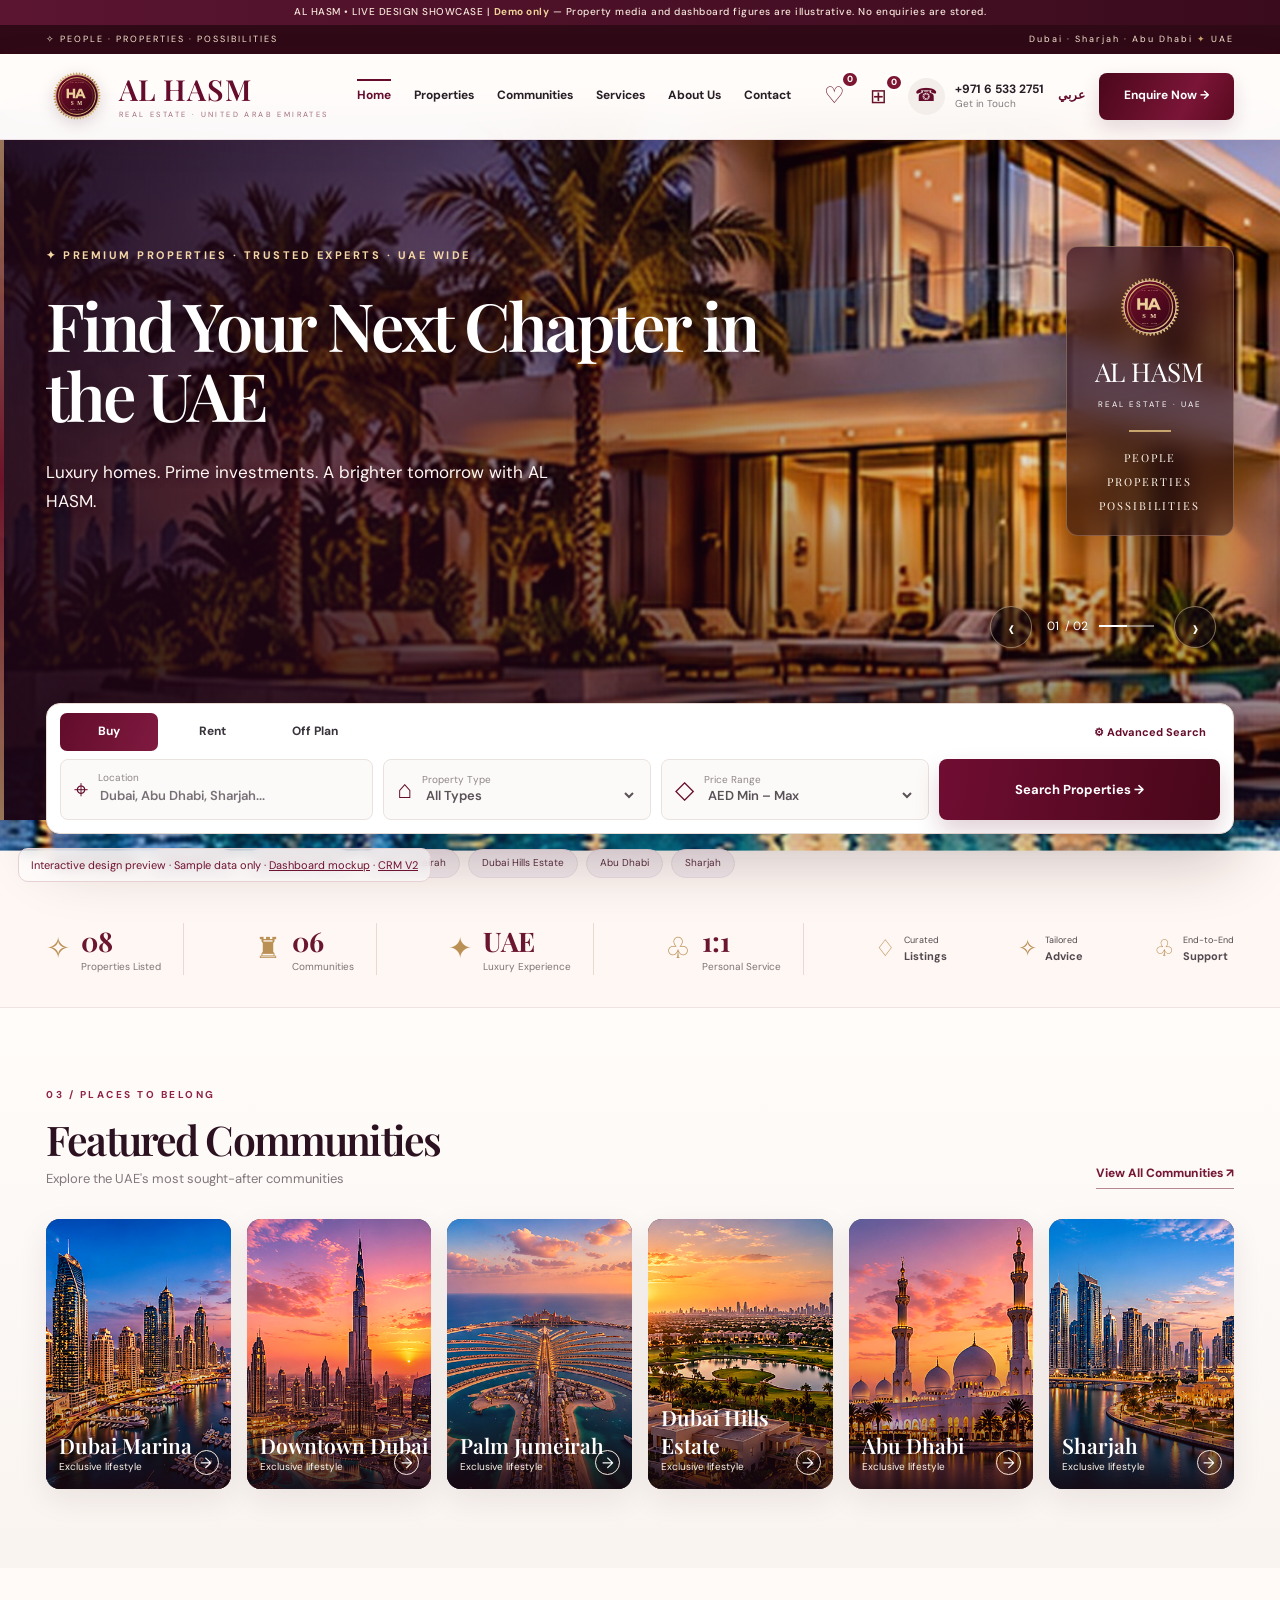
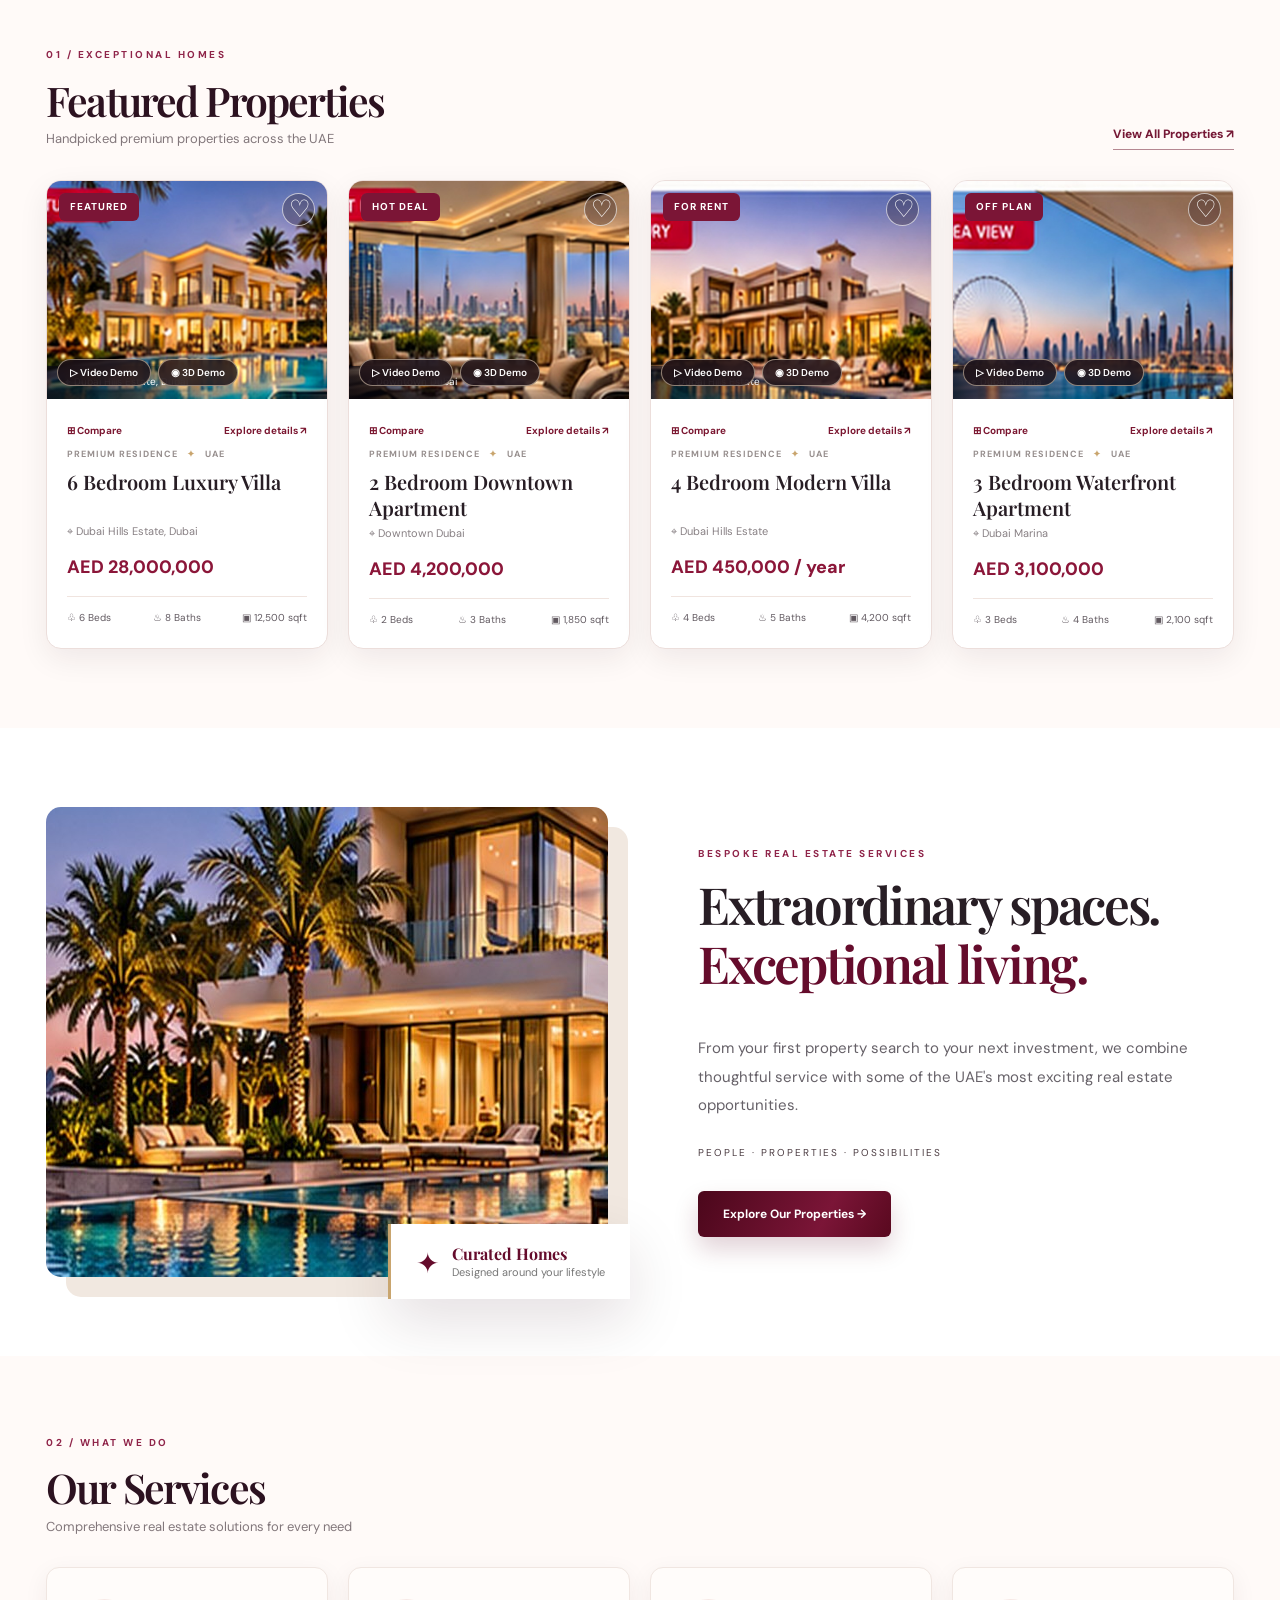
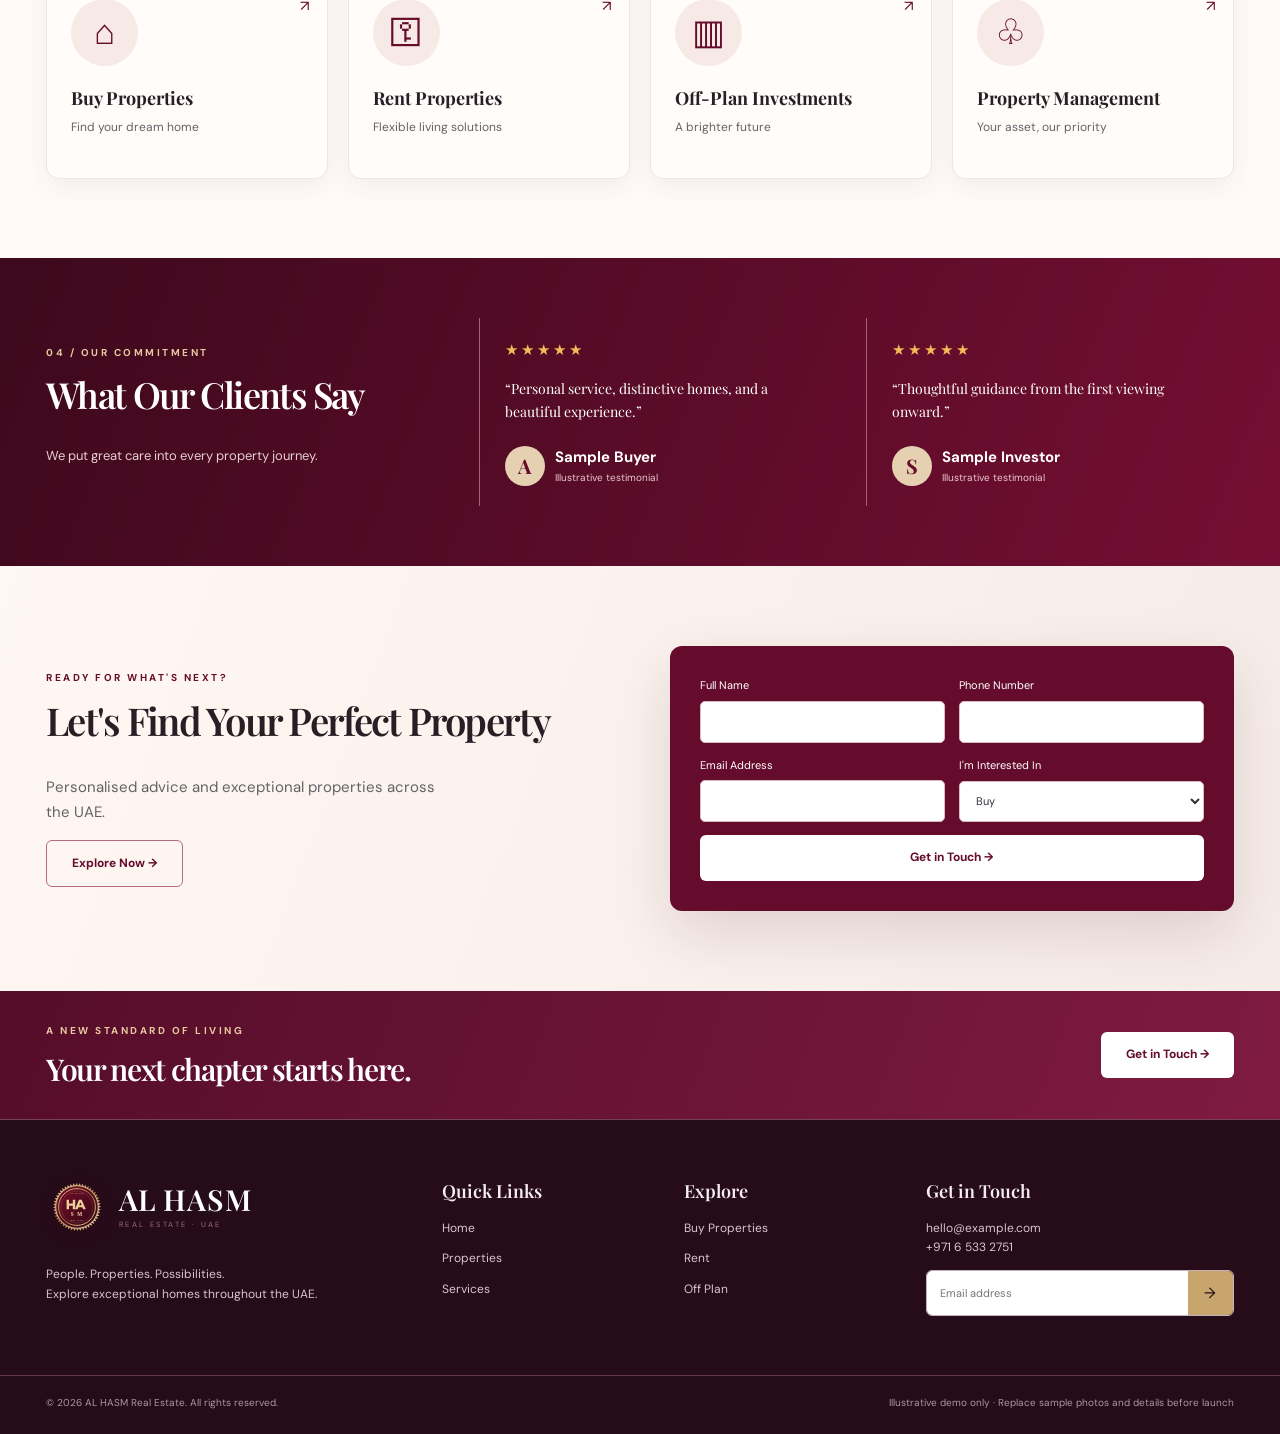
<file: index.html>
<!DOCTYPE html>
<html lang="en"><head><meta charset="utf-8"/><meta content="width=device-width,initial-scale=1" name="viewport"/><meta content="#590a21" name="theme-color"/><title>AL HASM · Home</title><link href="https://fonts.googleapis.com/css2?family=DM+Sans:wght@400;500;600;700&amp;family=Playfair+Display:wght@400;600;700&amp;display=swap" rel="stylesheet"/><link href="site.css" rel="stylesheet"/><link href="premium-v2.css" rel="stylesheet"/><link href="premium-v3.css" rel="stylesheet"/><link href="showcase-pages.css" rel="stylesheet"/><meta content="index,follow" name="robots"/><meta content="AL HASM Luxury Real Estate — UAE property website interactive design showcase. Static demonstration." name="description"/><link rel="stylesheet" href="github-polish.css?v=5.1"/></head><body data-compare-base="compare.html" data-locale="en" data-saved-base="saved.html"><div class="showcase-notice">AL HASM • LIVE DESIGN SHOWCASE  |  <strong>Demo only</strong> — Property media and dashboard figures are illustrative. No enquiries are stored.</div><div aria-hidden="true" id="reading-progress"></div><div class="topbar"><div class="wrap topbar-inner"><span>✧ PEOPLE · PROPERTIES · POSSIBILITIES</span><span>Dubai · Sharjah · Abu Dhabi <span class="gold-dot">✦</span> UAE</span></div></div><header class="site-header" id="site-header"><div class="wrap nav-inner"><a class="brand" href="index.html"><img src="logo.svg"/><span class="brand-text"><strong>AL HASM</strong><small>REAL ESTATE · UNITED ARAB EMIRATES</small></span></a><nav class="nav-links" id="primary-nav"><a class="active" href="index.html">Home</a><a class="" href="properties.html">Properties</a><a href="index.html#communities">Communities</a><a href="index.html#services">Services</a><a href="index.html#about">About Us</a><a href="index.html#contact">Contact</a></nav><div class="nav-actions"><a aria-label="Saved homes" class="collection-nav" data-saved-link="" href="saved.html" title="Saved Homes">♡ <span data-saved-count="">0</span></a><a class="collection-nav compare-nav" data-compare-link="" href="compare.html" title="Compare properties">⊞ <span data-compare-count="">0</span></a><div class="nav-phone"><span class="phone-disc">☎</span><span><b>+971 6 533 2751</b><small>Get in Touch</small></span></div><a class="lang-switch" href="index.html">عربي</a><a class="btn btn-primary nav-cta" href="index.html#contact">Enquire Now →</a><button aria-label="Menu" class="mobile-toggle" id="mobile-toggle">☰</button></div></div></header><div style="position:fixed;bottom:18px;left:18px;z-index:200;background:#fff9;border:1px solid #e6d1d5;padding:7px 12px;color:#6f1230;font-size:11px;border-radius:10px;backdrop-filter:blur(6px)">Interactive design preview · Sample data only · <a href="admin.html" style="text-decoration:underline">Dashboard mockup</a> · <a href="crm.html" style="text-decoration:underline">CRM V2</a></div><main><section class="hero hero-home" id="hero-slider"><div class="hero-bg hero-bg-a active" style="background-image:url('hero-dubai.jpg')"></div><div class="hero-bg hero-bg-b" style="background-image:url('villa-palm.jpg')"></div><div class="hero-shade"></div><div class="wrap hero-content"><div class="hero-copy"><div class="eyebrow hero-eyebrow">✦ PREMIUM PROPERTIES · TRUSTED EXPERTS · UAE WIDE</div><h1>Find Your Next Chapter in the UAE</h1><p>Luxury homes. Prime investments. A brighter tomorrow with AL HASM.</p></div><div class="hero-right-brand"><span class="handwritten">Live.<br/>Invest.<br/>Belong.</span><div class="hero-brand-panel"><img src="logo.svg"/><strong>AL HASM</strong><small>REAL ESTATE · UAE</small><i></i><span>PEOPLE</span><span>PROPERTIES</span><span>POSSIBILITIES</span></div></div></div><div class="hero-nav"><button data-slide-dir="-1">‹</button><div class="slide-progress"><span id="slide-count">01</span> / 02<i><b id="slide-bar"></b></i></div><button data-slide-dir="1">›</button></div><div class="hero-search wrap"><div class="search-panel reveal"><div class="search-tabs"><a class="current" data-type="buy" href="properties.html">Buy</a><a data-type="rent" href="properties.html">Rent</a><a data-type="offplan" href="properties.html">Off Plan</a><a class="advanced-link" href="properties.html">⚙ Advanced Search</a></div><form action="properties.html" class="search-fields" method="get"><label><span class="search-field-icon">⌖</span><span><small>Location</small><input name="location" placeholder="Dubai, Abu Dhabi, Sharjah..."/></span></label><label><span class="search-field-icon">⌂</span><span><small>Property Type</small><select name="property_type"><option value="">All Types</option><option value="villa">Villas</option><option value="apartment">Apartments</option><option value="townhouse">Townhouses</option></select></span></label><label><span class="search-field-icon">◇</span><span><small>Price Range</small><select name="max_price"><option value="">AED Min – Max</option><option value="5000000">Up to AED 5M</option><option value="10000000">Up to AED 10M</option></select></span></label><button class="btn btn-primary search-submit">Search Properties →</button></form></div><div class="popular-searches"><span>Popular Searches:</span><a href="properties.html">Dubai Marina</a><a href="properties.html">Downtown Dubai</a><a href="properties.html">Palm Jumeirah</a><a href="properties.html">Dubai Hills Estate</a><a href="properties.html">Abu Dhabi</a><a href="properties.html">Sharjah</a></div></div></section><section class="stats-strip"><div class="wrap stats-inner"><div class="stat-item"><span class="stat-icon">✧</span><div><strong>08</strong><small>Properties Listed</small></div></div><div class="stat-item"><span class="stat-icon">♜</span><div><strong>06</strong><small>Communities</small></div></div><div class="stat-item"><span class="stat-icon">✦</span><div><strong>UAE</strong><small>Luxury Experience</small></div></div><div class="stat-item"><span class="stat-icon">♧</span><div><strong>1:1</strong><small>Personal Service</small></div></div><div class="stat-trust">♢ <span>Curated<b>Listings</b></span></div><div class="stat-trust">✧ <span>Tailored<b>Advice</b></span></div><div class="stat-trust">♧ <span>End-to-End<b>Support</b></span></div></div></section><section class="section"><div class="wrap"><div class="section-heading"><div><span class="eyebrow burgundy-eyebrow">01 / EXCEPTIONAL HOMES</span><h2>Featured Properties</h2><p>Handpicked premium properties across the UAE</p></div><a class="view-link" href="properties.html">View All Properties ↗</a></div><div class="property-grid featured-grid"><article class="property-card reveal"><div class="property-image-wrap"><a href="property.html"><img alt="6 Bedroom Luxury Villa" loading="lazy" src="villa-modern.jpg"/></a><span class="property-badge">FEATURED</span><button class="fav-btn" data-favorite="1" title="Save">♡</button><button class="quick-view-trigger" data-baths="8" data-beds="6" data-href="property.html" data-id="1" data-image="villa-modern.jpg" data-location="Dubai Hills Estate, Dubai" data-name="6 Bedroom Luxury Villa" data-price="AED 28,000,000" data-quick-view="" data-size="12,500 sqft" type="button">⌕ <span>Quick View</span></button><span class="photo-location">⌖ Dubai Hills Estate, Dubai</span><div class="showcase-card-media"><button data-v4-caption="AL HASM · Illustrative property video" data-v4-demo="1" data-v4-video="5-bedroom-luxury-villa.mp4" type="button">▷ Video Demo</button><a href="tour.html">◉ 3D Demo</a></div></div><div class="property-content"><div class="property-card-actions"><button data-compare="1" type="button">⊞ Compare</button><a href="property.html">Explore details ↗</a></div><div class="card-meta">PREMIUM RESIDENCE <span class="gold-dot">✦</span> UAE</div><a href="property.html"><h3>6 Bedroom Luxury Villa</h3></a><div class="property-address">⌖ Dubai Hills Estate, Dubai</div><div class="property-price">AED 28,000,000</div><div class="property-features"><span>♧ 6 Beds</span><span>♨ 8 Baths</span><span>▣ 12,500 sqft</span></div></div></article><article class="property-card reveal"><div class="property-image-wrap"><a href="property.html"><img alt="2 Bedroom Downtown Apartment" loading="lazy" src="apartment-downtown.jpg"/></a><span class="property-badge">HOT DEAL</span><button class="fav-btn" data-favorite="2" title="Save">♡</button><button class="quick-view-trigger" data-baths="3" data-beds="2" data-href="property.html" data-id="2" data-image="apartment-downtown.jpg" data-location="Downtown Dubai" data-name="2 Bedroom Downtown Apartment" data-price="AED 4,200,000" data-quick-view="" data-size="1,850 sqft" type="button">⌕ <span>Quick View</span></button><span class="photo-location">⌖ Downtown Dubai</span><div class="showcase-card-media"><button data-v4-caption="AL HASM · Illustrative property video" data-v4-demo="1" data-v4-video="2-bedroom-downtown-apartment.mp4" type="button">▷ Video Demo</button><a href="tour.html">◉ 3D Demo</a></div></div><div class="property-content"><div class="property-card-actions"><button data-compare="2" type="button">⊞ Compare</button><a href="property.html">Explore details ↗</a></div><div class="card-meta">PREMIUM RESIDENCE <span class="gold-dot">✦</span> UAE</div><a href="property.html"><h3>2 Bedroom Downtown Apartment</h3></a><div class="property-address">⌖ Downtown Dubai</div><div class="property-price">AED 4,200,000</div><div class="property-features"><span>♧ 2 Beds</span><span>♨ 3 Baths</span><span>▣ 1,850 sqft</span></div></div></article><article class="property-card reveal"><div class="property-image-wrap"><a href="property.html"><img alt="4 Bedroom Modern Villa" loading="lazy" src="villa-hills.jpg"/></a><span class="property-badge">FOR RENT</span><button class="fav-btn" data-favorite="3" title="Save">♡</button><button class="quick-view-trigger" data-baths="5" data-beds="4" data-href="property.html" data-id="3" data-image="villa-hills.jpg" data-location="Dubai Hills Estate" data-name="4 Bedroom Modern Villa" data-price="AED 450,000 / year" data-quick-view="" data-size="4,200 sqft" type="button">⌕ <span>Quick View</span></button><span class="photo-location">⌖ Dubai Hills Estate</span><div class="showcase-card-media"><button data-v4-caption="AL HASM · Illustrative property video" data-v4-demo="1" data-v4-video="4-bedroom-modern-villa.mp4" type="button">▷ Video Demo</button><a href="tour.html">◉ 3D Demo</a></div></div><div class="property-content"><div class="property-card-actions"><button data-compare="3" type="button">⊞ Compare</button><a href="property.html">Explore details ↗</a></div><div class="card-meta">PREMIUM RESIDENCE <span class="gold-dot">✦</span> UAE</div><a href="property.html"><h3>4 Bedroom Modern Villa</h3></a><div class="property-address">⌖ Dubai Hills Estate</div><div class="property-price">AED 450,000 / year</div><div class="property-features"><span>♧ 4 Beds</span><span>♨ 5 Baths</span><span>▣ 4,200 sqft</span></div></div></article><article class="property-card reveal"><div class="property-image-wrap"><a href="property.html"><img alt="3 Bedroom Waterfront Apartment" loading="lazy" src="apartment-marina.jpg"/></a><span class="property-badge">OFF PLAN</span><button class="fav-btn" data-favorite="4" title="Save">♡</button><button class="quick-view-trigger" data-baths="4" data-beds="3" data-href="property.html" data-id="4" data-image="apartment-marina.jpg" data-location="Dubai Marina" data-name="3 Bedroom Waterfront Apartment" data-price="AED 3,100,000" data-quick-view="" data-size="2,100 sqft" type="button">⌕ <span>Quick View</span></button><span class="photo-location">⌖ Dubai Marina</span><div class="showcase-card-media"><button data-v4-caption="AL HASM · Illustrative property video" data-v4-demo="1" data-v4-video="3-bedroom-marina-penthouse.mp4" type="button">▷ Video Demo</button><a href="tour.html">◉ 3D Demo</a></div></div><div class="property-content"><div class="property-card-actions"><button data-compare="4" type="button">⊞ Compare</button><a href="property.html">Explore details ↗</a></div><div class="card-meta">PREMIUM RESIDENCE <span class="gold-dot">✦</span> UAE</div><a href="property.html"><h3>3 Bedroom Waterfront Apartment</h3></a><div class="property-address">⌖ Dubai Marina</div><div class="property-price">AED 3,100,000</div><div class="property-features"><span>♧ 3 Beds</span><span>♨ 4 Baths</span><span>▣ 2,100 sqft</span></div></div></article></div></div></section><section class="section lifestyle-section" id="about"><div class="wrap lifestyle-grid"><div class="lifestyle-photo reveal"><img src="villa-palm.jpg"/><div class="floating-card">✦ <span>Curated Homes<small>Designed around your lifestyle</small></span></div></div><div class="lifestyle-copy reveal"><span class="eyebrow burgundy-eyebrow">BESPOKE REAL ESTATE SERVICES</span><h2>Extraordinary spaces.<br/><em>Exceptional living.</em></h2><p>From your first property search to your next investment, we combine thoughtful service with some of the UAE's most exciting real estate opportunities.</p><div class="lifestyle-signature">PEOPLE · PROPERTIES · POSSIBILITIES</div><a class="btn btn-primary" href="properties.html">Explore Our Properties →</a></div></div></section><section class="section" id="services"><div class="wrap"><div class="section-heading"><div><span class="eyebrow burgundy-eyebrow">02 / WHAT WE DO</span><h2>Our Services</h2><p>Comprehensive real estate solutions for every need</p></div></div><div class="service-grid"><a class="service-card reveal" href="properties.html"><span class="service-icon">⌂</span><h3>Buy Properties</h3><p>Find your dream home</p><span class="service-arrow">↗</span></a><a class="service-card reveal" href="properties.html"><span class="service-icon">⚿</span><h3>Rent Properties</h3><p>Flexible living solutions</p><span class="service-arrow">↗</span></a><a class="service-card reveal" href="properties.html"><span class="service-icon">▥</span><h3>Off-Plan Investments</h3><p>A brighter future</p><span class="service-arrow">↗</span></a><a class="service-card reveal" href="properties.html"><span class="service-icon">♧</span><h3>Property Management</h3><p>Your asset, our priority</p><span class="service-arrow">↗</span></a></div></div></section><section class="section community-section" id="communities"><div class="wrap"><div class="section-heading"><div><span class="eyebrow burgundy-eyebrow">03 / PLACES TO BELONG</span><h2>Featured Communities</h2><p>Explore the UAE's most sought-after communities</p></div><a class="view-link" href="properties.html">View All Communities ↗</a></div><div class="communities-grid"><a class="community-card reveal" href="properties.html"><img loading="lazy" src="community-marina.jpg"/><span class="community-gradient"></span><span class="community-info"><b>Dubai Marina</b><small>Exclusive lifestyle</small></span><span class="community-circle">→</span></a><a class="community-card reveal" href="properties.html"><img loading="lazy" src="community-downtown.jpg"/><span class="community-gradient"></span><span class="community-info"><b>Downtown Dubai</b><small>Exclusive lifestyle</small></span><span class="community-circle">→</span></a><a class="community-card reveal" href="properties.html"><img loading="lazy" src="community-palm.jpg"/><span class="community-gradient"></span><span class="community-info"><b>Palm Jumeirah</b><small>Exclusive lifestyle</small></span><span class="community-circle">→</span></a><a class="community-card reveal" href="properties.html"><img loading="lazy" src="community-hills.jpg"/><span class="community-gradient"></span><span class="community-info"><b>Dubai Hills Estate</b><small>Exclusive lifestyle</small></span><span class="community-circle">→</span></a><a class="community-card reveal" href="properties.html"><img loading="lazy" src="community-abu-dhabi.jpg"/><span class="community-gradient"></span><span class="community-info"><b>Abu Dhabi</b><small>Exclusive lifestyle</small></span><span class="community-circle">→</span></a><a class="community-card reveal" href="properties.html"><img loading="lazy" src="community-sharjah.jpg"/><span class="community-gradient"></span><span class="community-info"><b>Sharjah</b><small>Exclusive lifestyle</small></span><span class="community-circle">→</span></a></div></div></section><section class="testimonial-section"><div class="wrap testimonials-layout"><div class="testimonial-heading"><span class="eyebrow muted">04 / OUR COMMITMENT</span><h2>What Our Clients Say</h2><p>We put great care into every property journey.</p></div><div class="testimonial-track"><blockquote class="testimonial-card"><div class="rating-stars">★★★★★</div><p>“Personal service, distinctive homes, and a beautiful experience.”</p><div class="testimonial-person"><span class="avatar">A</span><div><b>Sample Buyer</b><small>Illustrative testimonial</small></div></div></blockquote><blockquote class="testimonial-card"><div class="rating-stars">★★★★★</div><p>“Thoughtful guidance from the first viewing onward.”</p><div class="testimonial-person"><span class="avatar">S</span><div><b>Sample Investor</b><small>Illustrative testimonial</small></div></div></blockquote></div></div></section><section class="contact-band" id="contact"><div class="wrap contact-band-grid"><div><span class="eyebrow">READY FOR WHAT'S NEXT?</span><h2>Let's Find Your Perfect Property</h2><p>Personalised advice and exceptional properties across the UAE.</p><a class="btn btn-outline" href="properties.html">Explore Now →</a></div><form class="contact-form-on-dark" onsubmit="event.preventDefault();alert('Design preview — use the Laravel site to submit an enquiry.')"><div class="form-row"><label><span>Full Name</span><input required=""/></label><label><span>Phone Number</span><input required=""/></label></div><div class="form-row"><label><span>Email Address</span><input type="email"/></label><label><span>I'm Interested In</span><select><option>Buy</option><option>Rent</option><option>Off Plan</option></select></label></div><button class="btn btn-light">Get in Touch →</button></form></div></section></main><footer class="site-footer"><div class="footer-intro"><div class="wrap footer-intro-inner"><div><span class="eyebrow muted">A NEW STANDARD OF LIVING</span><h2>Your next chapter starts here.</h2></div><a class="btn btn-light" href="index.html#contact">Get in Touch →</a></div></div><div class="wrap footer-content"><div class="footer-brand"><a class="brand brand-white" href="index.html"><img src="logo.svg"/><span class="brand-text"><strong>AL HASM</strong><small>REAL ESTATE · UAE</small></span></a><p>People. Properties. Possibilities.<br/>Explore exceptional homes throughout the UAE.</p></div><div><h4>Quick Links</h4><a href="index.html">Home</a><a href="properties.html">Properties</a><a href="index.html#services">Services</a></div><div><h4>Explore</h4><a href="properties.html">Buy Properties</a><a href="properties.html">Rent</a><a href="properties.html">Off Plan</a></div><div><h4>Get in Touch</h4><p>hello@example.com<br/>+971 6 533 2751</p><div class="newsletter-form"><input placeholder="Email address" type="email"/><button onclick="alert('Preview mode: use the Laravel site to submit.')">→</button></div></div></div><div class="wrap copyright"><span>© 2026 AL HASM Real Estate. All rights reserved.</span><span>Illustrative demo only · Replace sample photos and details before launch</span></div></footer><div class="compare-tray" hidden="" id="compare-tray"><div class="compare-tray-inner"><div class="compare-tray-icon">⊞</div><div><strong>Compare your shortlist</strong><small><span data-tray-count="">0</span> / 3</small></div><a class="tray-action" data-compare-link="" href="compare.html">View Comparison →</a><button aria-label="Clear" id="clear-comparison" type="button">×</button></div></div><dialog aria-labelledby="quick-dialog-title" class="quick-view-dialog" id="quick-view-dialog"><button aria-label="Close" class="quick-close" id="quick-dialog-close">×</button><div class="quick-dialog-layout"><img alt="" id="quick-dialog-img"/><div class="quick-dialog-content"><div class="eyebrow burgundy-eyebrow">AL HASM / PROPERTY PREVIEW</div><h2 id="quick-dialog-title"></h2><span class="quick-location" id="quick-dialog-location"></span><strong class="quick-price" id="quick-dialog-price"></strong><div class="quick-facts" id="quick-dialog-facts"></div><a class="btn btn-primary" href="property.html" id="quick-dialog-link">Discover Property ↗</a></div></div></dialog><script defer="" src="site.js"></script><script defer="" src="premium-v2.js"></script><dialog id="v4-video-dialog"><div class="showcase-video-header"><h2 id="v4-video-title">Property Video</h2><button data-v4-close="" type="button">×</button></div><div id="v4-video-container"></div><small id="v4-video-disclosure">Illustrative animated slideshow, not verified footage of this property.</small></dialog><script defer="True" src="media-v4.js"></script><script defer="True" src="showcase-pages.js"></script><script>document.addEventListener('DOMContentLoaded',function(){var c=document.getElementById('communities');var p=document.querySelector('.featured-grid');if(c&&p){var ps=p.closest('section');if(ps&&ps.parentNode)ps.parentNode.insertBefore(c,ps);} });</script></body></html>
</file>
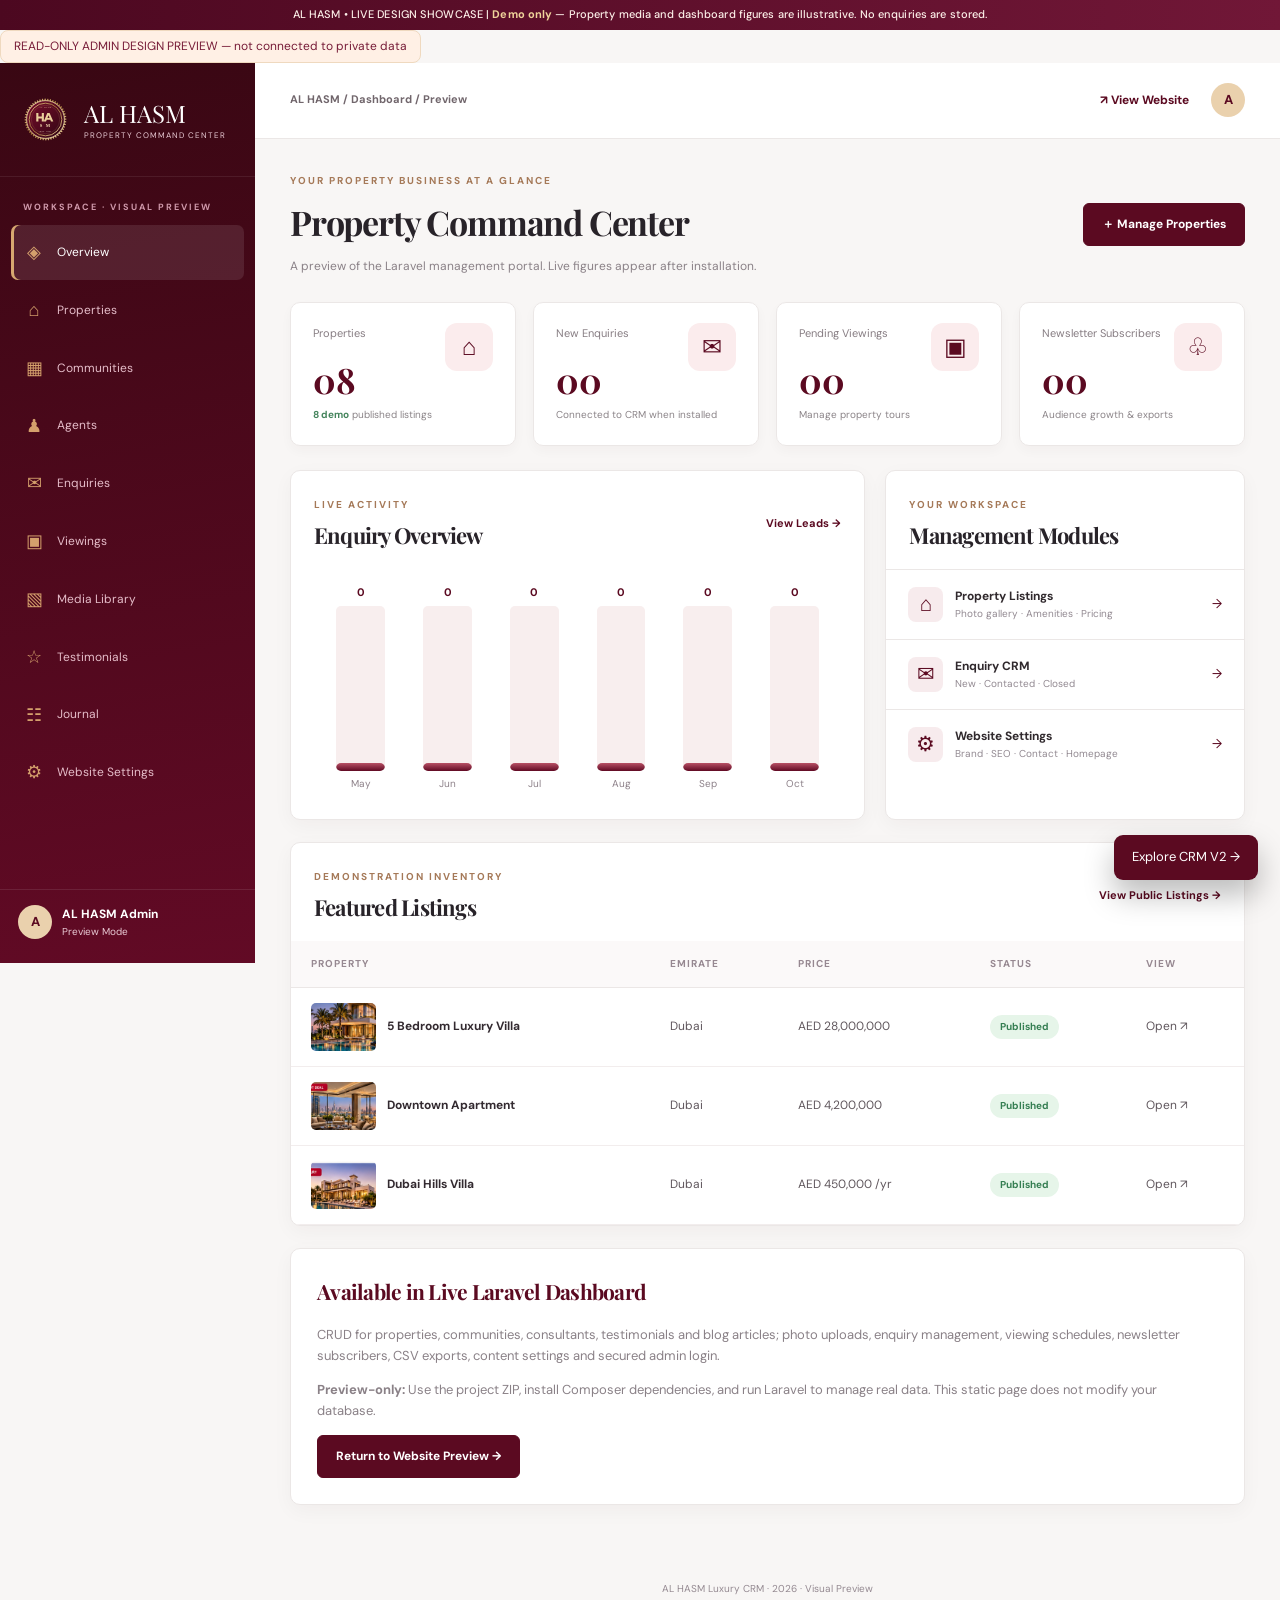
<file: admin.html>
<!DOCTYPE html>
<html lang="en"><head><meta charset="utf-8"/><meta content="width=device-width,initial-scale=1" name="viewport"/><title>AL HASM · Dashboard Preview</title><link href="https://fonts.googleapis.com/css2?family=DM+Sans:wght@400;500;600;700;800&amp;family=Playfair+Display:wght@500;600;700&amp;display=swap" rel="stylesheet"/><link href="admin.css" rel="stylesheet"/><link href="showcase-pages.css" rel="stylesheet"/><meta content="noindex,nofollow" name="robots"/><meta content="AL HASM Luxury Real Estate — UAE property website interactive design showcase. Static demonstration." name="description"/></head><body><div class="showcase-notice">AL HASM • LIVE DESIGN SHOWCASE  |  <strong>Demo only</strong> — Property media and dashboard figures are illustrative. No enquiries are stored.</div><div class="showcase-demo-tag">READ-ONLY ADMIN DESIGN PREVIEW — not connected to private data</div><div class="admin-app"><aside class="admin-side" id="admin-side"><div class="admin-logo"><img src="logo.svg"/><span><b>AL HASM</b><small>PROPERTY COMMAND CENTER</small></span></div><div class="side-separator">WORKSPACE · VISUAL PREVIEW</div><nav><a class="selected" href="#overview"><span class="nav-glyph">◈</span>Overview</a><a href="#properties"><span class="nav-glyph">⌂</span>Properties</a><a href="#communities"><span class="nav-glyph">▦</span>Communities</a><a href="#agents"><span class="nav-glyph">♟</span>Agents</a><a href="#leads"><span class="nav-glyph">✉</span>Enquiries</a><a href="#viewings"><span class="nav-glyph">▣</span>Viewings</a><a href="#media"><span class="nav-glyph">▧</span>Media Library</a><a href="#reviews"><span class="nav-glyph">☆</span>Testimonials</a><a href="#journal"><span class="nav-glyph">☷</span>Journal</a><a href="#settings"><span class="nav-glyph">⚙</span>Website Settings</a></nav><div class="side-bottom"><div class="side-user"><span>A</span><div><b>AL HASM Admin</b><small>Preview Mode</small></div></div></div></aside><div class="admin-main"><header class="admin-topbar"><div class="admin-bread"><button id="admin-mobile-menu">☰</button><span>AL HASM / Dashboard / Preview</span></div><div class="top-right"><a href="index.html">↗ View Website</a><span class="admin-top-avatar">A</span></div></header><main class="admin-page" id="overview"><div class="admin-heading"><div><div class="admin-eyebrow">YOUR PROPERTY BUSINESS AT A GLANCE</div><h1>Property Command Center</h1><p>A preview of the Laravel management portal. Live figures appear after installation.</p></div><a class="admin-btn primary" href="#properties">＋ Manage Properties</a></div><div class="metric-grid"><div class="metric"><span>⌂</span><small>Properties</small><strong>08</strong><div><b>8 demo</b> published listings</div></div><div class="metric"><span>✉</span><small>New Enquiries</small><strong>00</strong><div>Connected to CRM when installed</div></div><div class="metric"><span>▣</span><small>Pending Viewings</small><strong>00</strong><div>Manage property tours</div></div><div class="metric"><span>♧</span><small>Newsletter Subscribers</small><strong>00</strong><div>Audience growth &amp; exports</div></div></div><div class="admin-dashboard-grid"><section class="admin-card"><div class="admin-card-header"><div><span class="admin-eyebrow">LIVE ACTIVITY</span><h2>Enquiry Overview</h2></div><a href="#leads">View Leads →</a></div><div class="chart-bars"><div class="chart-col"><span>0</span><div class="chart-bar-track"><div class="chart-bar-fill" style="height:5%"></div></div><small>May</small></div><div class="chart-col"><span>0</span><div class="chart-bar-track"><div class="chart-bar-fill" style="height:5%"></div></div><small>Jun</small></div><div class="chart-col"><span>0</span><div class="chart-bar-track"><div class="chart-bar-fill" style="height:5%"></div></div><small>Jul</small></div><div class="chart-col"><span>0</span><div class="chart-bar-track"><div class="chart-bar-fill" style="height:5%"></div></div><small>Aug</small></div><div class="chart-col"><span>0</span><div class="chart-bar-track"><div class="chart-bar-fill" style="height:5%"></div></div><small>Sep</small></div><div class="chart-col"><span>0</span><div class="chart-bar-track"><div class="chart-bar-fill" style="height:5%"></div></div><small>Oct</small></div></div></section><section class="admin-card"><div class="admin-card-header"><div><span class="admin-eyebrow">YOUR WORKSPACE</span><h2>Management Modules</h2></div></div><a class="quick-action" href="#properties"><span>⌂</span><div><b>Property Listings</b><small>Photo gallery · Amenities · Pricing</small></div>→</a><a class="quick-action" href="#leads"><span>✉</span><div><b>Enquiry CRM</b><small>New · Contacted · Closed</small></div>→</a><a class="quick-action" href="#settings"><span>⚙</span><div><b>Website Settings</b><small>Brand · SEO · Contact · Homepage</small></div>→</a></section></div><section class="admin-card" id="properties"><div class="admin-card-header"><div><span class="admin-eyebrow">DEMONSTRATION INVENTORY</span><h2>Featured Listings</h2></div><a href="properties.html">View Public Listings →</a></div><div class="table-scroll"><table class="admin-table"><thead><tr><th>Property</th><th>Emirate</th><th>Price</th><th>Status</th><th>View</th></tr></thead><tbody><tr><td><div class="table-property"><img src="villa-palm.jpg"/><b>5 Bedroom Luxury Villa</b></div></td><td>Dubai</td><td>AED 28,000,000</td><td><span class="status closed">Published</span></td><td><a href="property.html">Open ↗</a></td></tr><tr><td><div class="table-property"><img src="apartment-downtown.jpg"/><b>Downtown Apartment</b></div></td><td>Dubai</td><td>AED 4,200,000</td><td><span class="status closed">Published</span></td><td><a href="property.html">Open ↗</a></td></tr><tr><td><div class="table-property"><img src="villa-hills.jpg"/><b>Dubai Hills Villa</b></div></td><td>Dubai</td><td>AED 450,000 /yr</td><td><span class="status closed">Published</span></td><td><a href="properties.html">Open ↗</a></td></tr></tbody></table></div></section><div class="admin-card edit-card" id="settings"><h2>Available in Live Laravel Dashboard</h2><p>CRUD for properties, communities, consultants, testimonials and blog articles; photo uploads, enquiry management, viewing schedules, newsletter subscribers, CSV exports, content settings and secured admin login.</p><p><b>Preview-only:</b> Use the project ZIP, install Composer dependencies, and run Laravel to manage real data. This static page does not modify your database.</p><a class="admin-btn primary" href="index.html">Return to Website Preview →</a></div></main><footer class="admin-footer">AL HASM Luxury CRM · 2026 · Visual Preview</footer></div></div><script defer="" src="admin.js"></script><a href="crm.html" style="position:fixed;right:22px;bottom:20px;background:#5b0a21;color:white;padding:12px 18px;box-shadow:0 15px 30px #0004;border-radius:9px;z-index:50;text-decoration:none">Explore CRM V2 →</a></body></html>
</file>
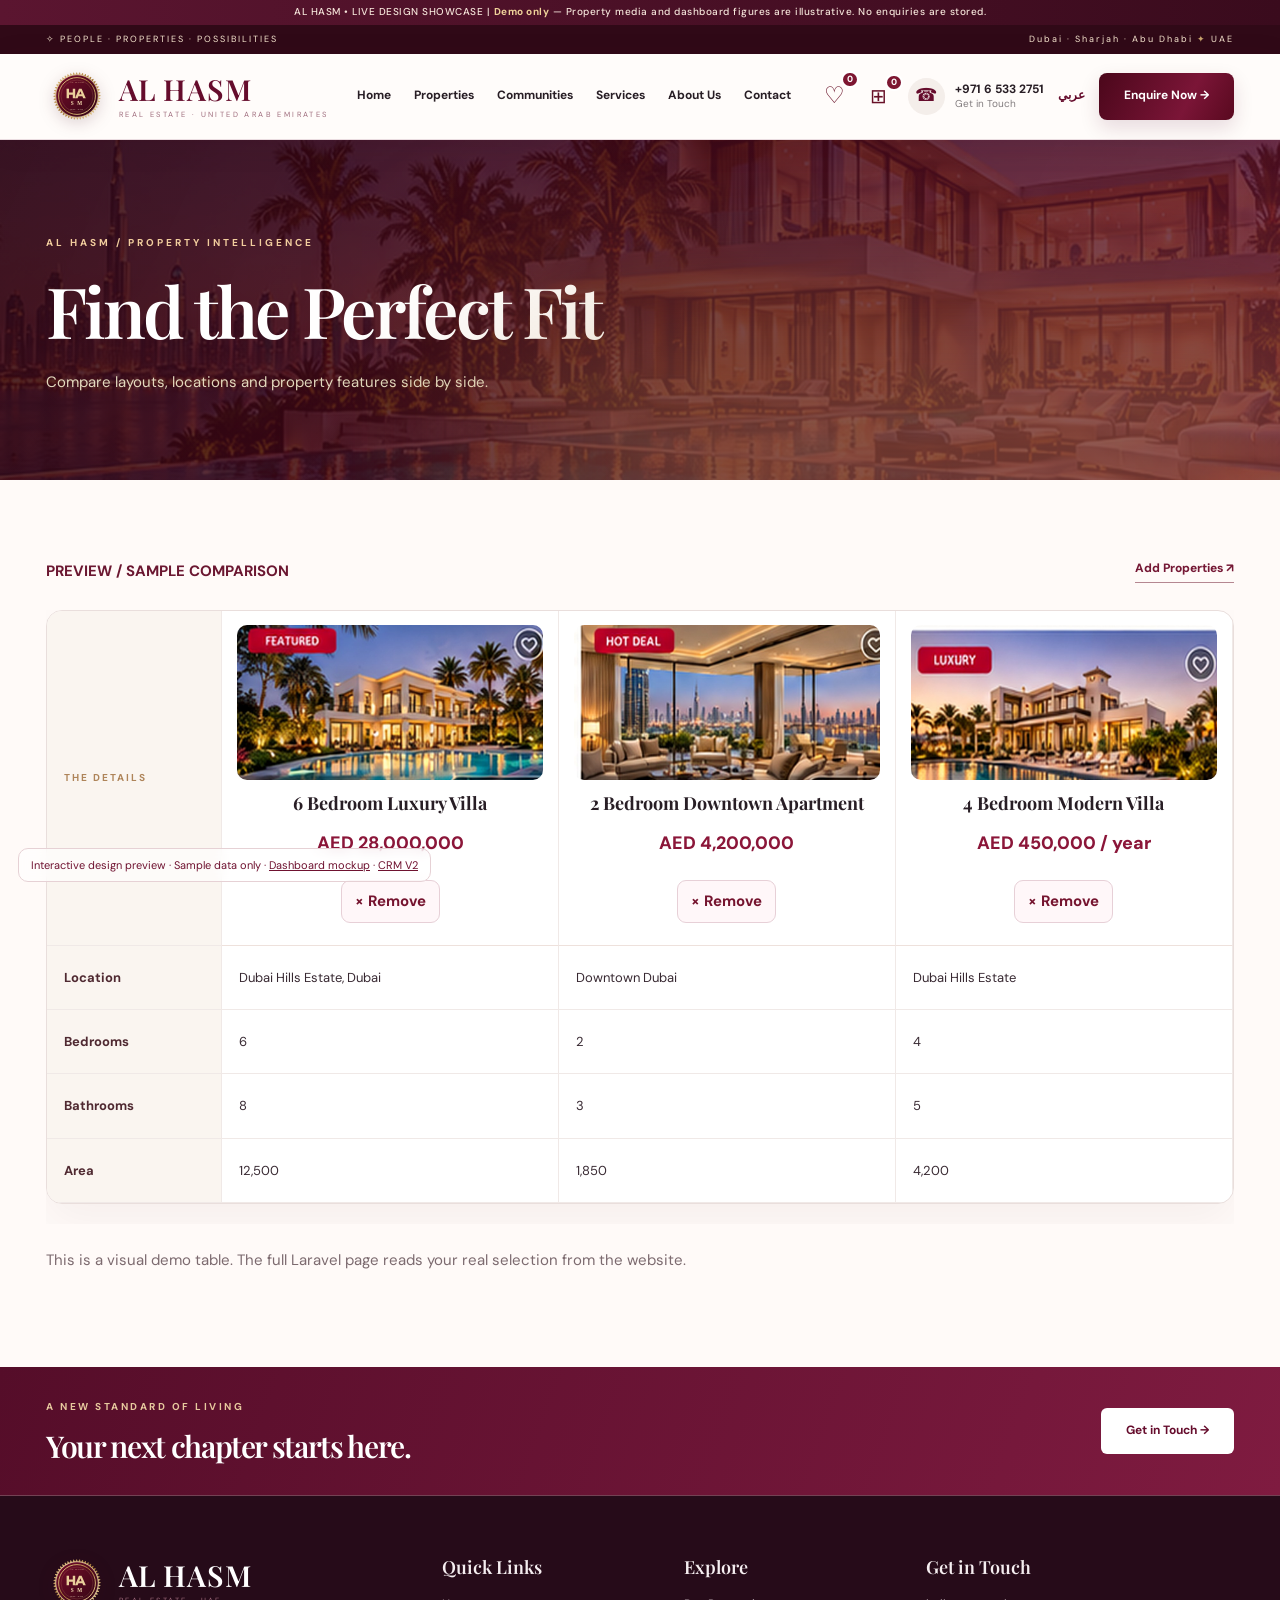
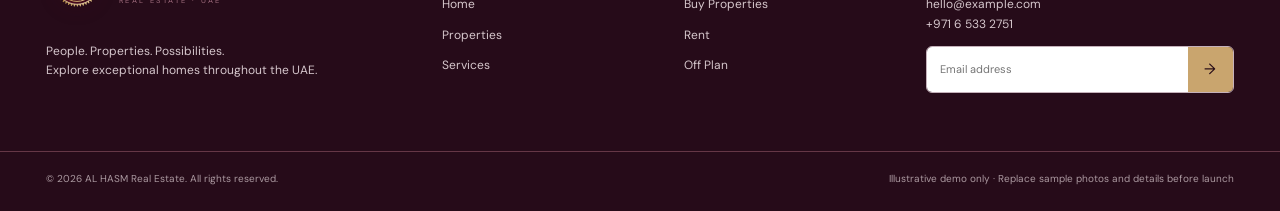
<file: compare.html>
<!DOCTYPE html>
<html lang="en"><head><meta charset="utf-8"/><meta content="width=device-width,initial-scale=1" name="viewport"/><meta content="#590a21" name="theme-color"/><title>AL HASM · Compare</title><link href="https://fonts.googleapis.com/css2?family=DM+Sans:wght@400;500;600;700&amp;family=Playfair+Display:wght@400;600;700&amp;display=swap" rel="stylesheet"/><link href="site.css" rel="stylesheet"/><link href="premium-v2.css" rel="stylesheet"/><link href="premium-v3.css" rel="stylesheet"/><link href="showcase-pages.css" rel="stylesheet"/><meta content="index,follow" name="robots"/><meta content="AL HASM Luxury Real Estate — UAE property website interactive design showcase. Static demonstration." name="description"/><link rel="stylesheet" href="github-polish.css?v=5.1"/></head><body data-compare-base="compare.html" data-locale="en" data-saved-base="saved.html"><div class="showcase-notice">AL HASM • LIVE DESIGN SHOWCASE  |  <strong>Demo only</strong> — Property media and dashboard figures are illustrative. No enquiries are stored.</div><div aria-hidden="true" id="reading-progress"></div><div class="topbar"><div class="wrap topbar-inner"><span>✧ PEOPLE · PROPERTIES · POSSIBILITIES</span><span>Dubai · Sharjah · Abu Dhabi <span class="gold-dot">✦</span> UAE</span></div></div><header class="site-header" id="site-header"><div class="wrap nav-inner"><a class="brand" href="index.html"><img src="logo.svg"/><span class="brand-text"><strong>AL HASM</strong><small>REAL ESTATE · UNITED ARAB EMIRATES</small></span></a><nav class="nav-links" id="primary-nav"><a class="" href="index.html">Home</a><a class="" href="properties.html">Properties</a><a href="index.html#communities">Communities</a><a href="index.html#services">Services</a><a href="index.html#about">About Us</a><a href="index.html#contact">Contact</a></nav><div class="nav-actions"><a aria-label="Saved homes" class="collection-nav" data-saved-link="" href="saved.html" title="Saved Homes">♡ <span data-saved-count="">0</span></a><a class="collection-nav compare-nav" data-compare-link="" href="compare.html" title="Compare properties">⊞ <span data-compare-count="">0</span></a><div class="nav-phone"><span class="phone-disc">☎</span><span><b>+971 6 533 2751</b><small>Get in Touch</small></span></div><a class="lang-switch" href="index.html">عربي</a><a class="btn btn-primary nav-cta" href="index.html#contact">Enquire Now →</a><button aria-label="Menu" class="mobile-toggle" id="mobile-toggle">☰</button></div></div></header><div style="position:fixed;bottom:18px;left:18px;z-index:200;background:#fff9;border:1px solid #e6d1d5;padding:7px 12px;color:#6f1230;font-size:11px;border-radius:10px;backdrop-filter:blur(6px)">Interactive design preview · Sample data only · <a href="admin.html" style="text-decoration:underline">Dashboard mockup</a> · <a href="crm.html" style="text-decoration:underline">CRM V2</a></div><main><section class="collection-hero"><div class="wrap"><span class="eyebrow">AL HASM / PROPERTY INTELLIGENCE</span><h1>Find the Perfect Fit</h1><p>Compare layouts, locations and property features side by side.</p></div></section><section class="section"><div class="wrap"><div class="collection-top"><b>PREVIEW / SAMPLE COMPARISON</b><a class="view-link" href="properties.html">Add Properties ↗</a></div><div class="compare-scroll"><div class="comparison-table" style="--compare-count:3"><div class="comparison-label comparison-head">THE DETAILS</div><div class="comparison-property"><a href="property.html"><img src="villa-modern.jpg"/><h3>6 Bedroom Luxury Villa</h3></a><div class="property-price">AED 28,000,000</div><button class="compare-remove" data-compare="1" type="button">× Remove</button></div><div class="comparison-property"><a href="property.html"><img src="apartment-downtown.jpg"/><h3>2 Bedroom Downtown Apartment</h3></a><div class="property-price">AED 4,200,000</div><button class="compare-remove" data-compare="2" type="button">× Remove</button></div><div class="comparison-property"><a href="property.html"><img src="villa-hills.jpg"/><h3>4 Bedroom Modern Villa</h3></a><div class="property-price">AED 450,000 / year</div><button class="compare-remove" data-compare="3" type="button">× Remove</button></div><div class="comparison-label">Location</div><div class="comparison-value">Dubai Hills Estate, Dubai</div><div class="comparison-value">Downtown Dubai</div><div class="comparison-value">Dubai Hills Estate</div><div class="comparison-label">Bedrooms</div><div class="comparison-value">6</div><div class="comparison-value">2</div><div class="comparison-value">4</div><div class="comparison-label">Bathrooms</div><div class="comparison-value">8</div><div class="comparison-value">3</div><div class="comparison-value">5</div><div class="comparison-label">Area</div><div class="comparison-value">12,500</div><div class="comparison-value">1,850</div><div class="comparison-value">4,200</div></div></div><p style="padding-top:24px;color:#7c6a6f">This is a visual demo table. The full Laravel page reads your real selection from the website.</p></div></section></main><footer class="site-footer"><div class="footer-intro"><div class="wrap footer-intro-inner"><div><span class="eyebrow muted">A NEW STANDARD OF LIVING</span><h2>Your next chapter starts here.</h2></div><a class="btn btn-light" href="index.html#contact">Get in Touch →</a></div></div><div class="wrap footer-content"><div class="footer-brand"><a class="brand brand-white" href="index.html"><img src="logo.svg"/><span class="brand-text"><strong>AL HASM</strong><small>REAL ESTATE · UAE</small></span></a><p>People. Properties. Possibilities.<br/>Explore exceptional homes throughout the UAE.</p></div><div><h4>Quick Links</h4><a href="index.html">Home</a><a href="properties.html">Properties</a><a href="index.html#services">Services</a></div><div><h4>Explore</h4><a href="properties.html">Buy Properties</a><a href="properties.html">Rent</a><a href="properties.html">Off Plan</a></div><div><h4>Get in Touch</h4><p>hello@example.com<br/>+971 6 533 2751</p><div class="newsletter-form"><input placeholder="Email address" type="email"/><button onclick="alert('Preview mode: use the Laravel site to submit.')">→</button></div></div></div><div class="wrap copyright"><span>© 2026 AL HASM Real Estate. All rights reserved.</span><span>Illustrative demo only · Replace sample photos and details before launch</span></div></footer><div class="compare-tray" hidden="" id="compare-tray"><div class="compare-tray-inner"><div class="compare-tray-icon">⊞</div><div><strong>Compare your shortlist</strong><small><span data-tray-count="">0</span> / 3</small></div><a class="tray-action" data-compare-link="" href="compare.html">View Comparison →</a><button aria-label="Clear" id="clear-comparison" type="button">×</button></div></div><dialog aria-labelledby="quick-dialog-title" class="quick-view-dialog" id="quick-view-dialog"><button aria-label="Close" class="quick-close" id="quick-dialog-close">×</button><div class="quick-dialog-layout"><img alt="" id="quick-dialog-img"/><div class="quick-dialog-content"><div class="eyebrow burgundy-eyebrow">AL HASM / PROPERTY PREVIEW</div><h2 id="quick-dialog-title"></h2><span class="quick-location" id="quick-dialog-location"></span><strong class="quick-price" id="quick-dialog-price"></strong><div class="quick-facts" id="quick-dialog-facts"></div><a class="btn btn-primary" href="property.html" id="quick-dialog-link">Discover Property ↗</a></div></div></dialog><script defer="" src="site.js"></script><script defer="" src="premium-v2.js"></script><dialog id="v4-video-dialog"><div class="showcase-video-header"><h2 id="v4-video-title">Property Video</h2><button data-v4-close="" type="button">×</button></div><div id="v4-video-container"></div><small id="v4-video-disclosure">Illustrative animated slideshow, not verified footage of this property.</small></dialog><script defer="True" src="media-v4.js"></script><script defer="True" src="showcase-pages.js"></script></body></html>
</file>
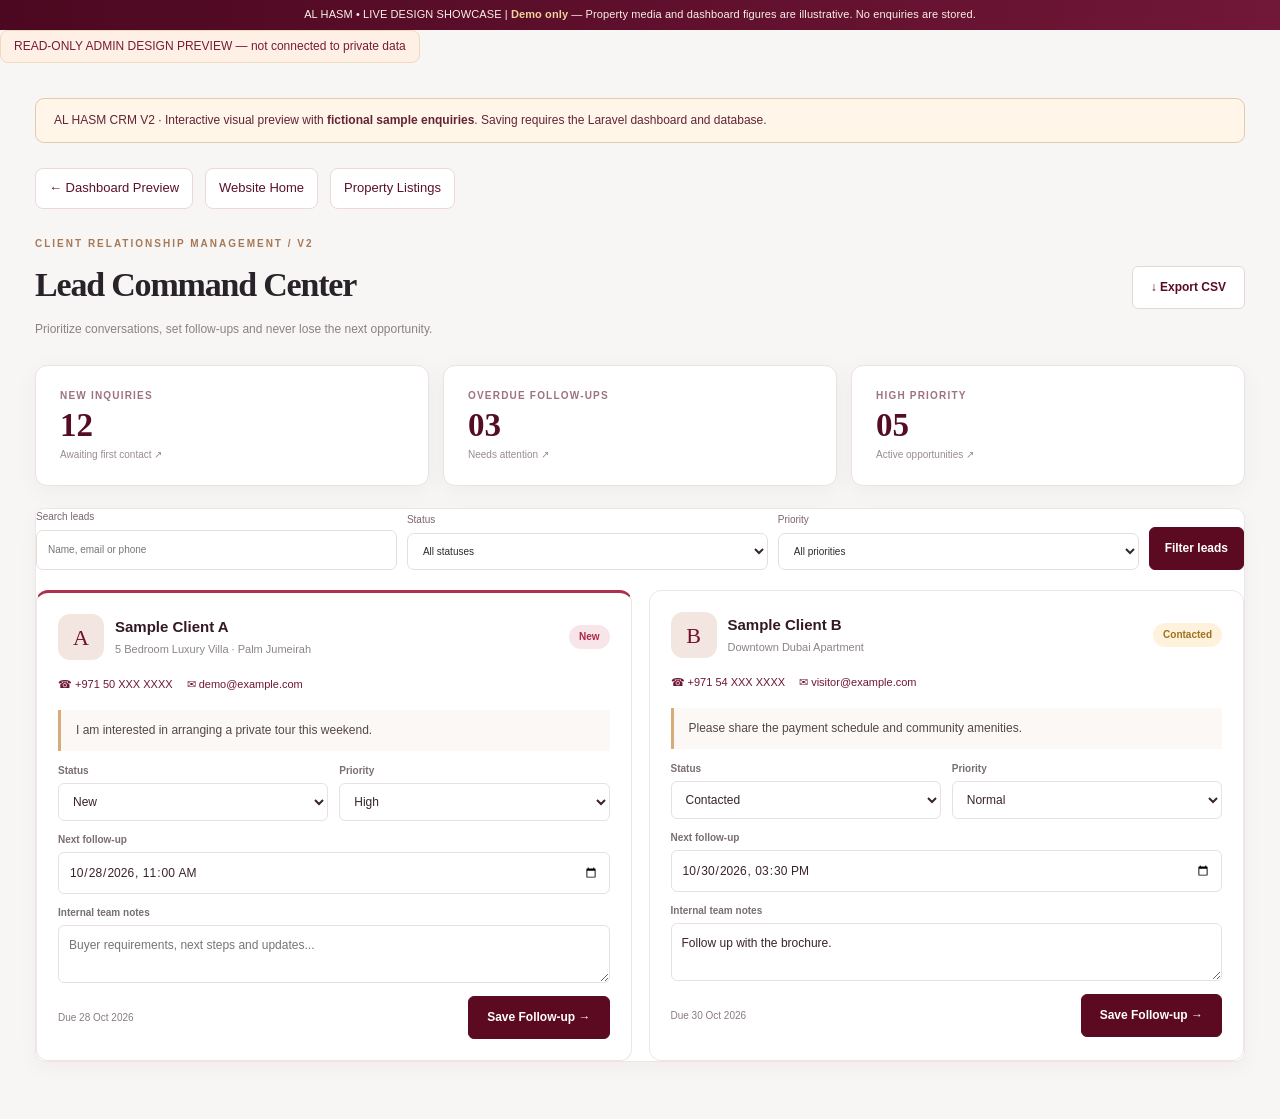
<file: crm.html>
<!DOCTYPE html>
<html lang="en"><head><meta charset="utf-8"/><meta content="width=device-width,initial-scale=1" name="viewport"/><title>AL HASM — CRM V2 Design Preview</title><link href="admin.css" rel="stylesheet"/><link href="admin-v2.css" rel="stylesheet"/><style>.crm-wrap{max-width:1250px;margin:auto;padding:35px 20px}.preview-banner{margin:0 0 25px;padding:12px 18px;background:#fff6e9;border:1px solid #e2caaa;color:#642334;font-size:12px;border-radius:9px}.crm-nav{display:flex;gap:12px;flex-wrap:wrap;margin-bottom:27px}.crm-nav a{color:#5b112c;background:#fff;border:1px solid #ecd7da;padding:9px 13px;border-radius:8px}</style><link href="showcase-pages.css" rel="stylesheet"/><meta content="noindex,nofollow" name="robots"/><meta content="AL HASM Luxury Real Estate — UAE property website interactive design showcase. Static demonstration." name="description"/></head><body><div class="showcase-notice">AL HASM • LIVE DESIGN SHOWCASE  |  <strong>Demo only</strong> — Property media and dashboard figures are illustrative. No enquiries are stored.</div><div class="showcase-demo-tag">READ-ONLY ADMIN DESIGN PREVIEW — not connected to private data</div><main class="crm-wrap"><div class="preview-banner">AL HASM CRM V2 · Interactive visual preview with <strong>fictional sample enquiries</strong>. Saving requires the Laravel dashboard and database.</div><div class="crm-nav"><a href="admin.html">← Dashboard Preview</a><a href="index.html">Website Home</a><a href="properties.html">Property Listings</a></div><div class="admin-heading"><div><div class="admin-eyebrow">CLIENT RELATIONSHIP MANAGEMENT / V2</div><h1>Lead Command Center</h1><p>Prioritize conversations, set follow-ups and never lose the next opportunity.</p></div><span class="admin-btn secondary">↓ Export CSV</span></div><div class="lead-kpis"><a href="#leads"><span>NEW INQUIRIES</span><strong>12</strong><small>Awaiting first contact ↗</small></a><a href="#leads"><span>OVERDUE FOLLOW-UPS</span><strong>03</strong><small>Needs attention ↗</small></a><a href="#leads"><span>HIGH PRIORITY</span><strong>05</strong><small>Active opportunities ↗</small></a></div><section class="admin-card" id="leads"><form class="lead-filter-bar" onsubmit="event.preventDefault();alert('Design preview — controls are active in the Laravel version.')"><label>Search leads<input placeholder="Name, email or phone"/></label><label>Status<select><option>All statuses</option><option>New</option><option>Contacted</option><option>Closed</option></select></label><label>Priority<select><option>All priorities</option><option>High</option><option>Normal</option><option>Low</option></select></label><button class="admin-btn primary">Filter leads</button></form><div class="lead-cards">
<article class="lead-card urgent"><div class="lead-card-top"><div class="lead-avatar">A</div><div class="lead-name"><h3>Sample Client A</h3><small>5 Bedroom Luxury Villa · Palm Jumeirah</small></div><span class="status new">New</span></div><div class="lead-contact"><a href="#">☎ +971 50 XXX XXXX</a><a href="#">✉ demo@example.com</a></div><p class="lead-message">I am interested in arranging a private tour this weekend.</p><form class="lead-workflow-form" onsubmit="event.preventDefault();alert('Preview only. Actual data is saved in Laravel.')"><div class="lead-edit-grid"><label>Status<select><option>New</option><option>Contacted</option><option>Closed</option></select></label><label>Priority<select><option>High</option><option>Normal</option><option>Low</option></select></label></div><label>Next follow-up<input type="datetime-local" value="2026-10-28T11:00"/></label><label>Internal team notes<textarea placeholder="Buyer requirements, next steps and updates..." rows="2"></textarea></label><div class="lead-footer"><span>Due 28 Oct 2026</span><button class="admin-btn primary">Save Follow-up →</button></div></form></article>
<article class="lead-card"><div class="lead-card-top"><div class="lead-avatar">B</div><div class="lead-name"><h3>Sample Client B</h3><small>Downtown Dubai Apartment</small></div><span class="status contacted">Contacted</span></div><div class="lead-contact"><a href="#">☎ +971 54 XXX XXXX</a><a href="#">✉ visitor@example.com</a></div><p class="lead-message">Please share the payment schedule and community amenities.</p><form class="lead-workflow-form" onsubmit="event.preventDefault();alert('Preview only. Actual data is saved in Laravel.')"><div class="lead-edit-grid"><label>Status<select><option>Contacted</option><option>New</option><option>Closed</option></select></label><label>Priority<select><option>Normal</option><option>High</option><option>Low</option></select></label></div><label>Next follow-up<input type="datetime-local" value="2026-10-30T15:30"/></label><label>Internal team notes<textarea rows="2">Follow up with the brochure.</textarea></label><div class="lead-footer"><span>Due 30 Oct 2026</span><button class="admin-btn primary">Save Follow-up →</button></div></form></article></div></section></main></body></html>
</file>
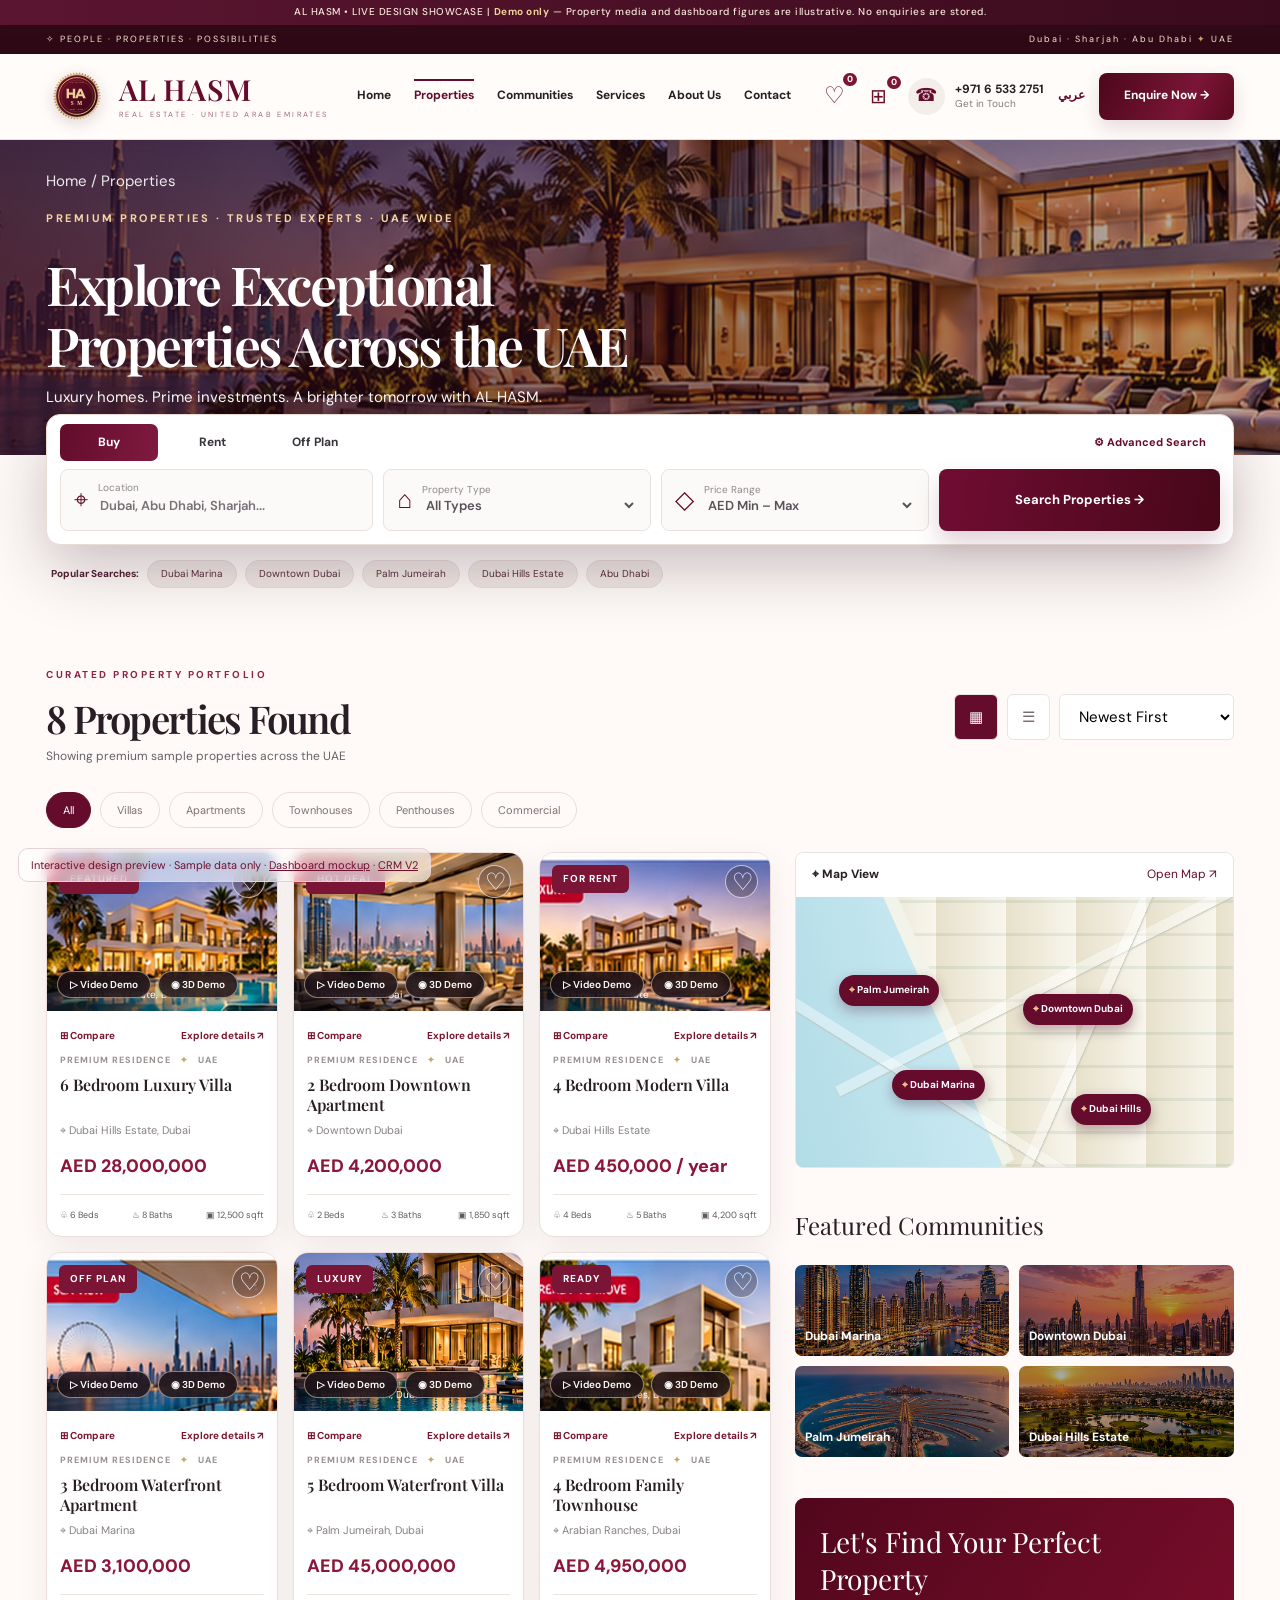
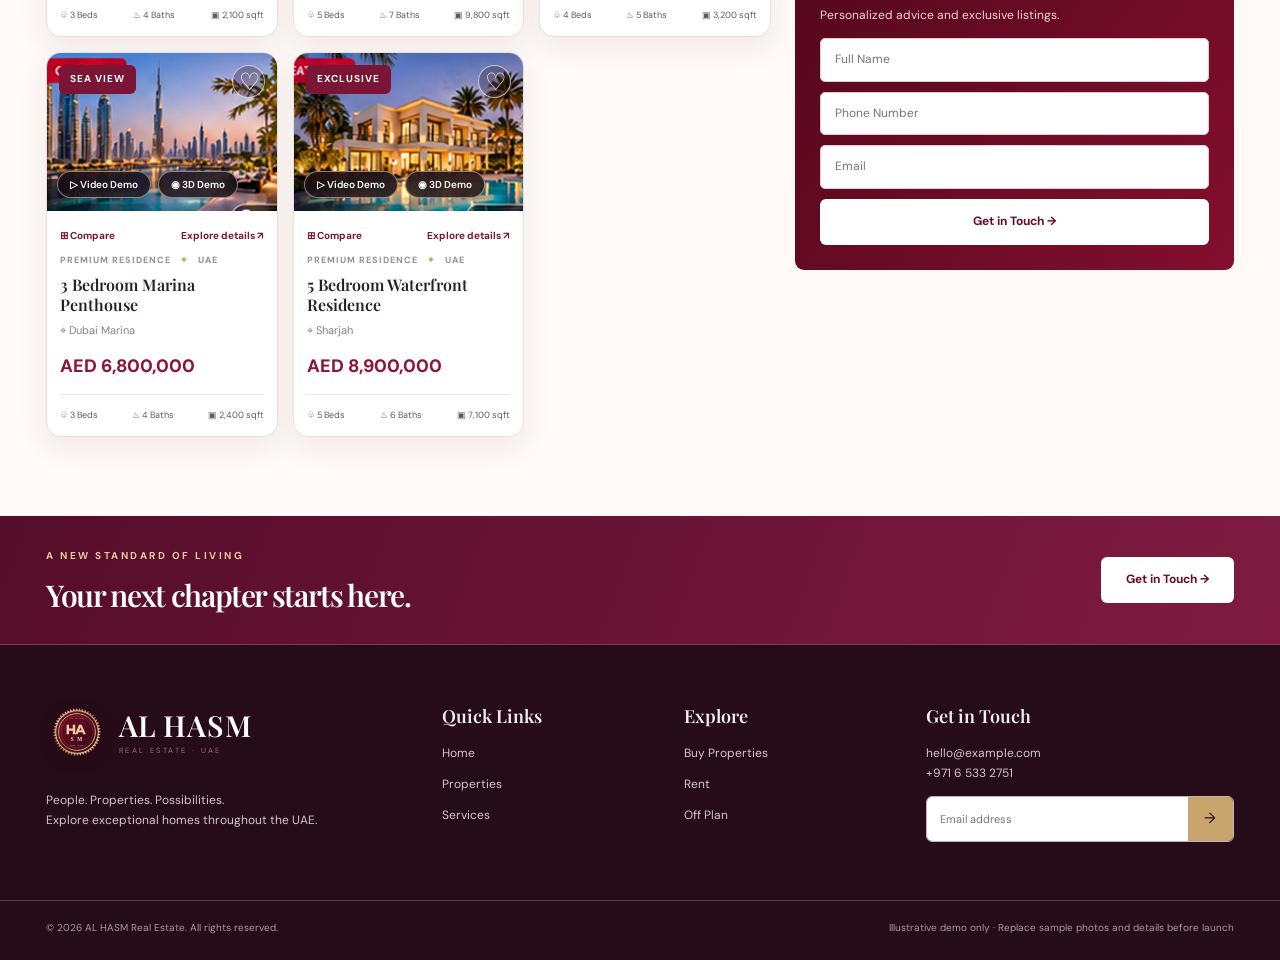
<file: properties.html>
<!DOCTYPE html>
<html lang="en"><head><meta charset="utf-8"/><meta content="width=device-width,initial-scale=1" name="viewport"/><meta content="#590a21" name="theme-color"/><title>AL HASM · Properties</title><link href="https://fonts.googleapis.com/css2?family=DM+Sans:wght@400;500;600;700&amp;family=Playfair+Display:wght@400;600;700&amp;display=swap" rel="stylesheet"/><link href="site.css" rel="stylesheet"/><link href="premium-v2.css" rel="stylesheet"/><link href="premium-v3.css" rel="stylesheet"/><link href="showcase-pages.css" rel="stylesheet"/><meta content="index,follow" name="robots"/><meta content="AL HASM Luxury Real Estate — UAE property website interactive design showcase. Static demonstration." name="description"/><link rel="stylesheet" href="github-polish.css?v=5.1"/></head><body data-compare-base="compare.html" data-locale="en" data-saved-base="saved.html"><div class="showcase-notice">AL HASM • LIVE DESIGN SHOWCASE  |  <strong>Demo only</strong> — Property media and dashboard figures are illustrative. No enquiries are stored.</div><div aria-hidden="true" id="reading-progress"></div><div class="topbar"><div class="wrap topbar-inner"><span>✧ PEOPLE · PROPERTIES · POSSIBILITIES</span><span>Dubai · Sharjah · Abu Dhabi <span class="gold-dot">✦</span> UAE</span></div></div><header class="site-header" id="site-header"><div class="wrap nav-inner"><a class="brand" href="index.html"><img src="logo.svg"/><span class="brand-text"><strong>AL HASM</strong><small>REAL ESTATE · UNITED ARAB EMIRATES</small></span></a><nav class="nav-links" id="primary-nav"><a class="" href="index.html">Home</a><a class="active" href="properties.html">Properties</a><a href="index.html#communities">Communities</a><a href="index.html#services">Services</a><a href="index.html#about">About Us</a><a href="index.html#contact">Contact</a></nav><div class="nav-actions"><a aria-label="Saved homes" class="collection-nav" data-saved-link="" href="saved.html" title="Saved Homes">♡ <span data-saved-count="">0</span></a><a class="collection-nav compare-nav" data-compare-link="" href="compare.html" title="Compare properties">⊞ <span data-compare-count="">0</span></a><div class="nav-phone"><span class="phone-disc">☎</span><span><b>+971 6 533 2751</b><small>Get in Touch</small></span></div><a class="lang-switch" href="index.html">عربي</a><a class="btn btn-primary nav-cta" href="index.html#contact">Enquire Now →</a><button aria-label="Menu" class="mobile-toggle" id="mobile-toggle">☰</button></div></div></header><div style="position:fixed;bottom:18px;left:18px;z-index:200;background:#fff9;border:1px solid #e6d1d5;padding:7px 12px;color:#6f1230;font-size:11px;border-radius:10px;backdrop-filter:blur(6px)">Interactive design preview · Sample data only · <a href="admin.html" style="text-decoration:underline">Dashboard mockup</a> · <a href="crm.html" style="text-decoration:underline">CRM V2</a></div><main><section class="inner-hero" style="--banner:url('hero-dubai.jpg')"><div class="wrap"><p class="breadcrumb">Home / Properties</p><div class="eyebrow hero-eyebrow">PREMIUM PROPERTIES · TRUSTED EXPERTS · UAE WIDE</div><h1>Explore Exceptional<br/>Properties Across the UAE</h1><p>Luxury homes. Prime investments. A brighter tomorrow with AL HASM.</p></div></section><div class="wrap listing-search"><div class="search-panel reveal"><div class="search-tabs"><a class="current" data-type="buy" href="properties.html">Buy</a><a data-type="rent" href="properties.html">Rent</a><a data-type="offplan" href="properties.html">Off Plan</a><a class="advanced-link" href="properties.html">⚙ Advanced Search</a></div><form action="properties.html" class="search-fields" method="get"><label><span class="search-field-icon">⌖</span><span><small>Location</small><input name="location" placeholder="Dubai, Abu Dhabi, Sharjah..."/></span></label><label><span class="search-field-icon">⌂</span><span><small>Property Type</small><select name="property_type"><option value="">All Types</option><option value="villa">Villas</option><option value="apartment">Apartments</option><option value="townhouse">Townhouses</option></select></span></label><label><span class="search-field-icon">◇</span><span><small>Price Range</small><select name="max_price"><option value="">AED Min – Max</option><option value="5000000">Up to AED 5M</option><option value="10000000">Up to AED 10M</option></select></span></label><button class="btn btn-primary search-submit">Search Properties →</button></form></div><div class="popular-searches light"><span>Popular Searches:</span><a href="properties.html">Dubai Marina</a><a href="properties.html">Downtown Dubai</a><a href="properties.html">Palm Jumeirah</a><a href="properties.html">Dubai Hills Estate</a><a href="properties.html">Abu Dhabi</a></div></div><section class="section listings-section"><div class="wrap"><div class="listings-head"><div><span class="eyebrow burgundy-eyebrow">CURATED PROPERTY PORTFOLIO</span><h2>8 Properties Found</h2><p>Showing premium sample properties across the UAE</p></div><div class="listing-sort"><button class="view-toggle active" id="grid-mode">▦</button><button class="view-toggle" id="list-mode">☰</button><select aria-label="Sort"><option>Newest First</option><option>Price Low to High</option><option>Price High to Low</option></select></div></div><div class="filter-chips"><a class="selected" href="properties.html">All</a><a class="" href="properties.html">Villas</a><a class="" href="properties.html">Apartments</a><a class="" href="properties.html">Townhouses</a><a class="" href="properties.html">Penthouses</a><a class="" href="properties.html">Commercial</a></div><div class="listings-layout"><div><div class="property-grid listing-grid" id="result-grid"><article class="property-card reveal"><div class="property-image-wrap"><a href="property.html"><img alt="6 Bedroom Luxury Villa" loading="lazy" src="villa-modern.jpg"/></a><span class="property-badge">FEATURED</span><button class="fav-btn" data-favorite="1" title="Save">♡</button><button class="quick-view-trigger" data-baths="8" data-beds="6" data-href="property.html" data-id="1" data-image="villa-modern.jpg" data-location="Dubai Hills Estate, Dubai" data-name="6 Bedroom Luxury Villa" data-price="AED 28,000,000" data-quick-view="" data-size="12,500 sqft" type="button">⌕ <span>Quick View</span></button><span class="photo-location">⌖ Dubai Hills Estate, Dubai</span><div class="showcase-card-media"><button data-v4-caption="AL HASM · Illustrative property video" data-v4-demo="1" data-v4-video="5-bedroom-luxury-villa.mp4" type="button">▷ Video Demo</button><a href="tour.html">◉ 3D Demo</a></div></div><div class="property-content"><div class="property-card-actions"><button data-compare="1" type="button">⊞ Compare</button><a href="property.html">Explore details ↗</a></div><div class="card-meta">PREMIUM RESIDENCE <span class="gold-dot">✦</span> UAE</div><a href="property.html"><h3>6 Bedroom Luxury Villa</h3></a><div class="property-address">⌖ Dubai Hills Estate, Dubai</div><div class="property-price">AED 28,000,000</div><div class="property-features"><span>♧ 6 Beds</span><span>♨ 8 Baths</span><span>▣ 12,500 sqft</span></div></div></article><article class="property-card reveal"><div class="property-image-wrap"><a href="property.html"><img alt="2 Bedroom Downtown Apartment" loading="lazy" src="apartment-downtown.jpg"/></a><span class="property-badge">HOT DEAL</span><button class="fav-btn" data-favorite="2" title="Save">♡</button><button class="quick-view-trigger" data-baths="3" data-beds="2" data-href="property.html" data-id="2" data-image="apartment-downtown.jpg" data-location="Downtown Dubai" data-name="2 Bedroom Downtown Apartment" data-price="AED 4,200,000" data-quick-view="" data-size="1,850 sqft" type="button">⌕ <span>Quick View</span></button><span class="photo-location">⌖ Downtown Dubai</span><div class="showcase-card-media"><button data-v4-caption="AL HASM · Illustrative property video" data-v4-demo="1" data-v4-video="2-bedroom-downtown-apartment.mp4" type="button">▷ Video Demo</button><a href="tour.html">◉ 3D Demo</a></div></div><div class="property-content"><div class="property-card-actions"><button data-compare="2" type="button">⊞ Compare</button><a href="property.html">Explore details ↗</a></div><div class="card-meta">PREMIUM RESIDENCE <span class="gold-dot">✦</span> UAE</div><a href="property.html"><h3>2 Bedroom Downtown Apartment</h3></a><div class="property-address">⌖ Downtown Dubai</div><div class="property-price">AED 4,200,000</div><div class="property-features"><span>♧ 2 Beds</span><span>♨ 3 Baths</span><span>▣ 1,850 sqft</span></div></div></article><article class="property-card reveal"><div class="property-image-wrap"><a href="property.html"><img alt="4 Bedroom Modern Villa" loading="lazy" src="villa-hills.jpg"/></a><span class="property-badge">FOR RENT</span><button class="fav-btn" data-favorite="3" title="Save">♡</button><button class="quick-view-trigger" data-baths="5" data-beds="4" data-href="property.html" data-id="3" data-image="villa-hills.jpg" data-location="Dubai Hills Estate" data-name="4 Bedroom Modern Villa" data-price="AED 450,000 / year" data-quick-view="" data-size="4,200 sqft" type="button">⌕ <span>Quick View</span></button><span class="photo-location">⌖ Dubai Hills Estate</span><div class="showcase-card-media"><button data-v4-caption="AL HASM · Illustrative property video" data-v4-demo="1" data-v4-video="4-bedroom-modern-villa.mp4" type="button">▷ Video Demo</button><a href="tour.html">◉ 3D Demo</a></div></div><div class="property-content"><div class="property-card-actions"><button data-compare="3" type="button">⊞ Compare</button><a href="property.html">Explore details ↗</a></div><div class="card-meta">PREMIUM RESIDENCE <span class="gold-dot">✦</span> UAE</div><a href="property.html"><h3>4 Bedroom Modern Villa</h3></a><div class="property-address">⌖ Dubai Hills Estate</div><div class="property-price">AED 450,000 / year</div><div class="property-features"><span>♧ 4 Beds</span><span>♨ 5 Baths</span><span>▣ 4,200 sqft</span></div></div></article><article class="property-card reveal"><div class="property-image-wrap"><a href="property.html"><img alt="3 Bedroom Waterfront Apartment" loading="lazy" src="apartment-marina.jpg"/></a><span class="property-badge">OFF PLAN</span><button class="fav-btn" data-favorite="4" title="Save">♡</button><button class="quick-view-trigger" data-baths="4" data-beds="3" data-href="property.html" data-id="4" data-image="apartment-marina.jpg" data-location="Dubai Marina" data-name="3 Bedroom Waterfront Apartment" data-price="AED 3,100,000" data-quick-view="" data-size="2,100 sqft" type="button">⌕ <span>Quick View</span></button><span class="photo-location">⌖ Dubai Marina</span><div class="showcase-card-media"><button data-v4-caption="AL HASM · Illustrative property video" data-v4-demo="1" data-v4-video="3-bedroom-marina-penthouse.mp4" type="button">▷ Video Demo</button><a href="tour.html">◉ 3D Demo</a></div></div><div class="property-content"><div class="property-card-actions"><button data-compare="4" type="button">⊞ Compare</button><a href="property.html">Explore details ↗</a></div><div class="card-meta">PREMIUM RESIDENCE <span class="gold-dot">✦</span> UAE</div><a href="property.html"><h3>3 Bedroom Waterfront Apartment</h3></a><div class="property-address">⌖ Dubai Marina</div><div class="property-price">AED 3,100,000</div><div class="property-features"><span>♧ 3 Beds</span><span>♨ 4 Baths</span><span>▣ 2,100 sqft</span></div></div></article><article class="property-card reveal"><div class="property-image-wrap"><a href="property.html"><img alt="5 Bedroom Waterfront Villa" loading="lazy" src="villa-palm.jpg"/></a><span class="property-badge">LUXURY</span><button class="fav-btn" data-favorite="5" title="Save">♡</button><button class="quick-view-trigger" data-baths="7" data-beds="5" data-href="property.html" data-id="5" data-image="villa-palm.jpg" data-location="Palm Jumeirah, Dubai" data-name="5 Bedroom Waterfront Villa" data-price="AED 45,000,000" data-quick-view="" data-size="9,800 sqft" type="button">⌕ <span>Quick View</span></button><span class="photo-location">⌖ Palm Jumeirah, Dubai</span><div class="showcase-card-media"><button data-v4-caption="AL HASM · Illustrative property video" data-v4-demo="1" data-v4-video="4-bedroom-family-townhouse.mp4" type="button">▷ Video Demo</button><a href="tour.html">◉ 3D Demo</a></div></div><div class="property-content"><div class="property-card-actions"><button data-compare="5" type="button">⊞ Compare</button><a href="property.html">Explore details ↗</a></div><div class="card-meta">PREMIUM RESIDENCE <span class="gold-dot">✦</span> UAE</div><a href="property.html"><h3>5 Bedroom Waterfront Villa</h3></a><div class="property-address">⌖ Palm Jumeirah, Dubai</div><div class="property-price">AED 45,000,000</div><div class="property-features"><span>♧ 5 Beds</span><span>♨ 7 Baths</span><span>▣ 9,800 sqft</span></div></div></article><article class="property-card reveal"><div class="property-image-wrap"><a href="property.html"><img alt="4 Bedroom Family Townhouse" loading="lazy" src="villa-ranches.jpg"/></a><span class="property-badge">READY</span><button class="fav-btn" data-favorite="6" title="Save">♡</button><button class="quick-view-trigger" data-baths="5" data-beds="4" data-href="property.html" data-id="6" data-image="villa-ranches.jpg" data-location="Arabian Ranches, Dubai" data-name="4 Bedroom Family Townhouse" data-price="AED 4,950,000" data-quick-view="" data-size="3,200 sqft" type="button">⌕ <span>Quick View</span></button><span class="photo-location">⌖ Arabian Ranches, Dubai</span><div class="showcase-card-media"><button data-v4-caption="AL HASM · Illustrative property video" data-v4-demo="1" data-v4-video="3-bedroom-waterfront-apartment.mp4" type="button">▷ Video Demo</button><a href="tour.html">◉ 3D Demo</a></div></div><div class="property-content"><div class="property-card-actions"><button data-compare="6" type="button">⊞ Compare</button><a href="property.html">Explore details ↗</a></div><div class="card-meta">PREMIUM RESIDENCE <span class="gold-dot">✦</span> UAE</div><a href="property.html"><h3>4 Bedroom Family Townhouse</h3></a><div class="property-address">⌖ Arabian Ranches, Dubai</div><div class="property-price">AED 4,950,000</div><div class="property-features"><span>♧ 4 Beds</span><span>♨ 5 Baths</span><span>▣ 3,200 sqft</span></div></div></article><article class="property-card reveal"><div class="property-image-wrap"><a href="property.html"><img alt="3 Bedroom Marina Penthouse" loading="lazy" src="apartment-businessbay.jpg"/></a><span class="property-badge">SEA VIEW</span><button class="fav-btn" data-favorite="7" title="Save">♡</button><button class="quick-view-trigger" data-baths="4" data-beds="3" data-href="property.html" data-id="7" data-image="apartment-businessbay.jpg" data-location="Dubai Marina" data-name="3 Bedroom Marina Penthouse" data-price="AED 6,800,000" data-quick-view="" data-size="2,400 sqft" type="button">⌕ <span>Quick View</span></button><span class="photo-location">⌖ Dubai Marina</span><div class="showcase-card-media"><button data-v4-caption="AL HASM · Illustrative property video" data-v4-demo="1" data-v4-video="6-bedroom-grand-estate.mp4" type="button">▷ Video Demo</button><a href="tour.html">◉ 3D Demo</a></div></div><div class="property-content"><div class="property-card-actions"><button data-compare="7" type="button">⊞ Compare</button><a href="property.html">Explore details ↗</a></div><div class="card-meta">PREMIUM RESIDENCE <span class="gold-dot">✦</span> UAE</div><a href="property.html"><h3>3 Bedroom Marina Penthouse</h3></a><div class="property-address">⌖ Dubai Marina</div><div class="property-price">AED 6,800,000</div><div class="property-features"><span>♧ 3 Beds</span><span>♨ 4 Baths</span><span>▣ 2,400 sqft</span></div></div></article><article class="property-card reveal"><div class="property-image-wrap"><a href="property.html"><img alt="5 Bedroom Waterfront Residence" loading="lazy" src="villa-modern.jpg"/></a><span class="property-badge">EXCLUSIVE</span><button class="fav-btn" data-favorite="8" title="Save">♡</button><button class="quick-view-trigger" data-baths="6" data-beds="5" data-href="property.html" data-id="8" data-image="villa-modern.jpg" data-location="Sharjah" data-name="5 Bedroom Waterfront Residence" data-price="AED 8,900,000" data-quick-view="" data-size="7,100 sqft" type="button">⌕ <span>Quick View</span></button><span class="photo-location">⌖ Sharjah</span><div class="showcase-card-media"><button data-v4-caption="AL HASM · Illustrative property video" data-v4-demo="1" data-v4-video="5-bedroom-waterfront-residence.mp4" type="button">▷ Video Demo</button><a href="tour.html">◉ 3D Demo</a></div></div><div class="property-content"><div class="property-card-actions"><button data-compare="8" type="button">⊞ Compare</button><a href="property.html">Explore details ↗</a></div><div class="card-meta">PREMIUM RESIDENCE <span class="gold-dot">✦</span> UAE</div><a href="property.html"><h3>5 Bedroom Waterfront Residence</h3></a><div class="property-address">⌖ Sharjah</div><div class="property-price">AED 8,900,000</div><div class="property-features"><span>♧ 5 Beds</span><span>♨ 6 Baths</span><span>▣ 7,100 sqft</span></div></div></article></div></div><aside class="listings-sidebar"><div class="sidebar-map-card"><div class="sidebar-card-title"><b>⌖ Map View</b><a href="https://www.openstreetmap.org/#map=11/25.16/55.27" target="_blank">Open Map ↗</a></div><div class="faux-map"><div class="map-water"></div><span class="map-line l1"></span><span class="map-line l2"></span><span class="map-line l3"></span><div class="map-pin p1">Palm Jumeirah</div><div class="map-pin p2">Downtown Dubai</div><div class="map-pin p3">Dubai Marina</div><div class="map-pin p4">Dubai Hills</div></div></div><div class="sidebar-communities"><h3>Featured Communities</h3><div class="small-community-grid"><a href="properties.html"><img src="community-marina.jpg"/><b>Dubai Marina</b></a><a href="properties.html"><img src="community-downtown.jpg"/><b>Downtown Dubai</b></a><a href="properties.html"><img src="community-palm.jpg"/><b>Palm Jumeirah</b></a><a href="properties.html"><img src="community-hills.jpg"/><b>Dubai Hills Estate</b></a></div></div><div class="sidebar-inquiry"><h3>Let's Find Your Perfect Property</h3><p>Personalized advice and exclusive listings.</p><form onsubmit="event.preventDefault();alert('Preview only. Use Laravel site for contact form.')"><input placeholder="Full Name" required=""/><input placeholder="Phone Number" required=""/><input placeholder="Email"/><button class="btn btn-light">Get in Touch →</button></form></div></aside></div></div></section></main><footer class="site-footer"><div class="footer-intro"><div class="wrap footer-intro-inner"><div><span class="eyebrow muted">A NEW STANDARD OF LIVING</span><h2>Your next chapter starts here.</h2></div><a class="btn btn-light" href="index.html#contact">Get in Touch →</a></div></div><div class="wrap footer-content"><div class="footer-brand"><a class="brand brand-white" href="index.html"><img src="logo.svg"/><span class="brand-text"><strong>AL HASM</strong><small>REAL ESTATE · UAE</small></span></a><p>People. Properties. Possibilities.<br/>Explore exceptional homes throughout the UAE.</p></div><div><h4>Quick Links</h4><a href="index.html">Home</a><a href="properties.html">Properties</a><a href="index.html#services">Services</a></div><div><h4>Explore</h4><a href="properties.html">Buy Properties</a><a href="properties.html">Rent</a><a href="properties.html">Off Plan</a></div><div><h4>Get in Touch</h4><p>hello@example.com<br/>+971 6 533 2751</p><div class="newsletter-form"><input placeholder="Email address" type="email"/><button onclick="alert('Preview mode: use the Laravel site to submit.')">→</button></div></div></div><div class="wrap copyright"><span>© 2026 AL HASM Real Estate. All rights reserved.</span><span>Illustrative demo only · Replace sample photos and details before launch</span></div></footer><div class="compare-tray" hidden="" id="compare-tray"><div class="compare-tray-inner"><div class="compare-tray-icon">⊞</div><div><strong>Compare your shortlist</strong><small><span data-tray-count="">0</span> / 3</small></div><a class="tray-action" data-compare-link="" href="compare.html">View Comparison →</a><button aria-label="Clear" id="clear-comparison" type="button">×</button></div></div><dialog aria-labelledby="quick-dialog-title" class="quick-view-dialog" id="quick-view-dialog"><button aria-label="Close" class="quick-close" id="quick-dialog-close">×</button><div class="quick-dialog-layout"><img alt="" id="quick-dialog-img"/><div class="quick-dialog-content"><div class="eyebrow burgundy-eyebrow">AL HASM / PROPERTY PREVIEW</div><h2 id="quick-dialog-title"></h2><span class="quick-location" id="quick-dialog-location"></span><strong class="quick-price" id="quick-dialog-price"></strong><div class="quick-facts" id="quick-dialog-facts"></div><a class="btn btn-primary" href="property.html" id="quick-dialog-link">Discover Property ↗</a></div></div></dialog><script defer="" src="site.js"></script><script defer="" src="premium-v2.js"></script><dialog id="v4-video-dialog"><div class="showcase-video-header"><h2 id="v4-video-title">Property Video</h2><button data-v4-close="" type="button">×</button></div><div id="v4-video-container"></div><small id="v4-video-disclosure">Illustrative animated slideshow, not verified footage of this property.</small></dialog><script defer="True" src="media-v4.js"></script><script defer="True" src="showcase-pages.js"></script></body></html>
</file>
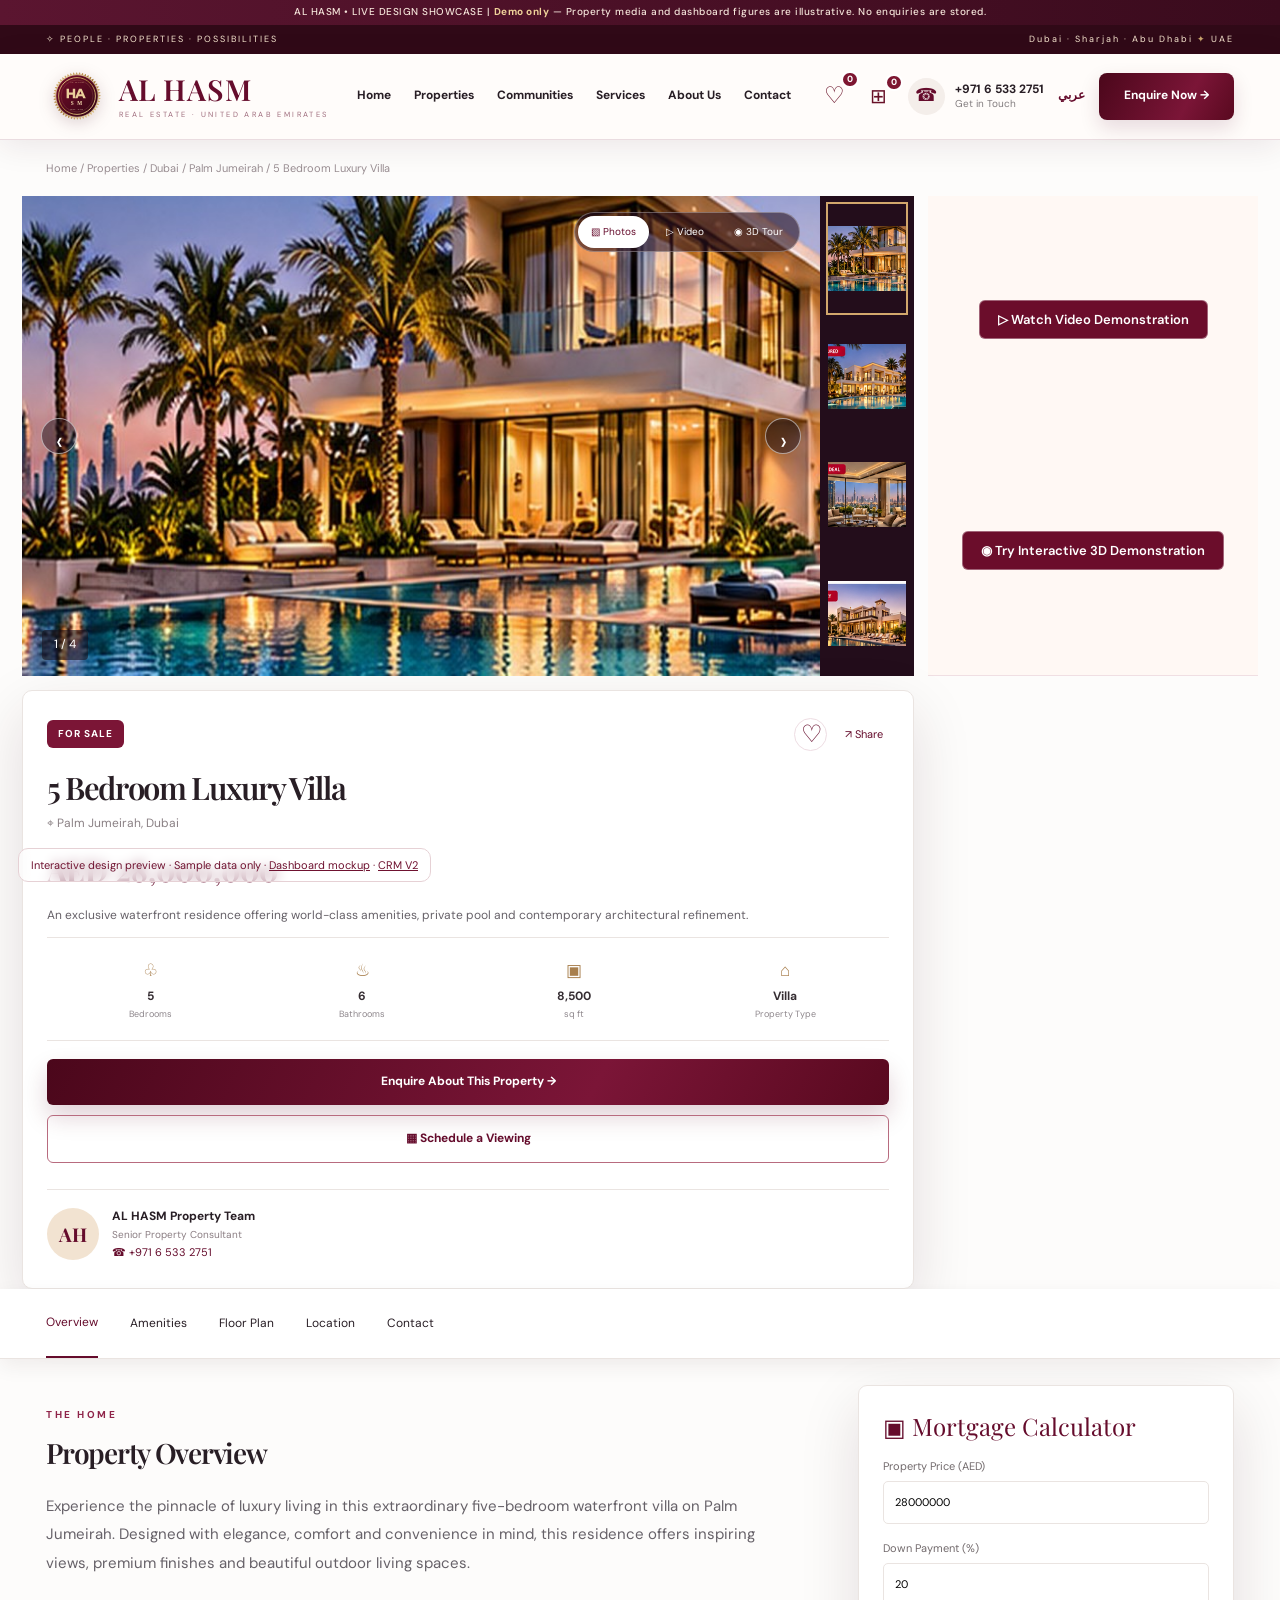
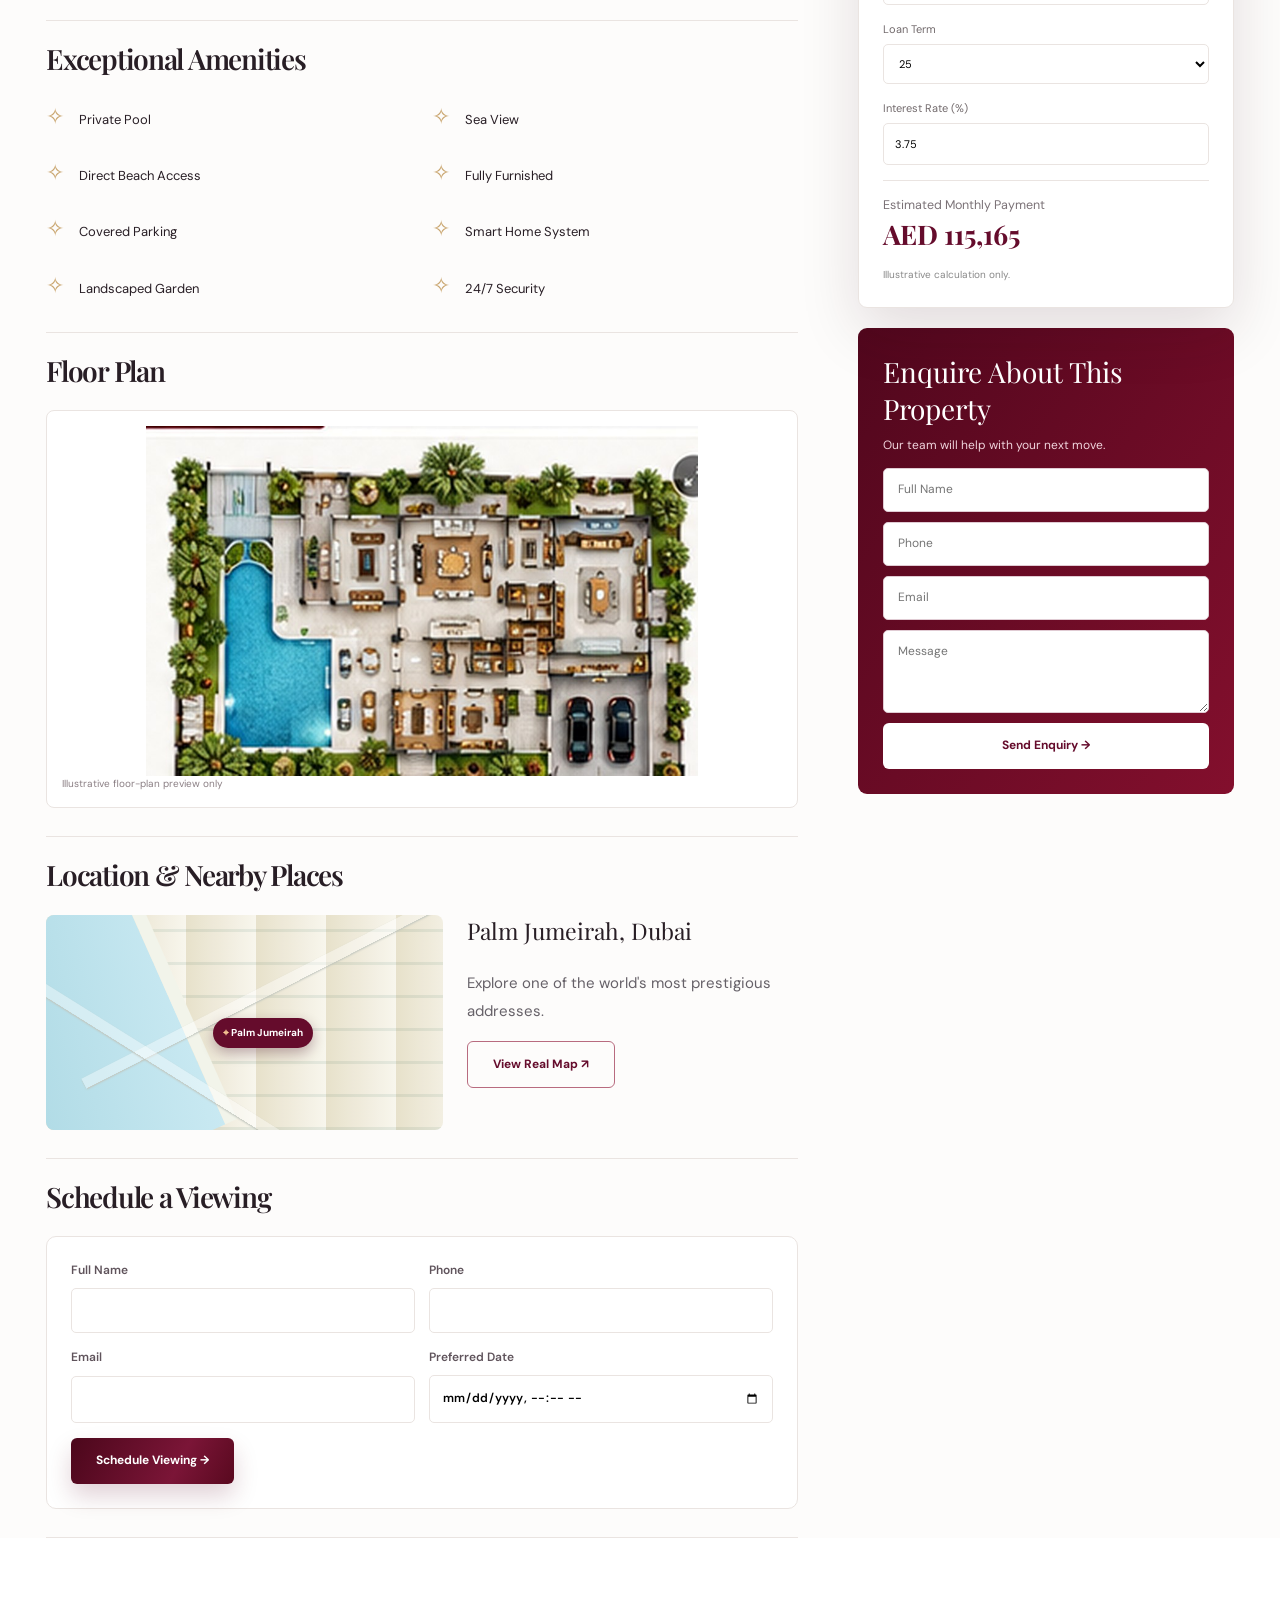
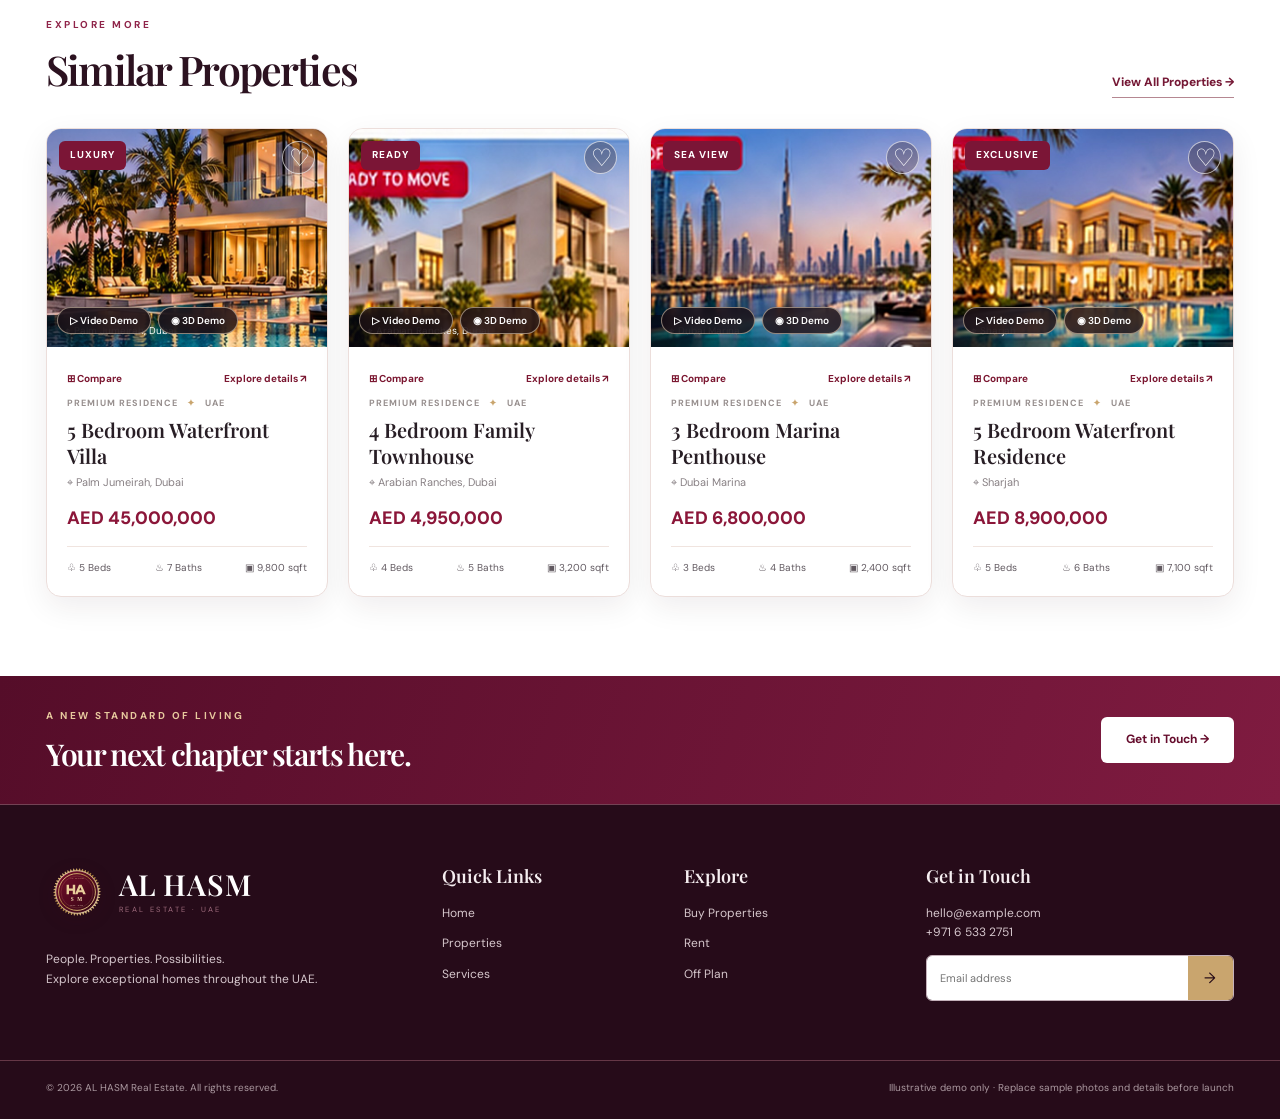
<file: property.html>
<!DOCTYPE html>
<html lang="en"><head><meta charset="utf-8"/><meta content="width=device-width,initial-scale=1" name="viewport"/><meta content="#590a21" name="theme-color"/><title>AL HASM · Property Details</title><link href="https://fonts.googleapis.com/css2?family=DM+Sans:wght@400;500;600;700&amp;family=Playfair+Display:wght@400;600;700&amp;display=swap" rel="stylesheet"/><link href="site.css" rel="stylesheet"/><link href="premium-v2.css" rel="stylesheet"/><link href="premium-v3.css" rel="stylesheet"/><link href="showcase-pages.css" rel="stylesheet"/><meta content="index,follow" name="robots"/><meta content="AL HASM Luxury Real Estate — UAE property website interactive design showcase. Static demonstration." name="description"/><link rel="stylesheet" href="github-polish.css?v=5.1"/></head><body data-compare-base="compare.html" data-locale="en" data-saved-base="saved.html"><div class="showcase-notice">AL HASM • LIVE DESIGN SHOWCASE  |  <strong>Demo only</strong> — Property media and dashboard figures are illustrative. No enquiries are stored.</div><div aria-hidden="true" id="reading-progress"></div><div class="topbar"><div class="wrap topbar-inner"><span>✧ PEOPLE · PROPERTIES · POSSIBILITIES</span><span>Dubai · Sharjah · Abu Dhabi <span class="gold-dot">✦</span> UAE</span></div></div><header class="site-header" id="site-header"><div class="wrap nav-inner"><a class="brand" href="index.html"><img src="logo.svg"/><span class="brand-text"><strong>AL HASM</strong><small>REAL ESTATE · UNITED ARAB EMIRATES</small></span></a><nav class="nav-links" id="primary-nav"><a class="" href="index.html">Home</a><a class="" href="properties.html">Properties</a><a href="index.html#communities">Communities</a><a href="index.html#services">Services</a><a href="index.html#about">About Us</a><a href="index.html#contact">Contact</a></nav><div class="nav-actions"><a aria-label="Saved homes" class="collection-nav" data-saved-link="" href="saved.html" title="Saved Homes">♡ <span data-saved-count="">0</span></a><a class="collection-nav compare-nav" data-compare-link="" href="compare.html" title="Compare properties">⊞ <span data-compare-count="">0</span></a><div class="nav-phone"><span class="phone-disc">☎</span><span><b>+971 6 533 2751</b><small>Get in Touch</small></span></div><a class="lang-switch" href="index.html">عربي</a><a class="btn btn-primary nav-cta" href="index.html#contact">Enquire Now →</a><button aria-label="Menu" class="mobile-toggle" id="mobile-toggle">☰</button></div></div></header><div style="position:fixed;bottom:18px;left:18px;z-index:200;background:#fff9;border:1px solid #e6d1d5;padding:7px 12px;color:#6f1230;font-size:11px;border-radius:10px;backdrop-filter:blur(6px)">Interactive design preview · Sample data only · <a href="admin.html" style="text-decoration:underline">Dashboard mockup</a> · <a href="crm.html" style="text-decoration:underline">CRM V2</a></div><main class="detail-page"><div class="wrap detail-breadcrumb breadcrumb"><a href="index.html">Home</a> / <a href="properties.html">Properties</a> / Dubai / Palm Jumeirah / 5 Bedroom Luxury Villa</div><div class="detail-top-grid"><div class="detail-gallery"><div class="detail-main-photo"><img id="detail-main-img" src="villa-palm.jpg"/><div class="gallery-toggles"><button class="active" data-gallery-tab="photo">▧ Photos</button><button data-gallery-tab="video">▷ Video</button><button data-gallery-tab="tour">◉ 3D Tour</button></div><button class="gallery-arrow previous" data-gallery-step="-1">‹</button><button class="gallery-arrow next" data-gallery-step="1">›</button><span class="gallery-count" id="gallery-count">1 / 4</span></div><div class="detail-thumbs"><button class="thumb selected" data-gallery-img="villa-palm.jpg"><img src="villa-palm.jpg"/></button><button class="thumb" data-gallery-img="villa-modern.jpg"><img src="villa-modern.jpg"/></button><button class="thumb" data-gallery-img="apartment-downtown.jpg"><img src="apartment-downtown.jpg"/></button><button class="thumb" data-gallery-img="villa-hills.jpg"><img src="villa-hills.jpg"/></button></div></div><div class="showcase-media-cta"><button data-v4-caption="Luxury Villa — illustrative video" data-v4-demo="1" data-v4-video="5-bedroom-luxury-villa.mp4" id="showcase-property-video" type="button">▷ Watch Video Demonstration</button><a href="tour.html">◉ Try Interactive 3D Demonstration</a></div><aside class="detail-price-panel"><div class="panel-topline"><span class="property-badge inline">FOR SALE</span><button class="fav-btn detail-fav" data-favorite="111">♡</button><button class="mini-share" id="share-property">↗ Share</button></div><h1>5 Bedroom Luxury Villa</h1><p class="dim">⌖ Palm Jumeirah, Dubai</p><div class="detail-price">AED 28,000,000</div><p>An exclusive waterfront residence offering world-class amenities, private pool and contemporary architectural refinement.</p><div class="detail-facts"><div>♧ <b>5</b><span>Bedrooms</span></div><div>♨ <b>6</b><span>Bathrooms</span></div><div>▣ <b>8,500</b><span>sq ft</span></div><div>⌂ <b>Villa</b><span>Property Type</span></div></div><a class="btn btn-primary full-width" href="#enquire-section">Enquire About This Property →</a><a class="btn btn-outline full-width" href="#viewing-section">▦ Schedule a Viewing</a><div class="agent-mini"><span class="agent-avatar">AH</span><div><b>AL HASM Property Team</b><small>Senior Property Consultant</small><a href="tel:+97165332751">☎ +971 6 533 2751</a></div></div></aside></div><div class="wrap detail-tabs"><a href="#overview">Overview</a><a href="#amenities">Amenities</a><a href="#floor-plan">Floor Plan</a><a href="#location-section">Location</a><a href="#enquire-section">Contact</a></div><div class="wrap detail-content-grid"><div><section class="detail-section" id="overview"><span class="eyebrow burgundy-eyebrow">THE HOME</span><h2>Property Overview</h2><p>Experience the pinnacle of luxury living in this extraordinary five-bedroom waterfront villa on Palm Jumeirah. Designed with elegance, comfort and convenience in mind, this residence offers inspiring views, premium finishes and beautiful outdoor living spaces.</p></section><section class="detail-section" id="amenities"><h2>Exceptional Amenities</h2><div class="amenity-grid"><div><span>✧</span> Private Pool</div><div><span>✧</span> Sea View</div><div><span>✧</span> Direct Beach Access</div><div><span>✧</span> Fully Furnished</div><div><span>✧</span> Covered Parking</div><div><span>✧</span> Smart Home System</div><div><span>✧</span> Landscaped Garden</div><div><span>✧</span> 24/7 Security</div></div></section><section class="detail-section" id="floor-plan"><h2>Floor Plan</h2><div class="floorplan-box"><img src="floorplan.jpg"/><small>Illustrative floor-plan preview only</small></div></section><section class="detail-section" id="location-section"><h2>Location &amp; Nearby Places</h2><div class="property-location"><div class="faux-map"><div class="map-water"></div><span class="map-line l1"></span><span class="map-line l2"></span><div class="map-pin centered">Palm Jumeirah</div></div><div><h3>Palm Jumeirah, Dubai</h3><p>Explore one of the world's most prestigious addresses.</p><a class="btn btn-outline" href="https://www.openstreetmap.org/#map=14/25.1124/55.1389" target="_blank">View Real Map ↗</a></div></div></section><section class="detail-section" id="viewing-section"><h2>Schedule a Viewing</h2><form class="white-form" onsubmit="event.preventDefault();alert('Preview only — Laravel handles requests in the full site.')"><div class="form-row"><label>Full Name<input required=""/></label><label>Phone<input required=""/></label></div><div class="form-row"><label>Email<input type="email"/></label><label>Preferred Date<input required="" type="datetime-local"/></label></div><button class="btn btn-primary">Schedule Viewing →</button></form></section></div><aside class="detail-side-content"><section class="mortgage-card"><h3>▣ Mortgage Calculator</h3><label>Property Price (AED)<input id="mortgage-price" type="number" value="28000000"/></label><label>Down Payment (%)<input id="mortgage-down" type="number" value="20"/></label><label>Loan Term<select id="mortgage-years"><option>15</option><option>20</option><option selected="">25</option><option>30</option></select></label><label>Interest Rate (%)<input id="mortgage-rate" step=".25" type="number" value="3.75"/></label><div class="mortgage-result"><small>Estimated Monthly Payment</small><strong id="mortgage-output">AED —</strong></div><small>Illustrative calculation only.</small></section><section class="sidebar-inquiry" id="enquire-section"><h3>Enquire About This Property</h3><p>Our team will help with your next move.</p><form onsubmit="event.preventDefault();alert('Preview only. The Laravel contact form saves real enquiries.')"><input placeholder="Full Name" required=""/><input placeholder="Phone" required=""/><input placeholder="Email" type="email"/><textarea placeholder="Message" rows="3"></textarea><button class="btn btn-light full-width">Send Enquiry →</button></form></section></aside></div><section class="section similar-section"><div class="wrap"><div class="section-heading"><div><span class="eyebrow burgundy-eyebrow">EXPLORE MORE</span><h2>Similar Properties</h2></div><a class="view-link" href="properties.html">View All Properties →</a></div><div class="property-grid featured-grid"><article class="property-card reveal"><div class="property-image-wrap"><a href="property.html"><img alt="5 Bedroom Waterfront Villa" loading="lazy" src="villa-palm.jpg"/></a><span class="property-badge">LUXURY</span><button class="fav-btn" data-favorite="5" title="Save">♡</button><button class="quick-view-trigger" data-baths="7" data-beds="5" data-href="property.html" data-id="5" data-image="villa-palm.jpg" data-location="Palm Jumeirah, Dubai" data-name="5 Bedroom Waterfront Villa" data-price="AED 45,000,000" data-quick-view="" data-size="9,800 sqft" type="button">⌕ <span>Quick View</span></button><span class="photo-location">⌖ Palm Jumeirah, Dubai</span><div class="showcase-card-media"><button data-v4-caption="AL HASM · Illustrative property video" data-v4-demo="1" data-v4-video="5-bedroom-luxury-villa.mp4" type="button">▷ Video Demo</button><a href="tour.html">◉ 3D Demo</a></div></div><div class="property-content"><div class="property-card-actions"><button data-compare="5" type="button">⊞ Compare</button><a href="property.html">Explore details ↗</a></div><div class="card-meta">PREMIUM RESIDENCE <span class="gold-dot">✦</span> UAE</div><a href="property.html"><h3>5 Bedroom Waterfront Villa</h3></a><div class="property-address">⌖ Palm Jumeirah, Dubai</div><div class="property-price">AED 45,000,000</div><div class="property-features"><span>♧ 5 Beds</span><span>♨ 7 Baths</span><span>▣ 9,800 sqft</span></div></div></article><article class="property-card reveal"><div class="property-image-wrap"><a href="property.html"><img alt="4 Bedroom Family Townhouse" loading="lazy" src="villa-ranches.jpg"/></a><span class="property-badge">READY</span><button class="fav-btn" data-favorite="6" title="Save">♡</button><button class="quick-view-trigger" data-baths="5" data-beds="4" data-href="property.html" data-id="6" data-image="villa-ranches.jpg" data-location="Arabian Ranches, Dubai" data-name="4 Bedroom Family Townhouse" data-price="AED 4,950,000" data-quick-view="" data-size="3,200 sqft" type="button">⌕ <span>Quick View</span></button><span class="photo-location">⌖ Arabian Ranches, Dubai</span><div class="showcase-card-media"><button data-v4-caption="AL HASM · Illustrative property video" data-v4-demo="1" data-v4-video="2-bedroom-downtown-apartment.mp4" type="button">▷ Video Demo</button><a href="tour.html">◉ 3D Demo</a></div></div><div class="property-content"><div class="property-card-actions"><button data-compare="6" type="button">⊞ Compare</button><a href="property.html">Explore details ↗</a></div><div class="card-meta">PREMIUM RESIDENCE <span class="gold-dot">✦</span> UAE</div><a href="property.html"><h3>4 Bedroom Family Townhouse</h3></a><div class="property-address">⌖ Arabian Ranches, Dubai</div><div class="property-price">AED 4,950,000</div><div class="property-features"><span>♧ 4 Beds</span><span>♨ 5 Baths</span><span>▣ 3,200 sqft</span></div></div></article><article class="property-card reveal"><div class="property-image-wrap"><a href="property.html"><img alt="3 Bedroom Marina Penthouse" loading="lazy" src="apartment-businessbay.jpg"/></a><span class="property-badge">SEA VIEW</span><button class="fav-btn" data-favorite="7" title="Save">♡</button><button class="quick-view-trigger" data-baths="4" data-beds="3" data-href="property.html" data-id="7" data-image="apartment-businessbay.jpg" data-location="Dubai Marina" data-name="3 Bedroom Marina Penthouse" data-price="AED 6,800,000" data-quick-view="" data-size="2,400 sqft" type="button">⌕ <span>Quick View</span></button><span class="photo-location">⌖ Dubai Marina</span><div class="showcase-card-media"><button data-v4-caption="AL HASM · Illustrative property video" data-v4-demo="1" data-v4-video="4-bedroom-modern-villa.mp4" type="button">▷ Video Demo</button><a href="tour.html">◉ 3D Demo</a></div></div><div class="property-content"><div class="property-card-actions"><button data-compare="7" type="button">⊞ Compare</button><a href="property.html">Explore details ↗</a></div><div class="card-meta">PREMIUM RESIDENCE <span class="gold-dot">✦</span> UAE</div><a href="property.html"><h3>3 Bedroom Marina Penthouse</h3></a><div class="property-address">⌖ Dubai Marina</div><div class="property-price">AED 6,800,000</div><div class="property-features"><span>♧ 3 Beds</span><span>♨ 4 Baths</span><span>▣ 2,400 sqft</span></div></div></article><article class="property-card reveal"><div class="property-image-wrap"><a href="property.html"><img alt="5 Bedroom Waterfront Residence" loading="lazy" src="villa-modern.jpg"/></a><span class="property-badge">EXCLUSIVE</span><button class="fav-btn" data-favorite="8" title="Save">♡</button><button class="quick-view-trigger" data-baths="6" data-beds="5" data-href="property.html" data-id="8" data-image="villa-modern.jpg" data-location="Sharjah" data-name="5 Bedroom Waterfront Residence" data-price="AED 8,900,000" data-quick-view="" data-size="7,100 sqft" type="button">⌕ <span>Quick View</span></button><span class="photo-location">⌖ Sharjah</span><div class="showcase-card-media"><button data-v4-caption="AL HASM · Illustrative property video" data-v4-demo="1" data-v4-video="3-bedroom-marina-penthouse.mp4" type="button">▷ Video Demo</button><a href="tour.html">◉ 3D Demo</a></div></div><div class="property-content"><div class="property-card-actions"><button data-compare="8" type="button">⊞ Compare</button><a href="property.html">Explore details ↗</a></div><div class="card-meta">PREMIUM RESIDENCE <span class="gold-dot">✦</span> UAE</div><a href="property.html"><h3>5 Bedroom Waterfront Residence</h3></a><div class="property-address">⌖ Sharjah</div><div class="property-price">AED 8,900,000</div><div class="property-features"><span>♧ 5 Beds</span><span>♨ 6 Baths</span><span>▣ 7,100 sqft</span></div></div></article></div></div></section></main><footer class="site-footer"><div class="footer-intro"><div class="wrap footer-intro-inner"><div><span class="eyebrow muted">A NEW STANDARD OF LIVING</span><h2>Your next chapter starts here.</h2></div><a class="btn btn-light" href="index.html#contact">Get in Touch →</a></div></div><div class="wrap footer-content"><div class="footer-brand"><a class="brand brand-white" href="index.html"><img src="logo.svg"/><span class="brand-text"><strong>AL HASM</strong><small>REAL ESTATE · UAE</small></span></a><p>People. Properties. Possibilities.<br/>Explore exceptional homes throughout the UAE.</p></div><div><h4>Quick Links</h4><a href="index.html">Home</a><a href="properties.html">Properties</a><a href="index.html#services">Services</a></div><div><h4>Explore</h4><a href="properties.html">Buy Properties</a><a href="properties.html">Rent</a><a href="properties.html">Off Plan</a></div><div><h4>Get in Touch</h4><p>hello@example.com<br/>+971 6 533 2751</p><div class="newsletter-form"><input placeholder="Email address" type="email"/><button onclick="alert('Preview mode: use the Laravel site to submit.')">→</button></div></div></div><div class="wrap copyright"><span>© 2026 AL HASM Real Estate. All rights reserved.</span><span>Illustrative demo only · Replace sample photos and details before launch</span></div></footer><div class="compare-tray" hidden="" id="compare-tray"><div class="compare-tray-inner"><div class="compare-tray-icon">⊞</div><div><strong>Compare your shortlist</strong><small><span data-tray-count="">0</span> / 3</small></div><a class="tray-action" data-compare-link="" href="compare.html">View Comparison →</a><button aria-label="Clear" id="clear-comparison" type="button">×</button></div></div><dialog aria-labelledby="quick-dialog-title" class="quick-view-dialog" id="quick-view-dialog"><button aria-label="Close" class="quick-close" id="quick-dialog-close">×</button><div class="quick-dialog-layout"><img alt="" id="quick-dialog-img"/><div class="quick-dialog-content"><div class="eyebrow burgundy-eyebrow">AL HASM / PROPERTY PREVIEW</div><h2 id="quick-dialog-title"></h2><span class="quick-location" id="quick-dialog-location"></span><strong class="quick-price" id="quick-dialog-price"></strong><div class="quick-facts" id="quick-dialog-facts"></div><a class="btn btn-primary" href="property.html" id="quick-dialog-link">Discover Property ↗</a></div></div></dialog><script defer="" src="site.js"></script><script defer="" src="premium-v2.js"></script><dialog id="v4-video-dialog"><div class="showcase-video-header"><h2 id="v4-video-title">Property Video</h2><button data-v4-close="" type="button">×</button></div><div id="v4-video-container"></div><small id="v4-video-disclosure">Illustrative animated slideshow, not verified footage of this property.</small></dialog><script defer="True" src="media-v4.js"></script><script defer="True" src="showcase-pages.js"></script></body></html>
</file>
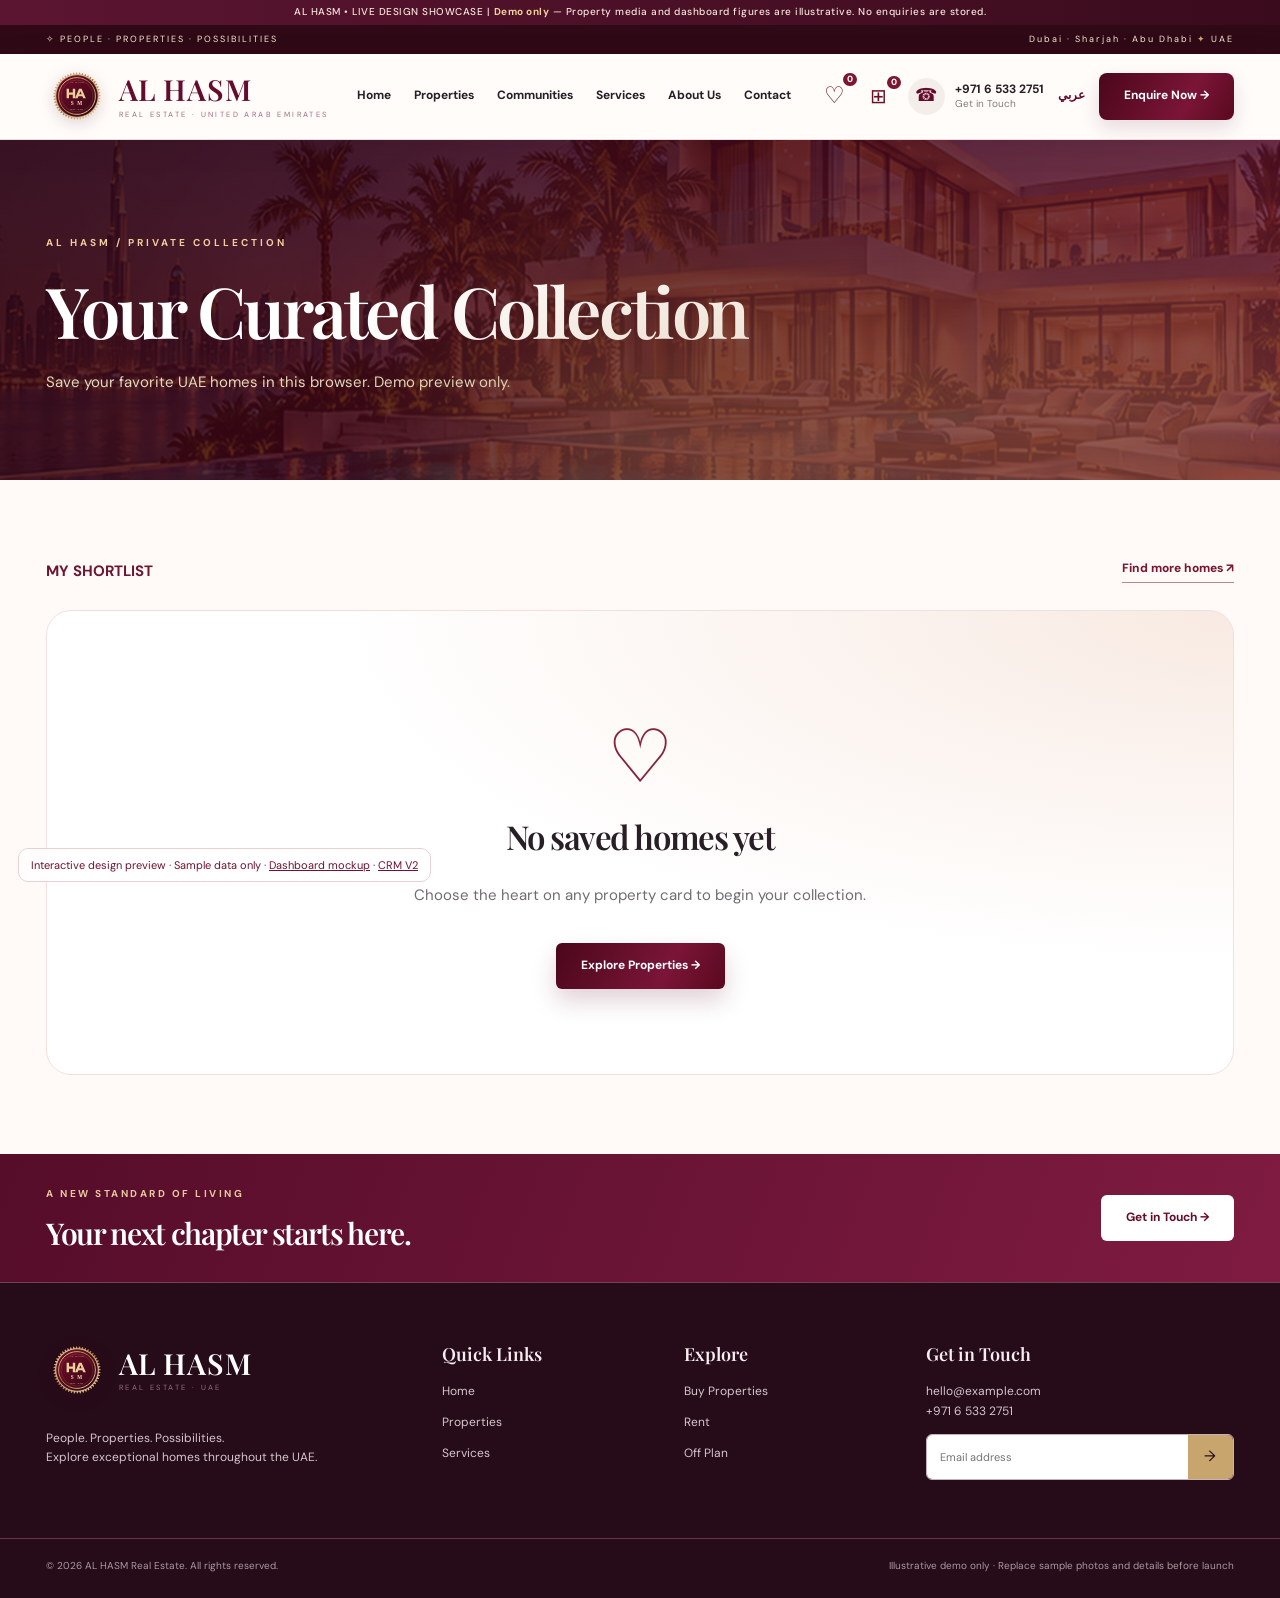
<file: saved.html>
<!DOCTYPE html>
<html lang="en"><head><meta charset="utf-8"/><meta content="width=device-width,initial-scale=1" name="viewport"/><meta content="#590a21" name="theme-color"/><title>AL HASM · Saved</title><link href="https://fonts.googleapis.com/css2?family=DM+Sans:wght@400;500;600;700&amp;family=Playfair+Display:wght@400;600;700&amp;display=swap" rel="stylesheet"/><link href="site.css" rel="stylesheet"/><link href="premium-v2.css" rel="stylesheet"/><link href="premium-v3.css" rel="stylesheet"/><link href="showcase-pages.css" rel="stylesheet"/><meta content="index,follow" name="robots"/><meta content="AL HASM Luxury Real Estate — UAE property website interactive design showcase. Static demonstration." name="description"/><link rel="stylesheet" href="github-polish.css?v=5.1"/></head><body data-compare-base="compare.html" data-locale="en" data-saved-base="saved.html"><div class="showcase-notice">AL HASM • LIVE DESIGN SHOWCASE  |  <strong>Demo only</strong> — Property media and dashboard figures are illustrative. No enquiries are stored.</div><div aria-hidden="true" id="reading-progress"></div><div class="topbar"><div class="wrap topbar-inner"><span>✧ PEOPLE · PROPERTIES · POSSIBILITIES</span><span>Dubai · Sharjah · Abu Dhabi <span class="gold-dot">✦</span> UAE</span></div></div><header class="site-header" id="site-header"><div class="wrap nav-inner"><a class="brand" href="index.html"><img src="logo.svg"/><span class="brand-text"><strong>AL HASM</strong><small>REAL ESTATE · UNITED ARAB EMIRATES</small></span></a><nav class="nav-links" id="primary-nav"><a class="" href="index.html">Home</a><a class="" href="properties.html">Properties</a><a href="index.html#communities">Communities</a><a href="index.html#services">Services</a><a href="index.html#about">About Us</a><a href="index.html#contact">Contact</a></nav><div class="nav-actions"><a aria-label="Saved homes" class="collection-nav" data-saved-link="" href="saved.html" title="Saved Homes">♡ <span data-saved-count="">0</span></a><a class="collection-nav compare-nav" data-compare-link="" href="compare.html" title="Compare properties">⊞ <span data-compare-count="">0</span></a><div class="nav-phone"><span class="phone-disc">☎</span><span><b>+971 6 533 2751</b><small>Get in Touch</small></span></div><a class="lang-switch" href="index.html">عربي</a><a class="btn btn-primary nav-cta" href="index.html#contact">Enquire Now →</a><button aria-label="Menu" class="mobile-toggle" id="mobile-toggle">☰</button></div></div></header><div style="position:fixed;bottom:18px;left:18px;z-index:200;background:#fff9;border:1px solid #e6d1d5;padding:7px 12px;color:#6f1230;font-size:11px;border-radius:10px;backdrop-filter:blur(6px)">Interactive design preview · Sample data only · <a href="admin.html" style="text-decoration:underline">Dashboard mockup</a> · <a href="crm.html" style="text-decoration:underline">CRM V2</a></div><main><section class="collection-hero"><div class="wrap"><span class="eyebrow">AL HASM / PRIVATE COLLECTION</span><h1>Your Curated Collection</h1><p>Save your favorite UAE homes in this browser. Demo preview only.</p></div></section><section class="section"><div class="wrap"><div class="collection-top"><b>MY SHORTLIST</b><a class="view-link" href="properties.html">Find more homes ↗</a></div><div class="property-grid listing-grid collection-grid" id="preview-saved-grid"><article class="property-card reveal"><div class="property-image-wrap"><a href="property.html"><img alt="6 Bedroom Luxury Villa" loading="lazy" src="villa-modern.jpg"/></a><span class="property-badge">FEATURED</span><button class="fav-btn" data-favorite="1" title="Save">♡</button><button class="quick-view-trigger" data-baths="8" data-beds="6" data-href="property.html" data-id="1" data-image="villa-modern.jpg" data-location="Dubai Hills Estate, Dubai" data-name="6 Bedroom Luxury Villa" data-price="AED 28,000,000" data-quick-view="" data-size="12,500 sqft" type="button">⌕ <span>Quick View</span></button><span class="photo-location">⌖ Dubai Hills Estate, Dubai</span><div class="showcase-card-media"><button data-v4-caption="AL HASM · Illustrative property video" data-v4-demo="1" data-v4-video="5-bedroom-luxury-villa.mp4" type="button">▷ Video Demo</button><a href="tour.html">◉ 3D Demo</a></div></div><div class="property-content"><div class="property-card-actions"><button data-compare="1" type="button">⊞ Compare</button><a href="property.html">Explore details ↗</a></div><div class="card-meta">PREMIUM RESIDENCE <span class="gold-dot">✦</span> UAE</div><a href="property.html"><h3>6 Bedroom Luxury Villa</h3></a><div class="property-address">⌖ Dubai Hills Estate, Dubai</div><div class="property-price">AED 28,000,000</div><div class="property-features"><span>♧ 6 Beds</span><span>♨ 8 Baths</span><span>▣ 12,500 sqft</span></div></div></article><article class="property-card reveal"><div class="property-image-wrap"><a href="property.html"><img alt="2 Bedroom Downtown Apartment" loading="lazy" src="apartment-downtown.jpg"/></a><span class="property-badge">HOT DEAL</span><button class="fav-btn" data-favorite="2" title="Save">♡</button><button class="quick-view-trigger" data-baths="3" data-beds="2" data-href="property.html" data-id="2" data-image="apartment-downtown.jpg" data-location="Downtown Dubai" data-name="2 Bedroom Downtown Apartment" data-price="AED 4,200,000" data-quick-view="" data-size="1,850 sqft" type="button">⌕ <span>Quick View</span></button><span class="photo-location">⌖ Downtown Dubai</span><div class="showcase-card-media"><button data-v4-caption="AL HASM · Illustrative property video" data-v4-demo="1" data-v4-video="2-bedroom-downtown-apartment.mp4" type="button">▷ Video Demo</button><a href="tour.html">◉ 3D Demo</a></div></div><div class="property-content"><div class="property-card-actions"><button data-compare="2" type="button">⊞ Compare</button><a href="property.html">Explore details ↗</a></div><div class="card-meta">PREMIUM RESIDENCE <span class="gold-dot">✦</span> UAE</div><a href="property.html"><h3>2 Bedroom Downtown Apartment</h3></a><div class="property-address">⌖ Downtown Dubai</div><div class="property-price">AED 4,200,000</div><div class="property-features"><span>♧ 2 Beds</span><span>♨ 3 Baths</span><span>▣ 1,850 sqft</span></div></div></article><article class="property-card reveal"><div class="property-image-wrap"><a href="property.html"><img alt="4 Bedroom Modern Villa" loading="lazy" src="villa-hills.jpg"/></a><span class="property-badge">FOR RENT</span><button class="fav-btn" data-favorite="3" title="Save">♡</button><button class="quick-view-trigger" data-baths="5" data-beds="4" data-href="property.html" data-id="3" data-image="villa-hills.jpg" data-location="Dubai Hills Estate" data-name="4 Bedroom Modern Villa" data-price="AED 450,000 / year" data-quick-view="" data-size="4,200 sqft" type="button">⌕ <span>Quick View</span></button><span class="photo-location">⌖ Dubai Hills Estate</span><div class="showcase-card-media"><button data-v4-caption="AL HASM · Illustrative property video" data-v4-demo="1" data-v4-video="4-bedroom-modern-villa.mp4" type="button">▷ Video Demo</button><a href="tour.html">◉ 3D Demo</a></div></div><div class="property-content"><div class="property-card-actions"><button data-compare="3" type="button">⊞ Compare</button><a href="property.html">Explore details ↗</a></div><div class="card-meta">PREMIUM RESIDENCE <span class="gold-dot">✦</span> UAE</div><a href="property.html"><h3>4 Bedroom Modern Villa</h3></a><div class="property-address">⌖ Dubai Hills Estate</div><div class="property-price">AED 450,000 / year</div><div class="property-features"><span>♧ 4 Beds</span><span>♨ 5 Baths</span><span>▣ 4,200 sqft</span></div></div></article><article class="property-card reveal"><div class="property-image-wrap"><a href="property.html"><img alt="3 Bedroom Waterfront Apartment" loading="lazy" src="apartment-marina.jpg"/></a><span class="property-badge">OFF PLAN</span><button class="fav-btn" data-favorite="4" title="Save">♡</button><button class="quick-view-trigger" data-baths="4" data-beds="3" data-href="property.html" data-id="4" data-image="apartment-marina.jpg" data-location="Dubai Marina" data-name="3 Bedroom Waterfront Apartment" data-price="AED 3,100,000" data-quick-view="" data-size="2,100 sqft" type="button">⌕ <span>Quick View</span></button><span class="photo-location">⌖ Dubai Marina</span><div class="showcase-card-media"><button data-v4-caption="AL HASM · Illustrative property video" data-v4-demo="1" data-v4-video="3-bedroom-marina-penthouse.mp4" type="button">▷ Video Demo</button><a href="tour.html">◉ 3D Demo</a></div></div><div class="property-content"><div class="property-card-actions"><button data-compare="4" type="button">⊞ Compare</button><a href="property.html">Explore details ↗</a></div><div class="card-meta">PREMIUM RESIDENCE <span class="gold-dot">✦</span> UAE</div><a href="property.html"><h3>3 Bedroom Waterfront Apartment</h3></a><div class="property-address">⌖ Dubai Marina</div><div class="property-price">AED 3,100,000</div><div class="property-features"><span>♧ 3 Beds</span><span>♨ 4 Baths</span><span>▣ 2,100 sqft</span></div></div></article><article class="property-card reveal"><div class="property-image-wrap"><a href="property.html"><img alt="5 Bedroom Waterfront Villa" loading="lazy" src="villa-palm.jpg"/></a><span class="property-badge">LUXURY</span><button class="fav-btn" data-favorite="5" title="Save">♡</button><button class="quick-view-trigger" data-baths="7" data-beds="5" data-href="property.html" data-id="5" data-image="villa-palm.jpg" data-location="Palm Jumeirah, Dubai" data-name="5 Bedroom Waterfront Villa" data-price="AED 45,000,000" data-quick-view="" data-size="9,800 sqft" type="button">⌕ <span>Quick View</span></button><span class="photo-location">⌖ Palm Jumeirah, Dubai</span><div class="showcase-card-media"><button data-v4-caption="AL HASM · Illustrative property video" data-v4-demo="1" data-v4-video="4-bedroom-family-townhouse.mp4" type="button">▷ Video Demo</button><a href="tour.html">◉ 3D Demo</a></div></div><div class="property-content"><div class="property-card-actions"><button data-compare="5" type="button">⊞ Compare</button><a href="property.html">Explore details ↗</a></div><div class="card-meta">PREMIUM RESIDENCE <span class="gold-dot">✦</span> UAE</div><a href="property.html"><h3>5 Bedroom Waterfront Villa</h3></a><div class="property-address">⌖ Palm Jumeirah, Dubai</div><div class="property-price">AED 45,000,000</div><div class="property-features"><span>♧ 5 Beds</span><span>♨ 7 Baths</span><span>▣ 9,800 sqft</span></div></div></article><article class="property-card reveal"><div class="property-image-wrap"><a href="property.html"><img alt="4 Bedroom Family Townhouse" loading="lazy" src="villa-ranches.jpg"/></a><span class="property-badge">READY</span><button class="fav-btn" data-favorite="6" title="Save">♡</button><button class="quick-view-trigger" data-baths="5" data-beds="4" data-href="property.html" data-id="6" data-image="villa-ranches.jpg" data-location="Arabian Ranches, Dubai" data-name="4 Bedroom Family Townhouse" data-price="AED 4,950,000" data-quick-view="" data-size="3,200 sqft" type="button">⌕ <span>Quick View</span></button><span class="photo-location">⌖ Arabian Ranches, Dubai</span><div class="showcase-card-media"><button data-v4-caption="AL HASM · Illustrative property video" data-v4-demo="1" data-v4-video="3-bedroom-waterfront-apartment.mp4" type="button">▷ Video Demo</button><a href="tour.html">◉ 3D Demo</a></div></div><div class="property-content"><div class="property-card-actions"><button data-compare="6" type="button">⊞ Compare</button><a href="property.html">Explore details ↗</a></div><div class="card-meta">PREMIUM RESIDENCE <span class="gold-dot">✦</span> UAE</div><a href="property.html"><h3>4 Bedroom Family Townhouse</h3></a><div class="property-address">⌖ Arabian Ranches, Dubai</div><div class="property-price">AED 4,950,000</div><div class="property-features"><span>♧ 4 Beds</span><span>♨ 5 Baths</span><span>▣ 3,200 sqft</span></div></div></article><article class="property-card reveal"><div class="property-image-wrap"><a href="property.html"><img alt="3 Bedroom Marina Penthouse" loading="lazy" src="apartment-businessbay.jpg"/></a><span class="property-badge">SEA VIEW</span><button class="fav-btn" data-favorite="7" title="Save">♡</button><button class="quick-view-trigger" data-baths="4" data-beds="3" data-href="property.html" data-id="7" data-image="apartment-businessbay.jpg" data-location="Dubai Marina" data-name="3 Bedroom Marina Penthouse" data-price="AED 6,800,000" data-quick-view="" data-size="2,400 sqft" type="button">⌕ <span>Quick View</span></button><span class="photo-location">⌖ Dubai Marina</span><div class="showcase-card-media"><button data-v4-caption="AL HASM · Illustrative property video" data-v4-demo="1" data-v4-video="6-bedroom-grand-estate.mp4" type="button">▷ Video Demo</button><a href="tour.html">◉ 3D Demo</a></div></div><div class="property-content"><div class="property-card-actions"><button data-compare="7" type="button">⊞ Compare</button><a href="property.html">Explore details ↗</a></div><div class="card-meta">PREMIUM RESIDENCE <span class="gold-dot">✦</span> UAE</div><a href="property.html"><h3>3 Bedroom Marina Penthouse</h3></a><div class="property-address">⌖ Dubai Marina</div><div class="property-price">AED 6,800,000</div><div class="property-features"><span>♧ 3 Beds</span><span>♨ 4 Baths</span><span>▣ 2,400 sqft</span></div></div></article><article class="property-card reveal"><div class="property-image-wrap"><a href="property.html"><img alt="5 Bedroom Waterfront Residence" loading="lazy" src="villa-modern.jpg"/></a><span class="property-badge">EXCLUSIVE</span><button class="fav-btn" data-favorite="8" title="Save">♡</button><button class="quick-view-trigger" data-baths="6" data-beds="5" data-href="property.html" data-id="8" data-image="villa-modern.jpg" data-location="Sharjah" data-name="5 Bedroom Waterfront Residence" data-price="AED 8,900,000" data-quick-view="" data-size="7,100 sqft" type="button">⌕ <span>Quick View</span></button><span class="photo-location">⌖ Sharjah</span><div class="showcase-card-media"><button data-v4-caption="AL HASM · Illustrative property video" data-v4-demo="1" data-v4-video="5-bedroom-waterfront-residence.mp4" type="button">▷ Video Demo</button><a href="tour.html">◉ 3D Demo</a></div></div><div class="property-content"><div class="property-card-actions"><button data-compare="8" type="button">⊞ Compare</button><a href="property.html">Explore details ↗</a></div><div class="card-meta">PREMIUM RESIDENCE <span class="gold-dot">✦</span> UAE</div><a href="property.html"><h3>5 Bedroom Waterfront Residence</h3></a><div class="property-address">⌖ Sharjah</div><div class="property-price">AED 8,900,000</div><div class="property-features"><span>♧ 5 Beds</span><span>♨ 6 Baths</span><span>▣ 7,100 sqft</span></div></div></article></div><div class="collection-empty" hidden="" id="preview-saved-empty"><div class="empty-symbol">♡</div><h2>No saved homes yet</h2><p>Choose the heart on any property card to begin your collection.</p><a class="btn btn-primary" href="properties.html">Explore Properties →</a></div></div></section></main><footer class="site-footer"><div class="footer-intro"><div class="wrap footer-intro-inner"><div><span class="eyebrow muted">A NEW STANDARD OF LIVING</span><h2>Your next chapter starts here.</h2></div><a class="btn btn-light" href="index.html#contact">Get in Touch →</a></div></div><div class="wrap footer-content"><div class="footer-brand"><a class="brand brand-white" href="index.html"><img src="logo.svg"/><span class="brand-text"><strong>AL HASM</strong><small>REAL ESTATE · UAE</small></span></a><p>People. Properties. Possibilities.<br/>Explore exceptional homes throughout the UAE.</p></div><div><h4>Quick Links</h4><a href="index.html">Home</a><a href="properties.html">Properties</a><a href="index.html#services">Services</a></div><div><h4>Explore</h4><a href="properties.html">Buy Properties</a><a href="properties.html">Rent</a><a href="properties.html">Off Plan</a></div><div><h4>Get in Touch</h4><p>hello@example.com<br/>+971 6 533 2751</p><div class="newsletter-form"><input placeholder="Email address" type="email"/><button onclick="alert('Preview mode: use the Laravel site to submit.')">→</button></div></div></div><div class="wrap copyright"><span>© 2026 AL HASM Real Estate. All rights reserved.</span><span>Illustrative demo only · Replace sample photos and details before launch</span></div></footer><div class="compare-tray" hidden="" id="compare-tray"><div class="compare-tray-inner"><div class="compare-tray-icon">⊞</div><div><strong>Compare your shortlist</strong><small><span data-tray-count="">0</span> / 3</small></div><a class="tray-action" data-compare-link="" href="compare.html">View Comparison →</a><button aria-label="Clear" id="clear-comparison" type="button">×</button></div></div><dialog aria-labelledby="quick-dialog-title" class="quick-view-dialog" id="quick-view-dialog"><button aria-label="Close" class="quick-close" id="quick-dialog-close">×</button><div class="quick-dialog-layout"><img alt="" id="quick-dialog-img"/><div class="quick-dialog-content"><div class="eyebrow burgundy-eyebrow">AL HASM / PROPERTY PREVIEW</div><h2 id="quick-dialog-title"></h2><span class="quick-location" id="quick-dialog-location"></span><strong class="quick-price" id="quick-dialog-price"></strong><div class="quick-facts" id="quick-dialog-facts"></div><a class="btn btn-primary" href="property.html" id="quick-dialog-link">Discover Property ↗</a></div></div></dialog><script defer="" src="site.js"></script><script defer="" src="premium-v2.js"></script><script>document.addEventListener('DOMContentLoaded',()=>{let ids=[];try{ids=JSON.parse(localStorage.getItem('alhasm_saved_v1')||'[]').map(String)}catch{}document.querySelectorAll('#preview-saved-grid .property-card').forEach(card=>{const id=card.querySelector('[data-favorite]').dataset.favorite;if(!ids.includes(id))card.remove()});document.getElementById('preview-saved-empty').hidden=ids.length>0;});</script><dialog id="v4-video-dialog"><div class="showcase-video-header"><h2 id="v4-video-title">Property Video</h2><button data-v4-close="" type="button">×</button></div><div id="v4-video-container"></div><small id="v4-video-disclosure">Illustrative animated slideshow, not verified footage of this property.</small></dialog><script defer="True" src="media-v4.js"></script><script defer="True" src="showcase-pages.js"></script></body></html>
</file>
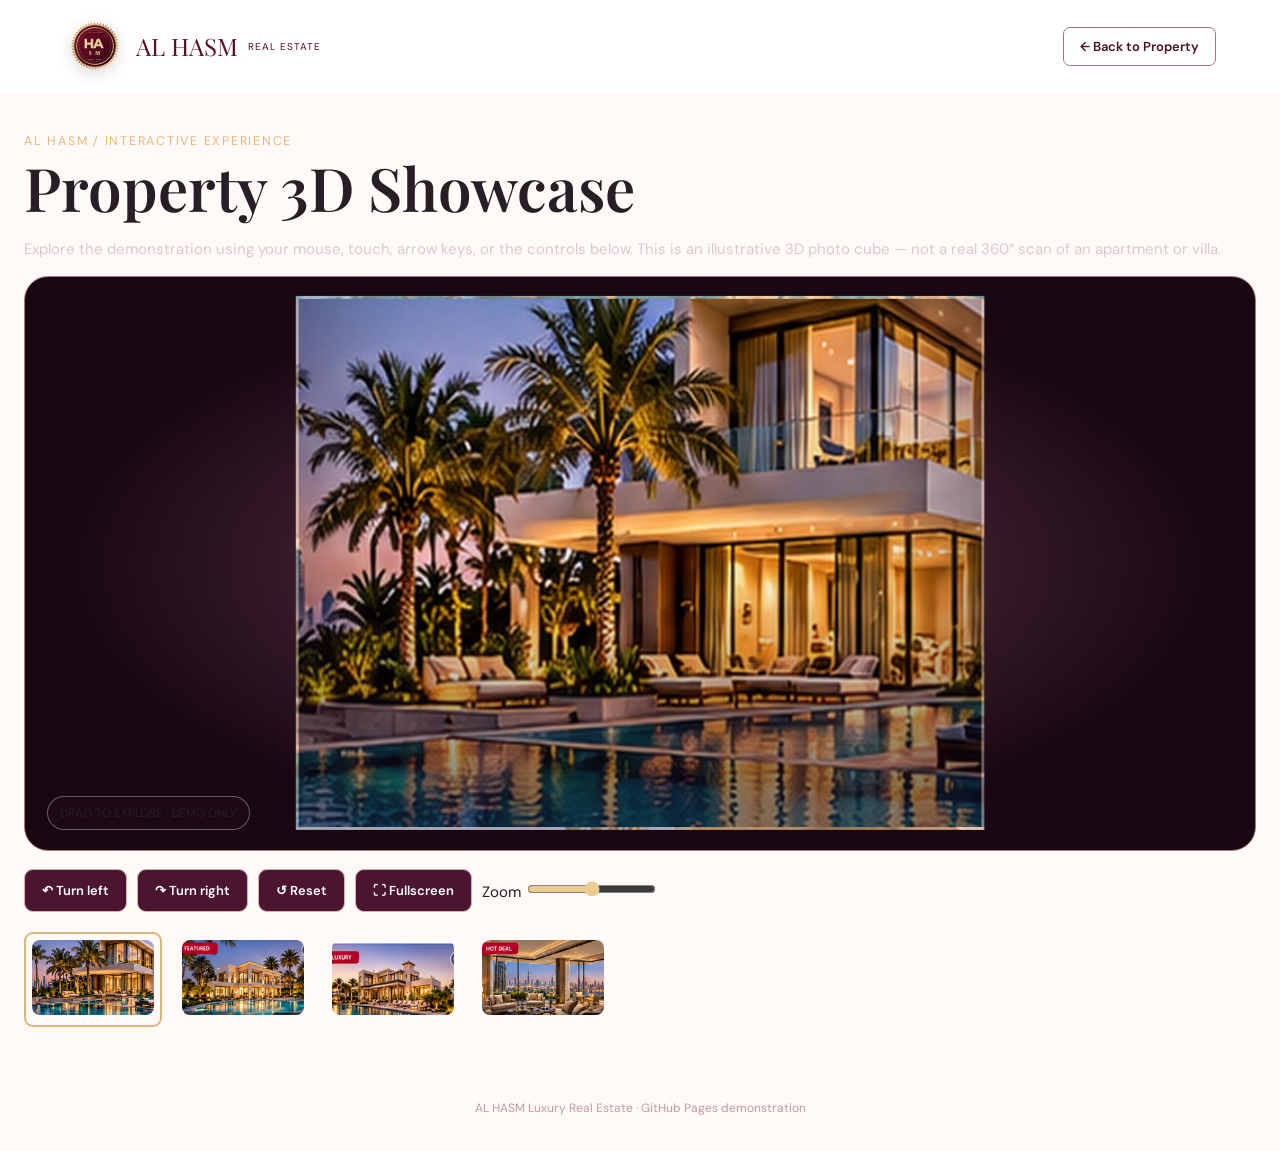
<file: tour.html>
<!doctype html><html lang="en"><head><meta charset="utf-8"><meta name="viewport" content="width=device-width,initial-scale=1"><title>AL HASM · Interactive 3D Demonstration</title><link href="https://fonts.googleapis.com/css2?family=DM+Sans:wght@400;500;600;700&family=Playfair+Display:wght@500;600;700&display=swap" rel="stylesheet"><style>
*{box-sizing:border-box}body{margin:0;background:linear-gradient(160deg,#170a13,#450c27 70%,#21121a);color:#fff;font-family:'DM Sans',Arial,sans-serif}header{display:flex;align-items:center;justify-content:space-between;padding:15px clamp(20px,5vw,75px);background:#fff;color:#4a1026;gap:20px;flex-wrap:wrap}header img{width:56px}header .brand{display:flex;align-items:center;gap:10px;color:#55112a;font-family:'Playfair Display',serif;font-size:24px}a{color:inherit}header a{text-decoration:none;padding:10px 16px;border:1px solid #9b7785;border-radius:7px;font-weight:600;font-size:13px}main{max-width:1450px;margin:auto;padding:38px 24px}h1{font:600 clamp(30px,4.7vw,60px)/1.13 'Playfair Display',serif;margin:4px 0 12px}p{color:#d9c8d0;line-height:1.6}small{color:#e7b77e;letter-spacing:.14em}#v4-stage{height:min(56vw,575px);min-height:345px;background:radial-gradient(ellipse at center,#603548 0%,#190811 66%);border:1px solid #a8787c;border-radius:24px;position:relative;display:grid;place-items:center;perspective:850px;overflow:hidden;touch-action:none;cursor:grab}#v4-stage:active{cursor:grabbing}#v4-cube{width:min(52vw,490px);height:min(42vw,380px);min-width:260px;min-height:250px;position:relative;transform-style:preserve-3d;transition:transform .08s linear}#v4-cube .face{position:absolute;inset:0;border:2px solid #e9c9b180;backface-visibility:hidden;background-position:center;background-size:cover;box-shadow:inset 0 -90px 100px #1607128a}.front{transform:translateZ(245px)}.back{transform:rotateY(180deg) translateZ(245px)}.right{transform:rotateY(90deg) translateZ(245px)}.left{transform:rotateY(-90deg) translateZ(245px)}.top{transform:rotateX(90deg) translateZ(190px)}.bottom{transform:rotateX(-90deg) translateZ(190px)}.stage-label{position:absolute;bottom:20px;left:22px;background:#1f0b17a8;border:1px solid #fff5;padding:8px 12px;border-radius:25px;z-index:2;font-size:12px}nav{display:flex;align-items:center;flex-wrap:wrap;gap:10px;margin-top:18px}button{padding:12px 17px;border:1px solid #dbafaa;color:white;background:#4b1530;border-radius:9px;cursor:pointer;font:600 13px 'DM Sans',sans-serif}button:hover,button.active{background:#9a3857}input{accent-color:#edcc90}.scene-nav{display:flex;gap:12px;flex-wrap:wrap;margin-top:20px}.scene-nav button{padding:6px;background:transparent;border:2px solid transparent}.scene-nav img{width:122px;height:75px;object-fit:cover;border-radius:8px}.scene-nav button.active{border-color:#dab77a}footer{padding:35px;text-align:center;color:#bd9b9e;font-size:12px}@media(max-width:600px){.front{transform:translateZ(130px)}.back{transform:rotateY(180deg) translateZ(130px)}.right{transform:rotateY(90deg) translateZ(130px)}.left{transform:rotateY(-90deg) translateZ(130px)}.top{transform:rotateX(90deg) translateZ(125px)}.bottom{transform:rotateX(-90deg) translateZ(125px)}#v4-cube{width:260px;height:250px}.scene-nav img{width:90px;height:60px}}
</style><link rel="stylesheet" href="github-polish.css?v=5.1"/></head><body><header><div class="brand"><img src="logo.svg" alt="AL HASM logo">AL HASM <span style="font:10px DM Sans;letter-spacing:.1em">REAL ESTATE</span></div><a href="property.html">← Back to Property</a></header><main><small>AL HASM / INTERACTIVE EXPERIENCE</small><h1>Property 3D Showcase</h1><p>Explore the demonstration using your mouse, touch, arrow keys, or the controls below. This is an illustrative 3D photo cube — not a real 360° scan of an apartment or villa.</p><div id="v4-stage" tabindex="0" aria-label="Rotate interactive property demonstration"><div id="v4-cube"><div class="face front" style="background-image:url('villa-palm.jpg')"></div><div class="face back" style="background-image:url('villa-hills.jpg')"></div><div class="face right" style="background-image:url('apartment-downtown.jpg')"></div><div class="face left" style="background-image:url('villa-modern.jpg')"></div><div class="face top" style="background-image:url('apartment-marina.jpg')"></div><div class="face bottom" style="background-image:url('villa-ranches.jpg')"></div></div><div class="stage-label">DRAG TO EXPLORE · DEMO ONLY</div></div><nav><button id="v4-tour-left">↶ Turn left</button><button id="v4-tour-right">↷ Turn right</button><button id="v4-tour-reset">↺ Reset</button><button id="v4-tour-fullscreen">⛶ Fullscreen</button><label>Zoom <input id="v4-tour-zoom" aria-label="Zoom" type="range" min="-100" max="100" value="0"></label></nav><div class="scene-nav"><button data-v4-scene="0" class="active"><img src="villa-palm.jpg" alt="View 1"></button><button data-v4-scene="1"><img src="villa-modern.jpg" alt="View 2"></button><button data-v4-scene="2"><img src="villa-hills.jpg" alt="View 3"></button><button data-v4-scene="3"><img src="apartment-downtown.jpg" alt="View 4"></button></div></main><footer>AL HASM Luxury Real Estate · GitHub Pages demonstration</footer><script src="tour-v4.js"></script></body></html>
</file>
<file: site.css>
:root{--wine:#590a21;--wine2:#7c1530;--deep:#2b0714;--red:#a4213e;--gold:#be935b;--cream:#faf7f2;--paper:#fff;--ink:#1d1a1a;--muted:#827c7e;--line:#eae4e1;--shadow:0 15px 45px rgba(53,22,24,.075);--serif:'Playfair Display',Georgia,serif;--sans:'DM Sans',Arial,sans-serif;--wrap:1340px}
*{box-sizing:border-box}html{scroll-behavior:smooth}body{margin:0;background:#fff;color:var(--ink);font:15px/1.65 var(--sans);overflow-x:hidden}a{text-decoration:none;color:inherit}button,input,select,textarea{font:inherit}button{cursor:pointer}img{display:block;max-width:100%}h1,h2,h3,h4,p{margin-top:0}h1,h2{font-family:var(--serif);font-weight:600;letter-spacing:-.045em;line-height:1.14}h2{font-size:clamp(30px,3vw,47px)}h3{line-height:1.32}p{color:#666168}.wrap{max-width:var(--wrap);padding:0 32px;margin:0 auto}.topbar{height:30px;background:#360616;color:#f9e8d1;font-size:10px;letter-spacing:2px}.topbar-inner{height:100%;display:flex;align-items:center;justify-content:space-between}.gold-dot{color:var(--gold)}.site-header{height:84px;background:rgba(255,255,255,.98);position:sticky;z-index:100;top:0;box-shadow:0 4px 23px rgba(20,5,10,.05);transition:height .3s,box-shadow .3s}.site-header.scrolled{height:72px;box-shadow:0 5px 24px rgba(42,5,17,.13)}.nav-inner{height:100%;display:flex;align-items:center;justify-content:space-between;gap:26px}.brand{display:inline-flex;align-items:center;gap:11px;min-width:220px}.brand img{width:70px;height:70px;object-fit:contain}.brand-text{display:flex;flex-direction:column;color:var(--wine);line-height:1.05}.brand-text strong{font:600 29px/1.1 var(--serif);letter-spacing:1px}.brand-text small{font-size:8px;letter-spacing:2px;margin-top:5px;white-space:nowrap}.brand-text b{color:var(--gold)}.nav-links{display:flex;align-items:center;gap:27px;align-self:stretch}.nav-links a{display:flex;align-items:center;font-size:12px;font-weight:700;position:relative;white-space:nowrap;transition:color .3s}.nav-links a:hover,.nav-links a.active{color:var(--wine)}.nav-links a::after{content:'';position:absolute;bottom:21px;inset-inline-start:0;width:0;height:2px;background:var(--wine);transition:width .28s}.nav-links a:hover::after,.nav-links a.active::after{width:100%}.nav-actions{display:flex;align-items:center;gap:16px}.nav-phone{display:flex;gap:10px;align-items:center;white-space:nowrap}.nav-phone>span:last-child{display:grid;line-height:1.3}.nav-phone b{font-size:12px}.nav-phone small{color:var(--muted);font-size:10px}.phone-disc{width:37px;height:37px;border-radius:50%;background:#f4eeea;color:var(--wine);display:grid;place-items:center;font-size:18px}.btn{border:0;border-radius:6px;display:inline-flex;align-items:center;justify-content:center;gap:24px;font-size:12px;font-weight:700;min-height:46px;padding:13px 25px;transition:background .25s,color .25s,transform .3s,box-shadow .3s;white-space:nowrap}.btn:hover{transform:translateY(-3px);box-shadow:0 10px 26px #4d091e35}.btn-primary{color:#fff;background:linear-gradient(100deg,#690922,#470518)}.btn-primary:hover{background:linear-gradient(100deg,#870f30,#5e0822)}.btn-light{background:#fff;color:var(--wine)}.btn-outline{color:var(--wine);background:transparent;border:1px solid #b86b7f}.btn-outline-light{border:1px solid #e6ccd1;color:#fff;background:transparent}.full-width{width:100%}.lang-switch{font-size:12px;color:var(--wine);font-weight:700}.mobile-toggle{display:none;background:none;border:0;font-size:26px;color:var(--wine)}.eyebrow{font-size:10px;letter-spacing:3px;font-weight:700;display:block;margin-bottom:13px}.burgundy-eyebrow{color:var(--wine2)}.muted{color:#e7c99e}.breadcrumb{color:#f8edf0;font-size:11px;opacity:.9}.breadcrumb a:hover{text-decoration:underline}.hero{height:650px;position:relative;color:#fff;isolation:isolate}.hero-bg{position:absolute;inset:0;background-position:center 48%;background-size:cover;opacity:0;transition:opacity 1.1s ease,transform 12s ease;transform:scale(1.05);z-index:-3}.hero-bg.active{opacity:1;transform:scale(1.13)}.hero-shade{position:absolute;inset:0;background:linear-gradient(90deg,rgba(29,6,22,.7) 0%,rgba(29,6,22,.34) 44%,rgba(29,6,22,.06) 85%),linear-gradient(0deg,rgba(17,3,11,.7),transparent 28%);z-index:-2}.hero-lines{position:absolute;inset:0;pointer-events:none;display:flex;justify-content:space-evenly;z-index:-1}.hero-lines span{width:1px;background:linear-gradient(to bottom,transparent,rgba(255,255,255,.09),transparent)}.hero-content{display:flex;align-items:center;justify-content:space-between;height:510px}.hero-copy{max-width:660px;padding-top:15px}.hero-eyebrow{color:#f3e9eb}.hero h1{font-size:clamp(46px,5vw,76px);max-width:640px;text-shadow:0 2px 20px #21021366;margin:0 0 23px}.hero-copy p{color:#fff;max-width:485px;font-size:16px;line-height:1.75;text-shadow:0 2px 8px #2f071b}.hero-mobile-cta{display:none}.hero-right-brand{display:flex;align-items:center;gap:55px}.handwritten{font-family:var(--serif);font-style:italic;font-size:30px;font-weight:400;line-height:1.35;transform:rotate(-7deg);text-shadow:0 3px 15px #35051899}.hero-brand-panel{background:rgba(23,9,17,.72);border:1px solid rgba(238,205,172,.25);min-width:160px;padding:20px 21px 24px;display:flex;align-items:center;flex-direction:column;gap:9px;backdrop-filter:blur(8px);box-shadow:0 10px 35px #0005}.hero-brand-panel img{width:70px}.hero-brand-panel strong{font:23px var(--serif)}.hero-brand-panel small{font-size:8px;letter-spacing:2px}.hero-brand-panel i{width:42px;height:2px;background:var(--gold);margin:9px}.hero-brand-panel>span{font:11px var(--serif);letter-spacing:2px}.hero-nav{position:absolute;inset-inline-end:32px;bottom:165px;display:flex;align-items:center;gap:15px}.hero-nav button{color:white;background:#10081080;border:1px solid #f1e5ec9a;border-radius:50%;width:36px;height:36px;font-size:25px}.slide-progress{display:flex;align-items:center;gap:6px;font-size:12px}.slide-progress>i{width:55px;height:2px;background:#ddd8;display:block;margin:0 5px}.slide-progress b{height:100%;width:50%;display:block;background:#fff;transition:width .4s}.hero-search{position:absolute;inset-inline:0;bottom:24px}.search-panel{background:#fff;border-radius:12px;padding:8px 10px 10px;box-shadow:0 14px 38px #16020f44;color:#343036}.search-tabs{display:flex;align-items:center;gap:5px;padding:0 0 9px}.search-tabs>a{font-size:12px;min-width:96px;text-align:center;padding:9px 14px;border-radius:5px;color:#39333b;font-weight:700}.search-tabs>a.current{background:var(--wine);color:white}.search-tabs>a.advanced-link{margin-inline-start:auto;min-width:auto;font-size:11px;color:var(--wine)}.search-fields{display:grid;grid-template-columns:1.2fr 1.05fr 1.05fr 1fr;gap:9px}.search-fields label{display:flex;align-items:center;gap:10px;border:1px solid var(--line);border-radius:7px;min-width:0;padding:9px 13px}.search-field-icon{font-size:25px;color:var(--wine)}.search-fields label>span:last-child{display:grid;min-width:0;width:100%}.search-fields small{font-size:10px;color:#8f878a;line-height:1.2}.search-fields input,.search-fields select{border:0;outline:0;width:100%;background:none;font-size:12px;font-weight:600;max-width:100%;color:#595158}.search-fields input::placeholder{color:#777077}.search-submit{min-height:54px}.popular-searches{display:flex;align-items:center;flex-wrap:wrap;gap:6px;padding:12px 5px 0;color:#fff;font-size:10px}.popular-searches>a{background:#fffdf0db;color:#44343d;border-radius:20px;padding:5px 12px;transition:background .2s,transform .2s}.popular-searches>a:hover{background:white;transform:translateY(-2px)}.stats-strip{background:#fff;border-bottom:1px solid var(--line)}.stats-inner{display:flex;align-items:center;justify-content:space-between;gap:18px;min-height:105px}.stat-item{display:flex;align-items:center;gap:11px;padding-inline-end:20px;border-inline-end:1px solid var(--line)}.stat-icon{font-size:29px;color:var(--gold)}.stat-item>div{display:grid}.stat-item strong{font:700 24px var(--serif);color:var(--wine)}.stat-item small{font-size:10px;color:#7c7376}.stat-trust{display:flex;align-items:center;gap:8px;color:var(--gold);font-size:23px}.stat-trust span{display:grid;color:#534950;font-size:9px}.stat-trust b{font-size:11px}.section{padding:75px 0}.section-heading{display:flex;align-items:end;justify-content:space-between;gap:24px;margin-bottom:28px}.section-heading h2{margin:0 0 5px}.section-heading p{margin:0;font-size:13px}.view-link{font-size:12px;font-weight:700;color:var(--wine);border-bottom:1px solid #b58791;padding-bottom:4px;white-space:nowrap}.view-link span{margin-inline-start:5px}.property-grid{display:grid;gap:20px}.featured-grid{grid-template-columns:repeat(4,minmax(0,1fr))}.property-card{background:#fff;border:1px solid #f0e9e5;border-radius:11px;overflow:hidden;box-shadow:0 8px 26px rgba(70,29,37,.035);transition:transform .35s,box-shadow .35s}.property-card:hover{transform:translateY(-8px);box-shadow:var(--shadow)}.property-image-wrap{position:relative;overflow:hidden;height:194px;background:#e9dfe0}.property-image-wrap img{width:100%;height:100%;object-fit:cover;transition:transform .8s}.property-card:hover img{transform:scale(1.075)}.property-badge{position:absolute;top:12px;inset-inline-start:12px;background:#a00f30;color:white;padding:6px 12px;border-radius:4px;font-size:10px;letter-spacing:.3px;font-weight:700}.property-badge.inline{position:static;display:inline-block}.fav-btn{position:absolute;top:12px;inset-inline-end:12px;width:33px;height:33px;border:1px solid #ffffffa3;border-radius:50%;background:#2c1b2350;color:white;font-size:24px;display:grid;place-items:center;transition:background .2s,transform .2s;line-height:1}.fav-btn.is-saved{color:#fff;background:#a5153c}.fav-btn:hover{transform:scale(1.1)}.photo-location{position:absolute;inset-inline-start:0;bottom:0;max-width:100%;background:linear-gradient(90deg,#080710b8,#08071000);color:#fff;padding:8px 18px;font-size:10px}.property-content{padding:16px 17px}.card-meta{font-size:9px;font-weight:700;letter-spacing:1px;color:#978f8e;display:flex;gap:9px}.property-content h3{font:600 19px/1.28 var(--serif);margin:7px 0 4px;min-height:47px}.property-content h3:hover{color:var(--wine)}.property-address{font-size:11px;color:#888084}.property-price{color:var(--wine);font-weight:800;margin:13px 0;font-size:16px}.property-price small{font-size:11px;color:#6b6163}.property-features{border-top:1px solid var(--line);display:flex;justify-content:space-between;gap:8px;padding-top:12px;color:#615960;font-size:10px}.lifestyle-section{background:var(--cream)}.lifestyle-grid{display:grid;grid-template-columns:1.05fr 1fr;gap:90px;align-items:center}.lifestyle-photo{position:relative}.lifestyle-photo>img{height:470px;width:100%;object-fit:cover;box-shadow:30px 30px 0 #e9e0d9}.floating-card{position:absolute;bottom:-22px;inset-inline-end:-22px;background:#fff;padding:19px 25px;color:var(--wine);box-shadow:var(--shadow);border-inline-start:3px solid var(--gold);display:flex;gap:13px;font:28px var(--serif)}.floating-card span{display:grid;font:700 16px var(--serif)}.floating-card small{font:11px var(--sans);color:#777}.lifestyle-copy h2{font-size:clamp(36px,4vw,57px)}.lifestyle-copy h2 em{color:var(--wine);font-style:normal}.lifestyle-copy p{font-size:15px;line-height:1.9;margin-bottom:25px}.lifestyle-signature{font-size:10px;letter-spacing:2px;color:#4b3b41;margin-bottom:30px}.lifestyle-signature span{color:var(--gold)}.service-grid{display:grid;grid-template-columns:repeat(4,1fr);gap:20px}.service-card{position:relative;border:1px solid var(--line);border-radius:11px;background:#fff;min-height:212px;padding:31px 24px;transition:transform .3s,background .3s,border-color .3s}.service-card:hover{transform:translateY(-7px);background:#fffaf7;border-color:#dbbbc1}.service-icon{font-size:35px;border-radius:50%;width:67px;height:67px;background:#f7e9e6;color:var(--wine);display:grid;place-items:center;margin-bottom:20px}.service-card h3{font:700 18px var(--serif);margin:0 0 8px}.service-card p{font-size:12px;margin:0}.service-arrow{position:absolute;right:18px;top:26px;color:var(--wine)}.community-section{background:#fcfaf7}.communities-grid{display:grid;grid-template-columns:repeat(6,1fr);gap:12px}.community-card{height:230px;position:relative;border-radius:9px;overflow:hidden;background:#332934;transition:transform .4s,box-shadow .3s}.community-card:hover{transform:translateY(-6px);box-shadow:var(--shadow)}.community-card img{width:100%;height:100%;object-fit:cover;transition:transform .8s}.community-card:hover img{transform:scale(1.1)}.community-gradient{position:absolute;inset:30% 0 0;background:linear-gradient(transparent,#130713d9)}.community-info{position:absolute;inset-inline-start:13px;bottom:14px;color:#fff;display:grid;z-index:2}.community-info b{font:600 16px var(--serif)}.community-info small{font-size:10px;color:#f3e9ea}.community-circle{position:absolute;bottom:14px;inset-inline-end:12px;border:1px solid #fff9;border-radius:50%;color:#fff;display:grid;place-items:center;width:25px;height:25px}.community-full{grid-template-columns:repeat(3,1fr)}.community-full .community-card{height:320px}.testimonial-section{background:linear-gradient(110deg,#360614,#690c25);color:#fff;padding:60px 0}.testimonials-layout{display:grid;grid-template-columns:1fr 2fr;gap:55px;align-items:center}.testimonial-heading h2{font-size:36px}.testimonial-heading p{color:#e6cfd4;font-size:13px}.testimonial-track{display:grid;grid-template-columns:repeat(2,1fr);gap:20px}.testimonial-card{margin:0;padding:20px 25px;border-inline-start:1px solid #a76275;color:#fff}.rating-stars{color:#f3ba57;letter-spacing:3px}.testimonial-card p{font:14px/1.65 var(--serif);color:#fff;margin:14px 0 22px}.testimonial-person{display:flex;gap:10px;align-items:center}.avatar{background:#e6d0b2;color:var(--wine);width:40px;height:40px;border-radius:50%;display:grid;place-items:center;font:700 20px var(--serif)}.testimonial-person div{display:grid}.testimonial-person small{color:#eac6d1;font-size:10px}.contact-band{background:linear-gradient(115deg,#f8f4ed,#e6d9d8);padding:80px 0}.contact-band-grid{display:grid;grid-template-columns:1fr 1fr;gap:60px;align-items:center}.contact-band h2{max-width:510px}.contact-band .eyebrow{color:var(--wine)}.contact-band p{max-width:400px}.contact-band .btn-outline-light{color:var(--wine);border-color:var(--wine)}.contact-form-on-dark{background:var(--wine);padding:30px;border-radius:12px;box-shadow:var(--shadow)}.form-row{display:grid;grid-template-columns:1fr 1fr;gap:14px}.contact-form-on-dark label{font-size:11px;color:#fff;display:grid;margin-bottom:13px}.contact-form-on-dark input,.contact-form-on-dark select{border:1px solid #d7bbc1;background:#fff;border-radius:5px;padding:11px 12px;margin-top:6px;min-width:0;width:100%;color:#363039}.contact-form-on-dark .btn{width:100%}.site-footer{background:#290812;color:#f5eef0}.footer-intro{border-bottom:1px solid #734254;background:linear-gradient(110deg,#4b0a20,#320713)}.footer-intro-inner{display:flex;align-items:center;justify-content:space-between;padding-top:32px;padding-bottom:32px}.footer-intro h2{font-size:30px;margin:0;color:#fff}.footer-content{display:grid;grid-template-columns:1.8fr 1fr 1fr 1.6fr;gap:50px;padding-top:56px;padding-bottom:50px}.brand-white .brand-text{color:#fff}.footer-brand p{font-size:12px;color:#d4c4cb;margin:20px 0}.footer-content h4{font:600 18px var(--serif);margin:3px 0 16px}.footer-content>div:not(:first-child)>a{display:block;font-size:12px;margin:0 0 11px;color:#d6c7cc}.footer-content a:hover{color:#e2b883}.footer-content p{font-size:12px;color:#d5c6cc}.social-links{display:flex;gap:9px}.social-links a{width:32px;height:32px;border:1px solid #d4bfc665;border-radius:50%;display:grid;place-items:center}.newsletter-form{display:flex;border:1px solid #c4b1ba;border-radius:6px;overflow:hidden}.newsletter-form input{background:#fff;border:0;width:100%;padding:13px;font-size:11px;min-width:0}.newsletter-form button{border:0;background:var(--gold);color:var(--deep);min-width:45px}.footer-contact{font-size:11px;margin-top:17px;line-height:1.9;color:#dbcad0}.copyright{border-top:1px solid #653746;padding-top:19px;padding-bottom:23px;display:flex;justify-content:space-between;font-size:10px;color:#ab99a0;gap:18px}.toast-notice{position:fixed;right:28px;top:130px;padding:15px 25px;border-radius:9px;background:#eaf8ef;color:#246b3b;box-shadow:var(--shadow);z-index:300}.toast-error{background:#fff1ed;color:#a01e27}.inner-hero{position:relative;min-height:315px;background-image:linear-gradient(90deg,#300919b8,#25071451),var(--banner);background-size:cover;background-position:center;color:#fff;display:flex;align-items:center}.inner-hero>.wrap{width:100%}.inner-hero h1{max-width:800px;font-size:clamp(35px,4.2vw,61px);margin-bottom:10px}.inner-hero p{color:#fff;font-size:15px}.inner-hero.compact{min-height:280px}.listing-search{margin-top:-41px;position:relative;z-index:4}.listing-search .search-panel{box-shadow:0 13px 34px #430e1b29;border:1px solid var(--line)}.popular-searches.light{color:#62575d}.popular-searches.light a{background:#f1e9e5}.listings-section{padding-top:45px}.listings-head{display:flex;align-items:center;justify-content:space-between;margin-bottom:25px}.listings-head h2{margin-bottom:7px}.listings-head p{font-size:12px;margin:0}.listing-sort{display:flex;align-items:center;gap:9px}.listing-sort select{border:1px solid var(--line);padding:11px 15px;background:#fff;border-radius:5px}.view-toggle{background:#fff;border:1px solid var(--line);border-radius:6px;padding:10px 14px;color:#7c6b70}.view-toggle.active{background:var(--wine);color:#fff}.filter-chips{display:flex;gap:9px;flex-wrap:wrap;margin-bottom:24px}.filter-chips a{border-radius:30px;border:1px solid #eadcdb;padding:8px 16px;font-size:11px;color:#7a7176}.filter-chips a.selected{background:var(--wine);border-color:var(--wine);color:#fff}.listings-layout{display:grid;grid-template-columns:minmax(0,1.65fr) minmax(290px,1fr);gap:24px}.listing-grid{grid-template-columns:repeat(3,minmax(0,1fr));gap:15px}.listing-grid .property-image-wrap{height:158px}.listing-grid .property-content{padding:13px}.listing-grid .property-content h3{font-size:16px;min-height:42px}.listing-grid .property-features{font-size:9px}.listing-grid.list-view{grid-template-columns:1fr}.listing-grid.list-view .property-card{display:flex}.listing-grid.list-view .property-image-wrap{width:37%;height:auto;min-height:180px;flex-shrink:0}.listing-grid.list-view .property-content{width:100%}.listings-sidebar{display:grid;gap:21px;align-content:start}.sidebar-map-card{border:1px solid var(--line);border-radius:8px;overflow:hidden}.sidebar-card-title{display:flex;justify-content:space-between;padding:12px 16px;background:#fff;font-size:12px}.sidebar-card-title a{color:var(--wine)}.faux-map{height:270px;position:relative;overflow:hidden;background:repeating-linear-gradient(0deg,#e5e9df,#e5e9df 3px,#f8f6ed 3px,#f8f6ed 33px),repeating-linear-gradient(90deg,#eee9da,#fff 70px);background-blend-mode:multiply}.map-water{position:absolute;left:-16%;width:52%;top:-10%;height:130%;transform:rotate(-24deg);background:linear-gradient(100deg,#a9d7e2,#c9e9f2);border-right:13px solid #f2f4ea}.map-line{position:absolute;height:11px;width:120%;background:#fff6;transform:rotate(-27deg);box-shadow:0 1px 2px #c0c5bd}.map-line.l1{top:26%;left:3%}.map-line.l2{top:73%;left:-25%;transform:rotate(32deg)}.map-line.l3{top:57%;left:4%;transform:rotate(-66deg)}.map-pin{position:absolute;z-index:2;border-radius:21px;background:var(--wine);box-shadow:0 5px 13px #410a2450;color:#fff;font-weight:700;font-size:10px;padding:7px 10px;white-space:nowrap}.map-pin::before{content:'⌖ ';color:#ffd09a}.map-pin.p1{left:10%;top:29%}.map-pin.p2{left:52%;top:36%}.map-pin.p3{left:22%;top:64%}.map-pin.p4{left:63%;top:73%}.map-pin.centered{top:48%;left:42%}.map-legend{position:absolute;bottom:12px;right:12px;background:#fff;padding:5px 10px;font-size:10px;border-radius:4px}.sidebar-communities{padding:20px 0}.sidebar-communities h3{font:24px var(--serif)}.small-community-grid{display:grid;grid-template-columns:repeat(2,1fr);gap:10px}.small-community-grid a{position:relative;border-radius:7px;overflow:hidden;height:91px}.small-community-grid img{width:100%;height:100%;object-fit:cover;filter:brightness(.65)}.small-community-grid b{position:absolute;bottom:9px;left:10px;color:#fff;font-size:12px}.sidebar-inquiry{background:linear-gradient(125deg,#51071d,#830f2d);border-radius:9px;padding:25px;color:#fff}.sidebar-inquiry h3{font:28px var(--serif);margin-bottom:9px}.sidebar-inquiry p{font-size:12px;color:#f0d4dc}.sidebar-inquiry form{display:grid;gap:10px}.sidebar-inquiry input,.sidebar-inquiry textarea{border:1px solid #e0cbd3;background:#fff;min-width:0;width:100%;border-radius:5px;padding:11px 14px;font-size:12px}.pagination-custom{margin-top:25px}.pagination-custom nav{display:flex;justify-content:center}.pagination-custom nav>div{display:flex;gap:8px;align-items:center}.empty-result{grid-column:1/-1;text-align:center;padding:70px 20px}.detail-page{background:#fdfcfb}.detail-breadcrumb{color:#8e8186;padding-top:19px;padding-bottom:19px}.detail-top-grid{display:grid;grid-template-columns:minmax(0,3.15fr) minmax(330px,1fr);gap:14px;padding:0 22px}.detail-gallery{display:flex;min-height:420px;overflow:hidden;background:#230d1b}.detail-main-photo{position:relative;flex:1;min-width:0}.detail-main-photo>img{width:100%;height:420px;object-fit:cover;transition:opacity .25s}.gallery-toggles{position:absolute;top:16px;inset-inline-end:20px;display:flex;background:#2b132099;border:1px solid #ffffff4d;padding:3px;border-radius:25px;gap:4px}.gallery-toggles button{background:none;border:0;color:#fff;font-size:10px;border-radius:25px;padding:8px 13px}.gallery-toggles button.active{background:#fff;color:var(--wine)}.gallery-arrow{position:absolute;top:50%;transform:translateY(-50%);width:36px;height:36px;background:#1c111c80;color:#fff;border:1px solid #fff8;border-radius:50%;font-size:26px}.gallery-arrow.previous{left:19px}.gallery-arrow.next{right:19px}.gallery-count{position:absolute;bottom:16px;left:20px;color:#fff;background:#17111d99;padding:5px 12px;border-radius:4px;font-size:12px}.detail-thumbs{display:grid;width:94px;gap:5px;padding:6px;overflow-y:auto;max-height:420px}.thumb{padding:0;border:2px solid transparent;background:none;overflow:hidden}.thumb.selected{border-color:#d2a76c}.thumb img{width:82px;height:65px;object-fit:cover}.detail-price-panel{padding:27px 24px;background:#fff;border:1px solid var(--line);border-radius:10px;box-shadow:var(--shadow)}.panel-topline{display:flex;gap:12px;align-items:center;margin-bottom:18px}.detail-fav{position:static;color:var(--wine);border-color:#eedde3;background:#fff;margin-left:auto}.detail-fav.is-saved{color:#fff}.mini-share{border:0;background:none;color:var(--wine);font-size:11px}.detail-price-panel h1{font-size:31px;line-height:1.2;margin:0 0 8px}.detail-price-panel p{font-size:12px}.detail-price-panel p.dim{color:#8a8084}.detail-price{font:700 30px var(--serif);color:var(--wine);margin:16px 0}.detail-facts{display:grid;grid-template-columns:repeat(4,1fr);border-block:1px solid var(--line);padding:18px 0;margin-bottom:18px;gap:4px}.detail-facts>div{display:grid;place-items:center;color:#a87f4d;font-size:17px}.detail-facts b{font-size:12px;color:#352d32;margin-top:3px}.detail-facts span{color:#8e878c;font-size:9px;text-align:center}.detail-price-panel .btn{margin-bottom:10px;white-space:normal;text-align:center}.agent-mini{border-top:1px solid var(--line);margin-top:16px;padding-top:17px;display:flex;gap:13px;align-items:center}.agent-avatar{width:52px;height:52px;border-radius:50%;background:#f2e3d1;color:var(--wine);font:700 19px var(--serif);display:grid;place-items:center}.agent-mini div{display:grid;font-size:12px}.agent-mini small{font-size:10px;color:#8a7d82}.agent-mini a{font-size:11px;color:var(--wine)}.detail-tabs{display:flex;gap:32px;align-items:center;border-bottom:1px solid var(--line);height:70px;font-size:12px;overflow-x:auto}.detail-tabs a:first-child{color:var(--wine);border-bottom:2px solid var(--wine)}.detail-tabs a{white-space:nowrap;height:100%;display:grid;align-items:center}.detail-content-grid{display:grid;grid-template-columns:minmax(0,2fr) minmax(280px,1fr);gap:60px;padding-top:26px}.detail-section{padding:22px 0 28px;border-bottom:1px solid var(--line);scroll-margin-top:90px}.detail-section h2{font-size:28px}.detail-section p{line-height:1.9}.amenity-grid{display:grid;grid-template-columns:repeat(2,1fr);gap:20px}.amenity-grid>div{font-size:13px}.amenity-grid span{color:var(--gold);font-size:22px;margin-inline-end:12px}.floorplan-box{background:#fff;border:1px solid var(--line);border-radius:8px;padding:15px}.floorplan-box img{width:100%;max-height:350px;object-fit:contain}.floorplan-box small{font-size:10px;color:#8b7f84;display:block}.property-location{display:grid;grid-template-columns:1.2fr 1fr;gap:24px}.property-location .faux-map{height:215px;border-radius:8px}.property-location h3{font:23px var(--serif)}.mortgage-card{position:sticky;top:110px;padding:24px;background:#fff;border:1px solid var(--line);border-radius:9px;box-shadow:var(--shadow);display:grid;gap:15px;margin-bottom:20px}.mortgage-card h3{font:24px var(--serif);margin:0;color:var(--wine)}.mortgage-card label{display:grid;gap:6px;font-size:11px;color:#726a6c}.mortgage-card input,.mortgage-card select{width:100%;border:1px solid var(--line);padding:11px;border-radius:5px;background:#fff}.mortgage-result{border-top:1px solid var(--line);padding-top:14px;display:grid}.mortgage-result small{color:#7b7277}.mortgage-result strong{font:700 27px var(--serif);color:var(--wine)}.mortgage-card>small{font-size:10px;color:#888}.white-form{border:1px solid var(--line);background:#fff;border-radius:10px;padding:24px}.white-form label{display:grid;font-size:12px;font-weight:600;color:#5f535b;gap:7px;margin-bottom:15px}.white-form input,.white-form select,.white-form textarea{border:1px solid var(--line);border-radius:5px;padding:12px;min-width:0;width:100%}.detail-side-content{align-self:start}.similar-section{background:#fff}.contact-page-grid{display:grid;grid-template-columns:1fr 1.25fr;gap:100px}.contact-page-grid h2{font-size:44px}.contact-details{display:grid;gap:20px;margin-top:30px;color:var(--wine);font-size:14px}.contact-page-form{box-shadow:var(--shadow)}.contact-page-form h3{font:27px var(--serif)}.services-full .service-card{min-height:300px}.article-body{max-width:900px}.article-body .lead{font:26px var(--serif)}.article-body .longform{font-size:16px;line-height:2;white-space:pre-line;margin:30px 0}.reveal{opacity:0;transform:translateY(23px);transition:opacity .7s ease,transform .7s ease}.reveal.is-visible{opacity:1;transform:translateY(0)}.property-card.reveal:hover,.community-card.reveal:hover,.service-card.reveal:hover{transform:translateY(-7px)}[dir=rtl] body{font-family:'Tajawal',sans-serif}[dir=rtl] h1,[dir=rtl] h2,[dir=rtl] h3{font-family:'Tajawal',sans-serif;letter-spacing:0}[dir=rtl] .hero-shade{background:linear-gradient(270deg,#260617d0,#26061745 64%,#26061712)}[dir=rtl] .footer-content,[dir=rtl] .nav-inner{text-align:right}[dir=rtl] .hero-brand-panel{direction:ltr}[dir=rtl] .lang-switch{font-family:var(--sans)}
@media(max-width:1200px){.nav-links{gap:14px}.brand{min-width:190px}.brand img{width:60px;height:60px}.brand-text strong{font-size:24px}.brand-text small{letter-spacing:1px}.nav-phone{display:none}.hero-right-brand{gap:14px}.handwritten{font-size:23px}.property-features{flex-wrap:wrap}.stat-trust:last-child{display:none}}
@media(max-width:1000px){.mobile-toggle{display:block}.nav-links{position:absolute;top:100%;left:0;right:0;background:white;display:none;flex-direction:column;align-items:stretch;gap:0;padding:12px 26px;box-shadow:0 15px 23px #26071520}.nav-links.open{display:flex}.nav-links a{padding:13px 0;border-bottom:1px solid var(--line)}.nav-links a::after{display:none}.featured-grid{grid-template-columns:repeat(2,1fr)}.community-grid{grid-template-columns:repeat(3,1fr)}.communities-grid{grid-template-columns:repeat(3,1fr)}.lifestyle-grid{gap:35px}.service-grid{grid-template-columns:repeat(2,1fr)}.testimonials-layout{grid-template-columns:1fr}.listings-layout{grid-template-columns:1fr}.listings-sidebar{grid-template-columns:repeat(2,1fr)}.sidebar-inquiry{grid-column:1/-1}.detail-top-grid{grid-template-columns:1fr;padding:0 18px}.detail-gallery{min-height:365px}.detail-main-photo>img{height:365px}.detail-price-panel{max-width:100%}.detail-content-grid{gap:20px}.footer-content{gap:24px}}
@media(max-width:720px){.wrap{padding:0 20px}.topbar{display:none}.site-header{height:72px}.brand{min-width:0}.brand img{height:53px;width:53px}.brand-text strong{font-size:20px}.brand-text small{font-size:6px;letter-spacing:.8px}.nav-cta{display:none}.nav-actions{gap:12px}.hero{height:750px}.hero-content{height:450px;align-items:flex-start;padding-top:78px}.hero-copy{padding:0}.hero h1{font-size:47px}.hero-copy p{font-size:13px;max-width:360px}.hero-right-brand{display:none}.hero-search{bottom:22px}.hero-nav{bottom:320px}.search-panel{border-radius:10px}.search-tabs>a{min-width:auto;padding:9px 16px}.search-tabs .advanced-link{font-size:10px}.search-fields{grid-template-columns:1fr 1fr}.search-fields label{min-height:51px}.search-submit{grid-column:1/-1}.popular-searches{max-height:40px;overflow:hidden}.stats-inner{display:grid;grid-template-columns:repeat(2,1fr);padding-top:15px;padding-bottom:15px;gap:12px}.stat-item{border:0}.stat-trust{display:none}.section{padding:48px 0}.section-heading{align-items:start}.section-heading h2{font-size:32px}.featured-grid{grid-template-columns:1fr 1fr;gap:12px}.property-image-wrap{height:145px}.property-content{padding:13px}.property-content h3{font-size:16px;min-height:50px}.property-price{font-size:13px}.property-features{font-size:9px}.lifestyle-grid,.contact-band-grid,.contact-page-grid{grid-template-columns:1fr;gap:32px}.lifestyle-photo>img{height:310px;box-shadow:12px 12px 0 #e9e0d9}.floating-card{inset-inline-end:0}.lifestyle-copy h2{font-size:38px}.service-grid{grid-template-columns:repeat(2,1fr);gap:10px}.service-card{padding:20px 15px}.service-card h3{font-size:16px}.communities-grid{grid-template-columns:repeat(2,1fr)}.community-card{height:200px}.testimonial-track{grid-template-columns:1fr}.footer-intro-inner{gap:20px}.footer-intro h2{font-size:24px}.footer-content{grid-template-columns:repeat(2,1fr);gap:28px}.footer-brand{grid-column:1/-1}.copyright{flex-direction:column}.inner-hero{min-height:265px}.listings-head{gap:10px;flex-direction:column;align-items:start}.listing-grid{grid-template-columns:repeat(2,1fr)}.listing-grid .property-image-wrap{height:135px}.listings-sidebar{grid-template-columns:1fr}.detail-gallery{min-height:270px}.detail-main-photo>img{height:270px}.detail-thumbs{width:60px;max-height:270px}.thumb img{width:55px;height:48px}.detail-content-grid{grid-template-columns:1fr}.detail-facts{max-width:100%}.property-location{grid-template-columns:1fr}.form-row{grid-template-columns:1fr}.community-full{grid-template-columns:1fr}.community-full .community-card{height:250px}}
@media(max-width:410px){.hero h1{font-size:40px}.property-grid.featured-grid,.listing-grid{grid-template-columns:1fr}.property-image-wrap,.listing-grid .property-image-wrap{height:210px}.property-content h3{min-height:0}.detail-facts{grid-template-columns:repeat(2,1fr)}.search-tabs>a{padding:7px 10px}.search-field-icon{display:none}}
@media(prefers-reduced-motion:reduce){*,*::before,*::after{animation-duration:.01ms!important;scroll-behavior:auto!important;transition-duration:.01ms!important}.reveal{opacity:1;transform:none}}

/* Final layout refinements */
.hero{overflow:hidden}.detail-gallery{height:100%;min-height:480px}.detail-main-photo{height:100%}.detail-main-photo>img{height:100%}.detail-thumbs{height:100%;max-height:none}@media(max-width:1000px){.detail-gallery{height:420px;min-height:0}.detail-main-photo>img{height:100%}.detail-thumbs{height:100%}}@media(max-width:720px){.detail-gallery{height:300px}.detail-main-photo>img{height:100%}}
</file>
<file: premium-v2.css>
/* AL HASM — Premium Experience V2, layered over V1 to preserve the approved visual language */
:root{--v2-wine:#59091f;--v2-dark:#300612;--v2-gold:#c69b63;--v2-cream:#faf7f3;--v2-ease:cubic-bezier(.22,1,.36,1)}
html{scroll-behavior:smooth;scroll-padding-top:95px}body{overflow-x:clip}::selection{background:#a9556a;color:#fff}a:focus-visible,button:focus-visible,input:focus-visible,textarea:focus-visible,select:focus-visible,summary:focus-visible{outline:3px solid #cda26e!important;outline-offset:3px}
#reading-progress{position:fixed;top:0;left:0;right:0;height:3px;background:linear-gradient(90deg,#b6814b,#e8bb79,#a75a67);transform:scaleX(0);transform-origin:left;z-index:10000;pointer-events:none;box-shadow:0 0 14px #d9a77a99}
.nav-inner{gap:15px}.nav-actions{gap:12px}.collection-nav{position:relative;font-size:23px;color:#681027;text-decoration:none;display:inline-flex;align-items:center;justify-content:center;min-width:30px;transition:transform .2s ease,color .2s ease}.collection-nav:hover{color:#b38053;transform:translateY(-2px)}.collection-nav span{position:absolute;font-size:9px;font-weight:800;line-height:1.45;right:-9px;top:-6px;background:#7d1631;color:#fff;border-radius:20px;padding:0 4px;border:2px solid white}.compare-nav{font-size:20px}
.hero-home .hero-bg{transform:translate3d(var(--hero-shift-x,0px),var(--hero-shift-y,0px),0) scale(1.055);transition:transform 1.3s var(--v2-ease),opacity 1.1s ease}.hero-home:before{content:'';position:absolute;z-index:3;left:0;top:0;bottom:0;width:4px;background:linear-gradient(#d0a674,#86132e,#d0a674);opacity:.7}.hero-search{isolation:isolate}.hero-search .search-panel{backdrop-filter:blur(10px);box-shadow:0 25px 65px #12070d44,0 1px 0 #fff9}.property-card{isolation:isolate;transition:transform .5s var(--v2-ease),box-shadow .5s var(--v2-ease),border-color .5s var(--v2-ease)}.property-card:hover{transform:translateY(-10px);box-shadow:0 24px 65px #3c121922}.property-image-wrap{position:relative;overflow:hidden}.property-image-wrap img{transition:transform 1.25s var(--v2-ease),filter .8s ease}.property-card:hover .property-image-wrap img{transform:scale(1.075);filter:saturate(1.1)}.property-card .property-badge{z-index:2}.property-card .fav-btn{z-index:4}.property-card-actions{display:flex;justify-content:space-between;align-items:center;gap:7px;margin-bottom:8px;color:#7b1731;font-size:10px;font-weight:700}.property-card-actions button{border:0;background:transparent;color:inherit;cursor:pointer;padding:4px 0;font:inherit}.property-card-actions button.is-compared{color:#25947b}.property-card-actions a:hover,.property-card-actions button:hover{text-decoration:underline}
.quick-view-trigger{position:absolute;z-index:3;bottom:53px;right:12px;background:#fffef2ef;border:1px solid #ffffffaa;box-shadow:0 7px 22px #0005;border-radius:30px;color:#5d0f28;display:flex;gap:5px;align-items:center;padding:8px 13px;font-size:11px;font-weight:700;cursor:pointer;opacity:0;transform:translateY(10px);transition:opacity .3s,transform .4s var(--v2-ease)}.property-card:hover .quick-view-trigger,.quick-view-trigger:focus-visible{opacity:1;transform:translateY(0)}.quick-view-trigger:hover{background:#59091f;color:white}
.compare-tray{position:fixed;bottom:22px;left:50%;transform:translateX(-50%);width:min(570px,calc(100% - 32px));z-index:160;animation:tray-in .45s var(--v2-ease) both}.compare-tray[hidden]{display:none}.compare-tray-inner{background:linear-gradient(120deg,#360711,#650d2a);color:#fff;box-shadow:0 15px 45px #20071060;display:flex;align-items:center;gap:15px;border:1px solid #e6c99e70;border-radius:17px;padding:14px 17px;backdrop-filter:blur(14px)}.compare-tray-icon{width:43px;height:43px;display:grid;place-items:center;border-radius:11px;background:#ffffff1a;color:#f3d1a6;font-size:25px}.compare-tray-inner strong{font-size:13px;display:block}.compare-tray-inner small{opacity:.7;display:block}.compare-tray-inner a{margin-left:auto;padding:11px 17px;border-radius:10px;background:#f8f3e9;color:#4d061c;font-weight:800;font-size:11px;white-space:nowrap}.compare-tray-inner button{color:white;border:0;background:none;font-size:23px;cursor:pointer}.v2-feedback{position:fixed;bottom:108px;left:50%;transform:translate(-50%,14px);opacity:0;pointer-events:none;z-index:200;background:#fffcf8;color:#4c1228;border:1px solid #e7ccd4;border-radius:99px;box-shadow:0 10px 28px #35102124;padding:11px 22px;font-weight:700;font-size:12px;transition:transform .2s,opacity .2s}.v2-feedback.visible{transform:translate(-50%,0);opacity:1}@keyframes tray-in{from{opacity:0;transform:translate(-50%,30px)}to{opacity:1;transform:translate(-50%,0)}}
.quick-view-dialog{border:0;padding:0;border-radius:19px;overflow:visible;max-width:860px;width:calc(100vw - 40px);max-height:calc(100vh - 65px);background:#fff;box-shadow:0 30px 100px #15000d9c}.quick-view-dialog::backdrop,.image-lightbox::backdrop{background:#19010acc;backdrop-filter:blur(9px)}.quick-dialog-layout{display:grid;grid-template-columns:1fr 1fr;overflow:hidden;border-radius:19px}.quick-dialog-layout>img{height:425px;width:100%;object-fit:cover}.quick-dialog-content{padding:55px 40px;display:flex;flex-direction:column;align-items:flex-start;justify-content:center}.quick-dialog-content h2{font-family:var(--serif,Georgia,serif);font-size:clamp(25px,3vw,40px);color:#32121c;line-height:1.15;margin:18px 0}.quick-location{color:#7d767a;font-size:13px}.quick-price{font-family:var(--serif,Georgia,serif);font-size:29px;color:#71132f;margin:17px 0}.quick-facts{padding-bottom:20px;color:#6e6267;font-size:13px}.quick-close{position:absolute;right:-15px;top:-15px;z-index:2;width:40px;height:40px;border:0;border-radius:50%;background:#59091f;color:#fff;cursor:pointer;font-size:28px;box-shadow:0 5px 20px #0004}.image-lightbox{padding:12px;max-width:94vw;max-height:92vh;border:0;border-radius:9px;background:#180910}.image-lightbox img{max-height:calc(90vh - 24px);max-width:90vw;object-fit:contain}.image-lightbox button{position:absolute;right:12px;top:12px;background:#560d27;color:#fff;border:0;border-radius:50%;width:39px;height:39px;font-size:26px;cursor:pointer}#detail-main-img{cursor:zoom-in}
.collection-hero{padding:95px 0 70px;position:relative;background:linear-gradient(115deg,#30040fdd,#5e1029cc),url('hero-dubai.jpg') center 47%/cover;color:#fff;overflow:hidden}.collection-hero:after{content:'';position:absolute;inset:auto -5% -90px 40%;height:240px;background:#bc8c5470;filter:blur(105px);pointer-events:none}.collection-hero h1{font-family:var(--serif,Georgia,serif);font-size:clamp(35px,5.5vw,72px);line-height:1.12;max-width:780px;margin:20px 0}.collection-hero p{color:#fffbd9d9;max-width:650px;font-size:15px}.collection-hero .eyebrow{color:#f2ce9e;letter-spacing:3px}.collection-top{display:flex;align-items:center;justify-content:space-between;gap:20px;margin-bottom:27px;color:#6b1731;font-weight:700}.collection-grid{grid-template-columns:repeat(3,minmax(0,1fr))}.collection-empty{padding:85px 30px;text-align:center;border:1px solid #f1e1de;border-radius:25px;background:radial-gradient(ellipse at top right,#f8eae2,#fff 54%)}.collection-empty .empty-symbol{font-size:74px;color:#84233e}.collection-empty h2{font-family:var(--serif,Georgia,serif);font-size:33px}.collection-empty p{color:#726b70}.collection-empty .btn{display:inline-block;margin-top:20px}
.compare-scroll{overflow-x:auto;padding-bottom:20px}.comparison-table{display:grid;grid-template-columns:175px repeat(var(--compare-count),minmax(230px,1fr));min-width:min(1050px,100%);background:white;border:1px solid #e9dedc;border-radius:16px;overflow:hidden;box-shadow:0 18px 46px #440e1a0c}.comparison-label,.comparison-value{padding:21px 17px;border-bottom:1px solid #f0e9e7;border-right:1px solid #f0e9e7;display:flex;align-items:center;font-size:13px}.comparison-label{background:#faf5f0;font-weight:700;color:#4f2931}.comparison-head{font-size:10px;letter-spacing:2px;color:#ae8459}.comparison-value{color:#382932;line-height:1.5}.comparison-property{padding:14px 15px 22px;text-align:center;border-bottom:1px solid #eee1dc;border-right:1px solid #f0e9e7}.comparison-property img{width:100%;height:155px;object-fit:cover;border-radius:10px}.comparison-property h3{margin:12px 0 5px;font-family:var(--serif,Georgia,serif);font-size:18px}.comparison-property .property-price{font-size:16px}.compare-remove,.detail-compare-btn{border:1px solid #e7d0d7;background:#fff7f9;color:#75142f;border-radius:9px;padding:8px 13px;margin-top:8px;cursor:pointer;font-weight:700}.detail-compare-btn.is-compared{color:#088567;border-color:#a0d9c7}
.advanced-options{margin:0 14px 10px;background:#fff;border:1px solid #eadcdf;border-radius:8px}.advanced-options summary{cursor:pointer;font-size:11px;color:#6a1330;padding:11px 14px;font-weight:700;display:flex;justify-content:space-between;list-style:none}.advanced-options summary::-webkit-details-marker{display:none}.advanced-options[open] summary{border-bottom:1px solid #f0e6e6}.advanced-options-grid{display:grid;grid-template-columns:repeat(3,minmax(0,1fr)) auto;gap:10px;padding:16px;align-items:end}.advanced-options-grid label{font-size:10px;color:#8a6a70;display:grid;gap:6px}.advanced-options-grid select,.advanced-options-grid input{padding:11px;border:1px solid #e4d8d6;border-radius:5px;min-width:0;max-width:100%;color:#362b30;background:#fff}.advanced-options-grid .btn{padding:12px 19px;white-space:nowrap}.real-map-frame{position:relative;overflow:hidden;border-radius:12px;min-height:245px;background:#e3f1f2}.real-map-frame iframe{display:block;border:0;width:100%;height:265px}.real-map-frame.listings-map iframe{height:300px}.map-live-chip{position:absolute;bottom:12px;left:12px;padding:10px 13px;background:#fffef5f2;color:#5c1028;border-radius:7px;box-shadow:0 8px 20px #201b2333;font-size:11px;font-weight:700}.map-live-chip:hover{background:#5d0f27;color:white}
@media(max-width:1150px){.nav-actions .collection-nav{font-size:19px;min-width:24px}.nav-actions{gap:8px}.quick-view-trigger{opacity:1;transform:none}.advanced-options-grid{grid-template-columns:repeat(2,minmax(0,1fr))}}@media(max-width:720px){.collection-hero{padding:68px 0 50px}.collection-hero h1{font-size:38px}.quick-dialog-layout{grid-template-columns:1fr}.quick-dialog-layout>img{height:225px}.quick-dialog-content{padding:30px 24px}.quick-dialog-content h2{font-size:28px}.compare-tray-inner{padding:10px 12px;gap:9px}.compare-tray-inner a{padding:10px;font-size:10px}.compare-tray-inner strong{font-size:10px}.compare-tray-icon{width:31px;height:31px;font-size:18px}.collection-grid{grid-template-columns:repeat(2,minmax(0,1fr))}.advanced-options-grid{grid-template-columns:1fr}.comparison-table{min-width:690px}.nav-phone{display:none}}@media(max-width:485px){.collection-grid{grid-template-columns:1fr}.collection-hero h1{font-size:35px}.nav-actions .collection-nav{font-size:20px}.compare-nav{display:none!important}.quick-view-trigger{bottom:49px}.quick-dialog-content h2{font-size:25px}}
[dir=rtl] #reading-progress{transform-origin:right}[dir=rtl] .collection-nav span{right:auto;left:-8px}[dir=rtl] .compare-tray-inner a{margin-left:0;margin-right:auto}[dir=rtl] .quick-close{right:auto;left:-15px}[dir=rtl] .compare-tray-inner{direction:rtl}
@media(prefers-reduced-motion:reduce){html{scroll-behavior:auto}.hero-home .hero-bg,.property-card,.property-image-wrap img,.quick-view-trigger,.compare-tray,.v2-feedback{transition:none!important;animation:none!important}.property-card:hover{transform:none!important}.hero-home .hero-bg{transform:none!important}}
</file>
<file: premium-v3.css>
/* AL HASM Premium V3 • progressive visual enhancement over the existing approved design */
:root{--v3-burgundy:#5d0b24;--v3-plum:#310717;--v3-gold:#ba8b50;--v3-border:#eee4df;--v3-shadow:0 22px 60px rgba(67,7,32,.12)}
.site-header{backdrop-filter:blur(14px);-webkit-backdrop-filter:blur(14px);border-bottom:1px solid rgba(111,34,53,.065)}
.brand img{filter:drop-shadow(0 4px 9px rgba(74,14,28,.12))}
.btn-primary,.search-submit{background:linear-gradient(117deg,#4b071b,#7b1537 65%,#59091f)!important;box-shadow:0 12px 24px rgba(87,8,36,.18);transition:transform .3s,box-shadow .3s,background-position .5s!important}
.btn-primary:hover,.search-submit:hover{transform:translateY(-3px);box-shadow:0 18px 35px rgba(91,10,33,.28)}
.property-card{border:1px solid rgba(71,12,35,.055);box-shadow:0 9px 30px rgba(55,10,28,.06);transition:transform .4s cubic-bezier(.2,1,.3,1),box-shadow .4s,border-color .4s}
.property-card:hover{transform:translateY(-8px);box-shadow:var(--v3-shadow);border-color:#d6b19e}
.property-image-wrap img{transition:transform .9s cubic-bezier(.2,1,.3,1),filter .5s;filter:saturate(1.04)}.property-card:hover .property-image-wrap img{transform:scale(1.075);filter:saturate(1.15)}
.property-image-wrap{isolation:isolate;overflow:hidden}.property-badge{backdrop-filter:blur(8px)}
.search-panel{box-shadow:0 28px 75px rgba(46,10,24,.16)!important;border:1px solid rgba(231,212,203,.8)}
.search-panel input:focus,.search-panel select:focus{outline:2px solid #b88958;outline-offset:3px;border-radius:4px}
.advanced-options summary{cursor:pointer}
.v3-live-map{height:325px;position:relative;overflow:hidden;border-radius:12px;background:#e8e8df}.v3-live-map .listings-map,.v3-live-map iframe{height:100%;width:100%}.v3-live-map .leaflet-container{height:100%}.leaflet-popup-content .v3-map-popup a{font-weight:700;color:var(--wine)}
.v3-map-controls{display:flex;align-items:center;justify-content:space-between;gap:8px;font-size:12px;margin:9px 0;color:#4f3740}.v3-map-controls label{display:flex;align-items:center;gap:6px}.v3-map-controls button{border:1px solid #d8bec7;border-radius:20px;background:#fff;padding:5px 12px;color:#6b1b35}
#ajax-property-results{transition:opacity .22s;min-height:250px}#ajax-property-results.v3-loading{opacity:.42;pointer-events:none}
#v3-notice{position:fixed;bottom:24px;left:50%;z-index:9999;transform:translate(-50%,20px);opacity:0;transition:opacity .25s,transform .25s;border-radius:14px;background:#390818;color:#fff;box-shadow:0 10px 35px #22040f77;padding:13px 22px;pointer-events:none}#v3-notice.on{opacity:1;transform:translate(-50%,0)}
.v3-brochure-link,.v3-whatsapp-link{display:inline-flex;align-items:center;justify-content:center;gap:5px;font-size:12px;font-weight:700;color:#631029;padding:7px 11px;background:#f8f1ed;border:1px solid #edddd6;border-radius:8px;white-space:nowrap;transition:background .22s}
.v3-whatsapp-link{background:#edf7f0;border-color:#cae6d2;color:#206a48}.v3-brochure-link:hover{background:#e6d3c6}.v3-whatsapp-link:hover{background:#d9ecdf}
.detail-gallery .detail-main-photo img{transition:opacity .25s,transform .7s}.detail-main-photo:hover img{transform:scale(1.017)}
.detail-tabs{position:sticky;top:73px;z-index:70;box-shadow:0 7px 20px #2b071411;background:#fff}
.footer-intro{background-image:linear-gradient(115deg,#340715,#7a1536)}
@media(max-width:1080px){.detail-tabs{top:65px}.nav-phone{display:none}}
@media(max-width:767px){.wrap{padding-left:17px;padding-right:17px}.site-header{height:72px}.brand img{width:49px;height:49px}.brand-text strong{font-size:21px}.brand-text small{font-size:7px;letter-spacing:.9px}.property-card:hover{transform:none}.v3-live-map{height:290px}.detail-tabs{overflow-x:auto;gap:13px;top:64px}.detail-tabs a{white-space:nowrap}.v3-brochure-link,.v3-whatsapp-link{font-size:11px;padding:6px}}
@media(prefers-reduced-motion:reduce){.property-card,.property-image-wrap img,.btn-primary,.detail-main-photo img{transition:none!important;transform:none!important}html{scroll-behavior:auto}}

.v3-honeypot{position:absolute!important;left:-10000px!important;top:auto!important;width:1px!important;height:1px!important;opacity:0!important;pointer-events:none!important}
</file>
<file: showcase-pages.css>
/* AL HASM GitHub Pages preview styling */
.showcase-notice{background:linear-gradient(95deg,#4c0820,#711737);color:#fcefe8;text-align:center;padding:7px 15px;font:500 11px/1.45 'DM Sans',sans-serif;letter-spacing:.01em}
.showcase-notice strong{color:#efd39a}.showcase-notice a{color:#f9dfb1;text-decoration:underline}
.showcase-card-media{position:absolute;bottom:12px;left:12px;z-index:7;display:flex;gap:7px;flex-wrap:wrap;pointer-events:auto}
.showcase-card-media button,.showcase-card-media a,.showcase-media-cta a,.showcase-media-cta button{background:rgba(35,19,27,.86);backdrop-filter:blur(7px);border:1px solid rgba(255,255,255,.36);border-radius:25px;color:white;line-height:1.3;font:600 11px 'DM Sans',sans-serif;padding:7px 13px;cursor:pointer;text-decoration:none}
.showcase-card-media button:hover,.showcase-card-media a:hover,.showcase-media-cta a:hover,.showcase-media-cta button:hover{background:#680a2c;color:white}
.showcase-media-cta{display:flex;gap:10px;flex-wrap:wrap;align-items:center;justify-content:center;padding:13px;background:#fff8f4;border-bottom:1px solid #f0dfe3}.showcase-media-cta a,.showcase-media-cta button{background:#6b0d2b;font-size:13px;padding:10px 18px;border-radius:6px}
#v4-video-dialog{border:0;border-radius:18px;padding:0;width:min(900px,94vw);max-height:92vh;background:#111;color:white;box-shadow:0 25px 120px #0008}
#v4-video-dialog::backdrop{background:rgba(15,8,12,.82);backdrop-filter:blur(7px)}
.showcase-video-header{display:flex;align-items:center;justify-content:space-between;gap:20px;padding:16px 22px;background:#390718;color:#fff}.showcase-video-header h2{margin:0;font-size:19px;color:white}.showcase-video-header button{background:transparent;color:white;border:1px solid #ffffff64;padding:5px 12px;border-radius:8px;cursor:pointer;font-size:21px}
#v4-video-container{min-height:200px;display:grid;place-items:center;background:#080808}#v4-video-container video,#v4-video-container iframe{display:block;width:100%;aspect-ratio:16/9;max-height:70vh;border:0;object-fit:contain}
#v4-video-disclosure{padding:12px 20px;display:block;color:#edcfae;background:#251218;font:12px/1.5 'DM Sans',sans-serif}#v4-video-disclosure[hidden]{display:none}
.showcase-demo-tag{background:#fff0e5;border:1px solid #efd9bf;padding:7px 13px;border-radius:8px;color:#771c38;font:12px/1.4 'DM Sans',sans-serif;display:inline-block}
@media(max-width:650px){.showcase-card-media{left:7px;bottom:9px}.showcase-card-media button,.showcase-card-media a{padding:6px 9px;font-size:10px}}
</file>
<file: github-polish.css>
/* AL HASM LUXURY — GitHub Pages V5 visual polish */
:root{--wine:#650c2c;--wine2:#8c2148;--deep:#230916;--gold:#c9a56e;--cream:#fbf7f3;--ink:#281e25;--wrap:1440px;--shadow:0 22px 60px rgba(45,11,27,.13)}
html{scroll-behavior:smooth}body{background:#fffaf8;color:var(--ink);font-size:15px;-webkit-font-smoothing:antialiased}
.wrap{max-width:1480px;padding-left:clamp(18px,3.6vw,56px);padding-right:clamp(18px,3.6vw,56px)}
.topbar{height:29px;background:#300917}.topbar-inner{font-size:9px;letter-spacing:2px}
.showcase-notice{position:relative;background:linear-gradient(90deg,#5b1530,#3a0b1d);color:#f6e6db;font-size:10px;letter-spacing:.5px;padding:5px 15px;z-index:10}
.site-header{height:86px;border-bottom:1px solid #eadce0;box-shadow:0 6px 32px rgba(55,13,29,.09);backdrop-filter:blur(18px);background:rgba(255,252,250,.97)}
.site-header.scrolled{height:74px;background:rgba(255,252,250,.98)}
.brand{gap:11px;min-width:240px}.brand img{width:62px;height:62px;filter:drop-shadow(0 4px 8px #3a07122c)}
.brand-text strong{font-size:29px;letter-spacing:.8px}.brand-text small{font-size:7.5px;letter-spacing:2.4px;color:#9e6b7c}
.nav-links{gap:clamp(11px,1.8vw,28px)}.nav-links a{font-size:12px;font-weight:700}.nav-links a::after{bottom:25px;height:2px}
.nav-actions{gap:14px}.nav-cta{border-radius:8px!important;min-height:47px;box-shadow:0 8px 20px #58092724}
.hero{min-height:680px;height:680px;overflow:visible!important;margin-bottom:0;background:#26131c}
.hero-bg{background-position:center center;transform:scale(1.03);filter:saturate(1.08) contrast(1.02);transition:opacity 1.3s ease,transform 14s ease}
.hero-bg.active{transform:scale(1.09)}
.hero-shade{background:linear-gradient(90deg,rgba(29,6,22,.91) 0%,rgba(39,6,23,.68) 31%,rgba(40,8,25,.11) 79%),linear-gradient(0deg,rgba(20,4,15,.63),transparent 46%)}
.hero-content{height:555px;align-items:center}.hero-copy{max-width:750px;padding:0 0 55px 0;position:relative;z-index:4}
.hero-eyebrow{font-size:11px;letter-spacing:3px;color:#f5d6a6!important;margin-bottom:26px;font-weight:700}
.hero h1{font-size:clamp(56px,5.2vw,86px);letter-spacing:-.047em;line-height:1.05;max-width:720px;font-weight:600;text-shadow:0 3px 35px #0007;margin-bottom:28px}
.hero-copy p{font-size:17px;line-height:1.7;color:#fff7f1;max-width:540px}
.hero-right-brand{gap:0;transform:translateY(-26px)}.hero-brand-panel{min-width:168px;padding:22px 24px;border-radius:12px;background:linear-gradient(165deg,rgba(44,8,25,.68),rgba(25,10,17,.53));backdrop-filter:blur(14px);border:1px solid #e4c49a55;box-shadow:0 22px 60px #0004}
.hero-brand-panel img{width:76px}.hero-brand-panel strong{font-size:26px}.hero-brand-panel>span{color:#fff6eb}.handwritten{display:none}
.hero-nav{bottom:172px;right:5%}.hero-nav button{width:42px;height:42px;border-color:#e1c69a88}
.hero-search{bottom:-58px;z-index:12;position:absolute;max-width:1480px;width:100%}
.search-panel{background:#fff;border-radius:14px!important;padding:9px 13px 13px;box-shadow:0 23px 65px rgba(24,6,16,.24)!important;border:1px solid #e9dcd5!important}
.search-tabs{padding-bottom:8px}.search-tabs>a{font-size:12px;min-width:98px;border-radius:7px;padding:9px 14px}
.search-tabs>a.current{background:linear-gradient(110deg,#620c2a,#801a40);color:white}
.search-fields{grid-template-columns:1.17fr 1fr 1fr 1.05fr;gap:10px}
.search-fields label{min-height:58px;border:1px solid #e9e2de;border-radius:8px;background:#fcfaf8}
.search-fields label:focus-within{border-color:#b89262;box-shadow:0 0 0 3px #c8aa7c24}.search-fields select,.search-fields input{font-size:13px}
.search-submit{min-height:57px;border-radius:8px;background:linear-gradient(100deg,#700d32,#470719)!important;font-size:13px}
.popular-searches{padding-top:15px;gap:8px;color:#5f3444}.popular-searches>span{font-weight:800;color:#552238}.popular-searches a{background:#f4eaec;color:#5d2f40;padding:5px 13px;border:1px solid #eadbe0}
.stats-strip{background:#fff7f3;border-bottom:1px solid #efe4df;padding-top:72px}
.stats-inner{min-height:115px}.stat-item{border-color:#e9d9d2;padding-right:22px}.stat-icon,.stat-trust{color:#bb9055!important}.stat-item strong{color:#6b1630;font-size:27px}
.section{padding:79px 0}.section-heading{margin-bottom:30px}.section-heading h2{font-size:clamp(32px,3.2vw,49px);letter-spacing:-.045em;color:#2c1220}.section-heading p{font-size:13px;color:#82777b}
.eyebrow{letter-spacing:2.5px}.burgundy-eyebrow{font-size:10px;color:#8f2449}.view-link{color:#751835;font-weight:800}
.property-grid.featured-grid{gap:20px}.property-card{border:1px solid #ecdedb;border-radius:15px;overflow:hidden;box-shadow:0 10px 30px rgba(42,12,21,.075)}
.property-card:hover{border-color:#cfaa89;box-shadow:0 24px 60px rgba(45,11,27,.17);transform:translateY(-8px)}
.property-image-wrap{height:218px}.property-image-wrap img{filter:saturate(1.07)}.property-card:hover .property-image-wrap img{filter:saturate(1.16)}
.property-badge{background:#7b1536;color:#fff;letter-spacing:1px;border-radius:6px;padding:6px 11px}
.property-content{padding:20px 20px 19px}.property-content h3{font-size:20px;min-height:49px}.property-price{font-size:18px!important;color:#8b1639!important}
.property-features{padding-top:13px;border-top:1px solid #f0e4df;gap:9px}.property-card-actions{margin-bottom:4px}
.showcase-card-media{bottom:13px;left:10px;gap:7px}.showcase-card-media a,.showcase-card-media button{font-size:10px;padding:6px 12px;background:#180d15cd;border:1px solid #ffe9ce80;border-radius:20px}
.community-section{background:linear-gradient(#fffcfa,#f9f4f0)}.communities-grid{gap:16px}.community-card{height:270px!important;border-radius:14px;overflow:hidden;box-shadow:0 10px 30px #42152915}
.community-card img{width:100%;height:100%;object-fit:cover;filter:saturate(1.1);transition:transform .7s ease}.community-card:hover img{transform:scale(1.075)}
.community-gradient{background:linear-gradient(0deg,#190710dc 0%,#2a09114a 37%,transparent 72%)}.community-info b{font-size:21px;color:#fff}.community-info small{color:#fff5e9}.community-circle{border-color:#f9e9db}
.lifestyle-section{background:white}.lifestyle-photo img{border-radius:15px;box-shadow:20px 20px 0 #f1e8e0}.lifestyle-copy h2{font-size:clamp(38px,4vw,60px)}
.service-card{border-radius:13px;background:#fffcfa;border:1px solid #f0e6e1;box-shadow:0 7px 24px #450e2110}.service-card:hover{border-color:#cda77a;box-shadow:0 15px 34px #450e2120}
.testimonial-section{background:linear-gradient(112deg,#3d091c,#750e32);color:white}.contact-band{background:linear-gradient(110deg,#fff7f2,#f6ece7)}
.site-footer{background:#260b19}.footer-intro{background:linear-gradient(110deg,#550d29,#7f1b40)}
/* mobile and tablet: design must remain readable at all widths */
@media(max-width:1270px){.nav-links{gap:13px}.nav-phone{display:none}.brand{min-width:205px}.brand-text strong{font-size:25px}.hero-right-brand{display:none}.hero-copy{max-width:710px}}
@media(max-width:1000px){.hero{height:670px;min-height:670px}.hero-content{height:460px}.hero-copy{padding:0}.hero h1{font-size:clamp(48px,7vw,70px)}.hero-search{bottom:-76px}.stats-strip{padding-top:100px}.featured-grid{grid-template-columns:repeat(2,minmax(0,1fr))}.property-image-wrap{height:220px}.communities-grid{grid-template-columns:repeat(3,minmax(0,1fr))}.community-card{height:240px!important}}
@media(max-width:720px){.showcase-notice{font-size:9px;line-height:1.3;padding:7px}.site-header,.site-header.scrolled{height:69px}.brand{min-width:0}.brand img{height:48px;width:48px}.brand-text strong{font-size:22px}.brand-text small{letter-spacing:.65px;font-size:6.5px}.nav-cta{display:none}.hero{height:770px;min-height:770px}.hero-content{height:410px;align-items:flex-start;padding-top:73px}.hero h1{font-size:clamp(43px,10vw,59px);max-width:95%;line-height:1.07}.hero-eyebrow{font-size:9px;letter-spacing:1.5px;margin-bottom:16px}.hero-copy p{font-size:14px;line-height:1.6}.hero-shade{background:linear-gradient(90deg,#2b081ed6,#310b1d49),linear-gradient(0deg,#2a071fcc,transparent 80%)}.hero-search{bottom:-112px}.search-panel{padding:9px}.search-tabs>a{min-width:70px;padding:8px;font-size:11px}.search-tabs .advanced-link{font-size:10px}.search-fields{grid-template-columns:repeat(2,minmax(0,1fr));gap:7px}.search-fields label{min-height:54px;padding:8px}.search-fields label:nth-of-type(1){grid-column:1/-1}.search-fields label:nth-of-type(2){grid-column:auto}.search-submit{grid-column:1/-1;min-height:49px}.popular-searches{max-height:none;overflow:visible;gap:5px;flex-wrap:wrap}.popular-searches a{font-size:9px;padding:4px 9px}.stats-strip{padding-top:135px}.section{padding:54px 0}.section-heading{margin-bottom:23px}.section-heading h2{font-size:34px}.community-card{height:230px!important}.communities-grid{grid-template-columns:repeat(2,minmax(0,1fr));gap:11px}.community-info b{font-size:16px}.community-info small{font-size:10px}.featured-grid{grid-template-columns:repeat(2,minmax(0,1fr));gap:12px}.property-image-wrap{height:160px}.property-content{padding:13px}.property-content h3{font-size:16px;min-height:45px}.property-price{font-size:14px!important}.showcase-card-media a,.showcase-card-media button{padding:5px 8px;font-size:9px}.property-features{font-size:10px}.service-grid{grid-template-columns:repeat(2,minmax(0,1fr))}.hero-nav{display:none}}
@media(max-width:440px){.hero{height:780px}.hero-search{bottom:-115px}.hero h1{font-size:44px}.search-fields{grid-template-columns:1fr}.search-fields label:nth-of-type(1){grid-column:auto}.stats-strip{padding-top:185px}.community-card{height:185px!important}.featured-grid{grid-template-columns:1fr;gap:17px}.property-image-wrap{height:230px}.property-content h3{min-height:0;font-size:19px}.property-price{font-size:17px!important}.section-heading{align-items:flex-start}.view-link{font-size:10px}}
@media(prefers-reduced-motion:reduce){*{animation:none!important;transition-duration:.01ms!important;scroll-behavior:auto!important}}
</file>
<file: admin.css>
:root{--wine:#5b0a21;--wine2:#7c1630;--gold:#bc935d;--bg:#f8f6f5;--line:#ebe7e6;--ink:#282329;--muted:#888188;--serif:'Playfair Display',Georgia,serif;--sans:'DM Sans',Arial,sans-serif}*{box-sizing:border-box}body{font:13px/1.6 var(--sans);background:var(--bg);color:var(--ink);margin:0}a{text-decoration:none;color:inherit}button,input,select,textarea{font:inherit}button{cursor:pointer}img{display:block;max-width:100%}h1,h2,h3,p{margin-top:0}h1,h2{font-family:var(--serif);letter-spacing:-.035em}h1{font-size:34px;margin:6px 0 8px}h2{font-size:22px}p{color:#8a8187}.admin-app{display:flex;min-height:100vh}.admin-side{width:255px;flex:none;background:linear-gradient(170deg,#390713,#620a25);color:#e9cbd5;min-height:100vh;display:flex;flex-direction:column;position:sticky;top:0;height:100vh}.admin-logo{display:flex;gap:11px;align-items:center;padding:29px 18px;border-bottom:1px solid #ffffff14}.admin-logo img{width:55px;height:55px}.admin-logo span{display:grid}.admin-logo b{font:24px var(--serif);color:white}.admin-logo small{letter-spacing:1px;font-size:8px}.side-separator{font-size:9px;font-weight:700;color:#cf99ab;letter-spacing:2px;margin:23px 23px 11px}.admin-side nav{padding:0 11px;overflow:auto}.admin-side nav>a{display:flex;align-items:center;gap:13px;font-size:12px;padding:13px 13px;border-radius:7px;margin-bottom:3px;transition:background .2s;color:#e5bdc9}.admin-side nav>a:hover,.admin-side nav>a.selected{background:#ffffff19;color:#fff}.admin-side nav>a.selected{box-shadow:inset 3px 0 0 #d7a870}.nav-glyph{font-size:18px;width:20px;text-align:center;color:#d4a06c}.admin-side nav i{margin-left:auto;background:#a72b47;border-radius:20px;padding:0 6px;font-style:normal;font-size:10px}.side-bottom{margin-top:auto;padding:15px 18px 23px;border-top:1px solid #ffffff18}.side-user{display:flex;align-items:center;gap:10px}.side-user>span,.admin-top-avatar{width:34px;height:34px;background:#ead1ad;color:var(--wine);border-radius:50%;display:grid;place-items:center;font-weight:800}.side-user div{display:grid}.side-user b{color:white;font-size:12px}.side-user small{font-size:10px}.side-bottom button{background:none;border:0;color:#f6ccd9;margin:14px 0 0 45px;font-size:12px}.admin-main{flex:1;min-width:0;display:flex;flex-direction:column}.admin-topbar{height:76px;background:#fff;border-bottom:1px solid var(--line);display:flex;align-items:center;justify-content:space-between;padding:0 35px}.admin-bread{display:flex;align-items:center;gap:15px;font-size:11px;font-weight:700;color:#71666c}.admin-bread button{display:none;border:0;background:none;font-size:25px;color:var(--wine)}.top-right{display:flex;align-items:center;gap:22px}.top-right a{font-size:12px;color:var(--wine);font-weight:700}.admin-page{padding:34px 35px;flex:1;width:100%;max-width:1600px;margin:0 auto}.admin-heading{display:flex;justify-content:space-between;align-items:center;gap:20px;margin-bottom:26px}.admin-heading p{margin:0;font-size:12px}.admin-eyebrow{font-size:10px;letter-spacing:2px;font-weight:700;color:#a57958}.admin-btn{padding:11px 18px;border:1px solid #e5d7d9;border-radius:6px;background:#fff;color:var(--wine);font-weight:700;font-size:12px;display:inline-flex;justify-content:center;align-items:center;gap:7px;min-height:40px}.admin-btn.primary{background:var(--wine);border-color:var(--wine);color:white}.admin-btn.secondary{background:white}.admin-btn.small{padding:6px 12px;min-height:32px}.admin-btn.wide{width:100%;margin-top:10px}.admin-btn:hover{filter:brightness(1.07)}.metric-grid{display:grid;grid-template-columns:repeat(4,minmax(0,1fr));gap:17px;margin-bottom:24px}.metric{background:#fff;border:1px solid var(--line);border-radius:10px;padding:22px;display:flex;flex-direction:column;position:relative;box-shadow:0 5px 12px #39121d08}.metric>span{position:absolute;right:22px;top:20px;font-size:24px;color:var(--wine);background:#fbeced;border-radius:12px;width:48px;height:48px;display:grid;place-items:center}.metric small{color:#877d83;font-size:11px}.metric strong{font:700 35px var(--serif);color:var(--wine);margin:13px 0 4px}.metric div{font-size:10px;color:#8b8488}.metric b{color:#44845c}.admin-card{background:white;border:1px solid var(--line);border-radius:10px;box-shadow:0 6px 20px #3d11210a;overflow:hidden;margin-bottom:22px}.admin-card-header{display:flex;justify-content:space-between;align-items:center;gap:14px;padding:23px 23px 16px}.admin-card-header h2{margin:3px 0 0}.admin-card-header>a{font-weight:700;font-size:11px;color:var(--wine)}.admin-dashboard-grid{display:grid;grid-template-columns:1.6fr 1fr;gap:20px}.chart-bars{height:250px;padding:15px 35px 27px;display:flex;justify-content:space-around;align-items:end;gap:17px}.chart-col{display:flex;flex-direction:column;align-items:center;flex:1;height:100%;gap:5px}.chart-col>span{font-size:11px;font-weight:700;color:var(--wine)}.chart-col small{font-size:10px;color:#8d8189}.chart-bar-track{width:70%;height:100%;background:#f8eeee;border-radius:5px;display:flex;align-items:end;overflow:hidden}.chart-bar-fill{width:100%;background:linear-gradient(#b85065,#600923);border-radius:5px 5px 0 0}.quick-action{display:flex;align-items:center;gap:12px;border-top:1px solid var(--line);padding:17px 22px;color:var(--wine)}.quick-action>span{font-size:21px;width:35px;height:35px;border-radius:8px;background:#f7ebed;display:grid;place-items:center}.quick-action>div{flex:1;display:grid}.quick-action b{font-size:12px;color:#30292d}.quick-action small{font-size:10px;color:#928991}.table-scroll{overflow:auto}.admin-table{width:100%;border-collapse:collapse;text-align:left;font-size:12px}.admin-table th{background:#fbf9f9;color:#968891;font-size:10px;text-transform:uppercase;letter-spacing:1px;font-weight:700;padding:15px 20px;white-space:nowrap;border-bottom:1px solid var(--line)}.admin-table td{padding:15px 20px;border-bottom:1px solid #f2eded;vertical-align:middle;color:#60575d}.admin-table td b{color:#332a30}.admin-table td small{font-size:10px;color:#988c92}.empty-row{text-align:center;padding:35px!important;color:#8b7f86}.status{display:inline-block;padding:4px 10px;border-radius:20px;font-weight:700;font-size:10px;background:#f7e5e9;color:#ad2647;white-space:nowrap}.status.closed{background:#e6f5e9;color:#357e52}.status.contacted,.status.confirmed{background:#fff2dc;color:#9e711d}.tag{background:#f3eff0;border-radius:4px;padding:3px 7px;color:#725d6a;font-size:10px}.table-actions{white-space:nowrap}.table-actions>*{display:inline-block;margin-right:12px;color:var(--wine);font-weight:700}.table-actions form{margin:0}.danger-link{background:none;border:0;padding:0;color:#c43e57;font-weight:700;font-size:11px;cursor:pointer}.table-property{display:flex;align-items:center;gap:11px;min-width:210px}.table-property img{width:65px;height:48px;object-fit:cover;border-radius:5px}.table-property span{display:grid}.table-controls{display:flex;align-items:center;gap:10px;padding:18px;border-bottom:1px solid var(--line)}.table-controls input{flex:1}.table-controls input,.table-controls select,.admin-table select{background:white;border:1px solid var(--line);border-radius:5px;padding:9px 12px;color:#584e55}.pagination-admin{padding:14px}.pagination-admin nav{display:flex;justify-content:end}.pagination-admin nav>div{display:flex;align-items:center;gap:8px}.mini-properties{padding:0 18px 15px}.mini-properties a{display:flex;align-items:center;gap:12px;padding:9px;border-bottom:1px solid var(--line)}.mini-properties img{width:70px;height:50px;object-fit:cover;border-radius:5px}.mini-properties div{flex:1;display:grid}.mini-properties small{font-size:11px;color:#94868d}.admin-alert{padding:14px 18px;border-radius:8px;margin-bottom:18px}.admin-alert.success{background:#e6f6ea;color:#337a47}.admin-alert.error{background:#fff0f0;color:#a62c3c}.admin-footer{text-align:center;padding:20px;color:#948991;font-size:10px}.edit-layout{display:grid;grid-template-columns:minmax(0,2.3fr) minmax(240px,1fr);gap:20px}.edit-card{padding:26px}.edit-card>.admin-card-header{padding:0 0 16px}.edit-card>h2,.edit-card>.admin-card-header h2{font-size:21px;margin:0 0 17px;color:var(--wine)}.edit-card label,.admin-form label{display:grid;gap:6px;font-size:11px;font-weight:700;color:#645861;margin-bottom:17px}.edit-card input,.edit-card select,.edit-card textarea,.admin-form input,.admin-form select,.admin-form textarea{width:100%;min-width:0;background:#fff;border:1px solid #e1dadd;border-radius:6px;padding:11px 12px;color:#372d33;outline:0}.edit-card input:focus,.edit-card select:focus,.edit-card textarea:focus{border-color:#c0808f;box-shadow:0 0 0 3px #6c143b10}.edit-card .check,.admin-form .check{display:flex;align-items:center;gap:9px}.edit-card .check input,.admin-form .check input{width:auto}.field-grid{display:grid;grid-template-columns:repeat(2,1fr);column-gap:18px}.uploaded-cover{width:280px;height:170px;object-fit:cover;margin-bottom:20px;border-radius:6px}.gallery-admin{display:flex;gap:6px;flex-wrap:wrap;margin-bottom:12px}.gallery-admin img{width:90px;height:65px;object-fit:cover}.hint{font-size:11px}.edit-aside{align-self:start;position:sticky;top:90px}.admin-tip{padding:20px;background:#f3e7dd;border-left:3px solid var(--gold);border-radius:7px}.admin-tip b{color:var(--wine);font-size:11px}.admin-tip p{font-size:11px;margin:8px 0}.admin-back{font-size:12px;color:var(--wine);font-weight:700}.limited-form{max-width:900px}.settings-grid{display:grid;grid-template-columns:1fr 1fr;gap:20px}.settings-footer{display:flex;justify-content:end}.testimonial-admin-grid{display:grid;grid-template-columns:repeat(3,1fr);gap:16px}.rating-compact{color:#d9a056;margin-bottom:10px}.media-gallery{display:grid;grid-template-columns:repeat(5,1fr);gap:13px;margin-bottom:34px}.media-gallery a{display:grid;gap:8px;min-width:0}.media-gallery img{width:100%;height:120px;object-fit:cover;border-radius:6px}.media-gallery span{font-size:11px;overflow:hidden;text-overflow:ellipsis;white-space:nowrap}.admin-page .message-cell{max-width:250px}.login-screen{min-height:100vh;display:grid;grid-template-columns:48% 52%;background:#fff}.login-panel{max-width:440px;width:100%;margin:auto;padding:40px 23px}.login-brand{display:flex;align-items:center;gap:14px;margin-bottom:65px}.login-brand img{width:72px}.login-brand div{display:grid}.login-brand b{font:32px var(--serif);color:var(--wine)}.login-brand small{font-size:9px;letter-spacing:2px;color:#877479}.login-eyebrow{font-size:10px;letter-spacing:2px;color:var(--wine);font-weight:700}.login-panel h1{font-size:43px;margin:13px 0}.login-panel>p{font-size:13px;margin-bottom:32px}.login-panel label{display:grid;font-size:12px;font-weight:700;color:#40343b;gap:7px;margin-bottom:18px}.login-panel input{border:1px solid #e2d6d9;border-radius:5px;padding:13px}.login-panel label.check{display:flex;align-items:center}.login-panel label.check input{width:auto}.login-back{display:block;margin-top:25px;color:var(--wine);font-size:12px}.login-help{display:block;margin-top:25px;color:#7e7378}.login-art{position:relative;overflow:hidden}.login-art>img{width:100%;height:100%;position:absolute;inset:0;object-fit:cover;filter:brightness(.47)}.login-art>div{position:absolute;bottom:12%;left:13%;color:white}.login-art span{letter-spacing:3px;font-size:12px}.login-art h2{font:600 64px/1.15 var(--serif);margin:25px 0}.login-art h2 em{color:#efbc93}.login-art p{color:#f1d9df}.admin-form .admin-btn{width:auto}.login-panel .admin-btn.wide{width:100%}
@media(max-width:1100px){.admin-side{width:225px}.admin-page{padding:24px}.metric-grid{grid-template-columns:repeat(2,1fr)}.admin-dashboard-grid{grid-template-columns:1fr}.media-gallery{grid-template-columns:repeat(4,1fr)}}
@media(max-width:760px){.admin-side{position:fixed;left:-270px;z-index:100;transition:left .25s}.admin-side.open{left:0}.admin-bread button{display:block}.admin-topbar{height:65px;padding:0 19px}.admin-page{padding:20px 16px}.admin-heading{align-items:start;flex-direction:column}.admin-heading h1{font-size:28px}.top-right a{display:none}.edit-layout,.settings-grid{grid-template-columns:1fr}.edit-aside{position:static}.field-grid{grid-template-columns:1fr}.testimonial-admin-grid{grid-template-columns:1fr}.media-gallery{grid-template-columns:repeat(2,1fr)}.login-screen{grid-template-columns:1fr}.login-art{display:none}.login-panel{margin:30px auto}.footer{display:none}}
@media(max-width:430px){.metric-grid{grid-template-columns:1fr}.metric{min-height:160px}}

.gallery-remove{display:grid!important;gap:4px;padding:4px;border:1px solid #eadde0;border-radius:5px}.gallery-remove span{display:flex;align-items:center;gap:3px;font-size:9px}.gallery-remove span input{width:auto!important}
</file>
<file: admin-v2.css>
/* CRM workflows and business dashboard — V2 */
.lead-kpis,.viewing-summary{display:grid;grid-template-columns:repeat(3,minmax(0,1fr));gap:14px;margin:21px 0 22px}.lead-kpis>a,.viewing-summary>div{background:#fff;border:1px solid #e9e2e1;padding:22px 24px;border-radius:12px;box-shadow:0 5px 25px #3609120b;display:grid;gap:3px;transition:box-shadow .25s,transform .25s}.lead-kpis>a:hover{box-shadow:0 10px 30px #4e112223;transform:translateY(-3px)}.lead-kpis span,.viewing-summary span{font-size:10px;font-weight:800;letter-spacing:1.2px;color:#9d7381}.lead-kpis strong,.viewing-summary strong{font:700 33px 'Playfair Display',Georgia,serif;color:#530d24}.lead-kpis small{font-size:10px;color:#988d91}.lead-filter-bar{display:flex;gap:10px;flex-wrap:wrap;align-items:end;margin:0 0 20px}.lead-filter-bar label{display:grid;gap:5px;color:#7d646d;font-size:10px;flex:1 1 150px}.lead-filter-bar input,.lead-filter-bar select{padding:11px;border:1px solid #e7dedc;border-radius:7px;background:#fff;min-width:0;width:100%;color:#302a2d}.lead-filter-bar button,.lead-filter-bar a{padding:11px 15px}.lead-cards{display:grid;grid-template-columns:repeat(2,minmax(0,1fr));gap:17px}.lead-card{background:#fff;border:1px solid #ede5e4;border-radius:12px;padding:21px;transition:box-shadow .25s,border-color .25s;position:relative}.lead-card:hover{box-shadow:0 12px 35px #4e10221a}.lead-card.urgent{border-top:3px solid #ab314d}.lead-card-top{display:flex;align-items:center;gap:11px}.lead-avatar{height:46px;width:46px;flex:none;border-radius:12px;background:#f3e6e1;color:#720f2e;display:grid;place-items:center;font-size:22px;font-family:Georgia,serif}.lead-name{min-width:0;flex:1}.lead-name h3{font-size:15px;margin:0;color:#321925}.lead-name small{font-size:11px;color:#8c8389}.lead-contact{display:flex;gap:14px;flex-wrap:wrap;margin:16px 0;color:#6e1733;font-size:11px}.lead-contact a:hover{text-decoration:underline}.lead-message{border-left:3px solid #d6ad7a;padding:11px 15px;background:#fcf8f5;font-size:12px;color:#55454d;max-height:110px;overflow:auto;white-space:pre-wrap}.lead-workflow-form{display:grid;gap:11px}.lead-edit-grid{display:grid;grid-template-columns:1fr 1fr;gap:11px}.lead-workflow-form label{display:grid;gap:4px;font-size:10px;font-weight:700;color:#786e73}.lead-workflow-form input,.lead-workflow-form select,.lead-workflow-form textarea{width:100%;min-width:0;padding:10px;border-radius:6px;border:1px solid #e8e1df;font:12px/1.5 'DM Sans',sans-serif;color:#38242a;background:#fff}.lead-workflow-form textarea{resize:vertical}.lead-footer{display:flex;justify-content:space-between;align-items:center;gap:15px;margin-top:2px}.lead-footer span{font-size:10px;color:#8a7c81}.lead-footer span.overdue{color:#be354a;font-weight:800}.lead-bottom{border-top:1px solid #eee8e6;margin-top:17px;padding-top:11px;display:flex;justify-content:space-between;align-items:center}.lead-bottom small{font-size:10px;color:#8e8286}.lead-none{grid-column:1/-1;padding:40px;text-align:center}.dashboard-v2-status{display:grid;grid-template-columns:repeat(3,minmax(0,1fr));gap:17px;margin:19px 0 24px}.dashboard-v2-status>a,.dashboard-v2-status>div{background:linear-gradient(125deg,#fff,#fdf7f5);border:1px solid #ecdedf;border-radius:12px;min-height:148px;padding:21px 24px;display:flex;flex-direction:column;gap:7px}.dashboard-v2-status span{font-size:10px;font-weight:800;color:#8d596b;letter-spacing:1.1px}.dashboard-v2-status strong{font:600 32px 'Playfair Display',Georgia,serif;color:#5b0e29}.dashboard-v2-status small{font-size:10px;color:#8d8386}.mix-bars{display:grid;gap:7px}.mix-bars>div{display:grid;grid-template-columns:60px 1fr 20px;gap:9px;align-items:center}.mix-bars small{font-size:10px}.mix-bars i{height:5px;background:#eee3e3;overflow:hidden;border-radius:5px}.mix-bars b{display:block;height:100%;border-radius:5px;background:linear-gradient(90deg,#580c26,#cd9e61)}.mix-bars strong{font:700 11px sans-serif;text-align:right}@media(max-width:1000px){.lead-cards{grid-template-columns:1fr}.dashboard-v2-status{grid-template-columns:1fr 1fr}}@media(max-width:700px){.lead-kpis,.viewing-summary,.dashboard-v2-status{grid-template-columns:1fr}.lead-card{padding:16px}.lead-footer{flex-wrap:wrap}}

.health-summary{display:flex;align-items:center;gap:24px;background:linear-gradient(110deg,#500b22,#7a1832);color:#fff;border-radius:14px;padding:25px;margin:25px 0}.health-summary>div{display:grid;min-width:140px}.health-summary strong{font:600 38px Georgia,serif;color:#f8d8a4}.health-summary span{font-size:11px;opacity:.82}.health-summary p{max-width:600px;color:#f5dce5}.health-checks{display:grid;gap:0}.health-check{display:flex;align-items:center;gap:15px;padding:17px 5px;border-bottom:1px solid #efe6e6}.health-check:last-child{border:0}.health-check>span:first-child{height:36px;width:36px;display:grid;place-items:center;border-radius:10px;font-weight:800}.health-check .pass{color:#0a735b;background:#e9f8f2}.health-check .fail{color:#b02a42;background:#ffe9ee}.health-check div{flex:1}.health-check h3{font-size:14px;margin:0}.health-check small{color:#8d8087}.health-status{font-weight:800;font-size:10px;color:#6d1734}@media(max-width:550px){.health-summary{flex-direction:column;align-items:start}.health-status{font-size:9px}}
</file>
